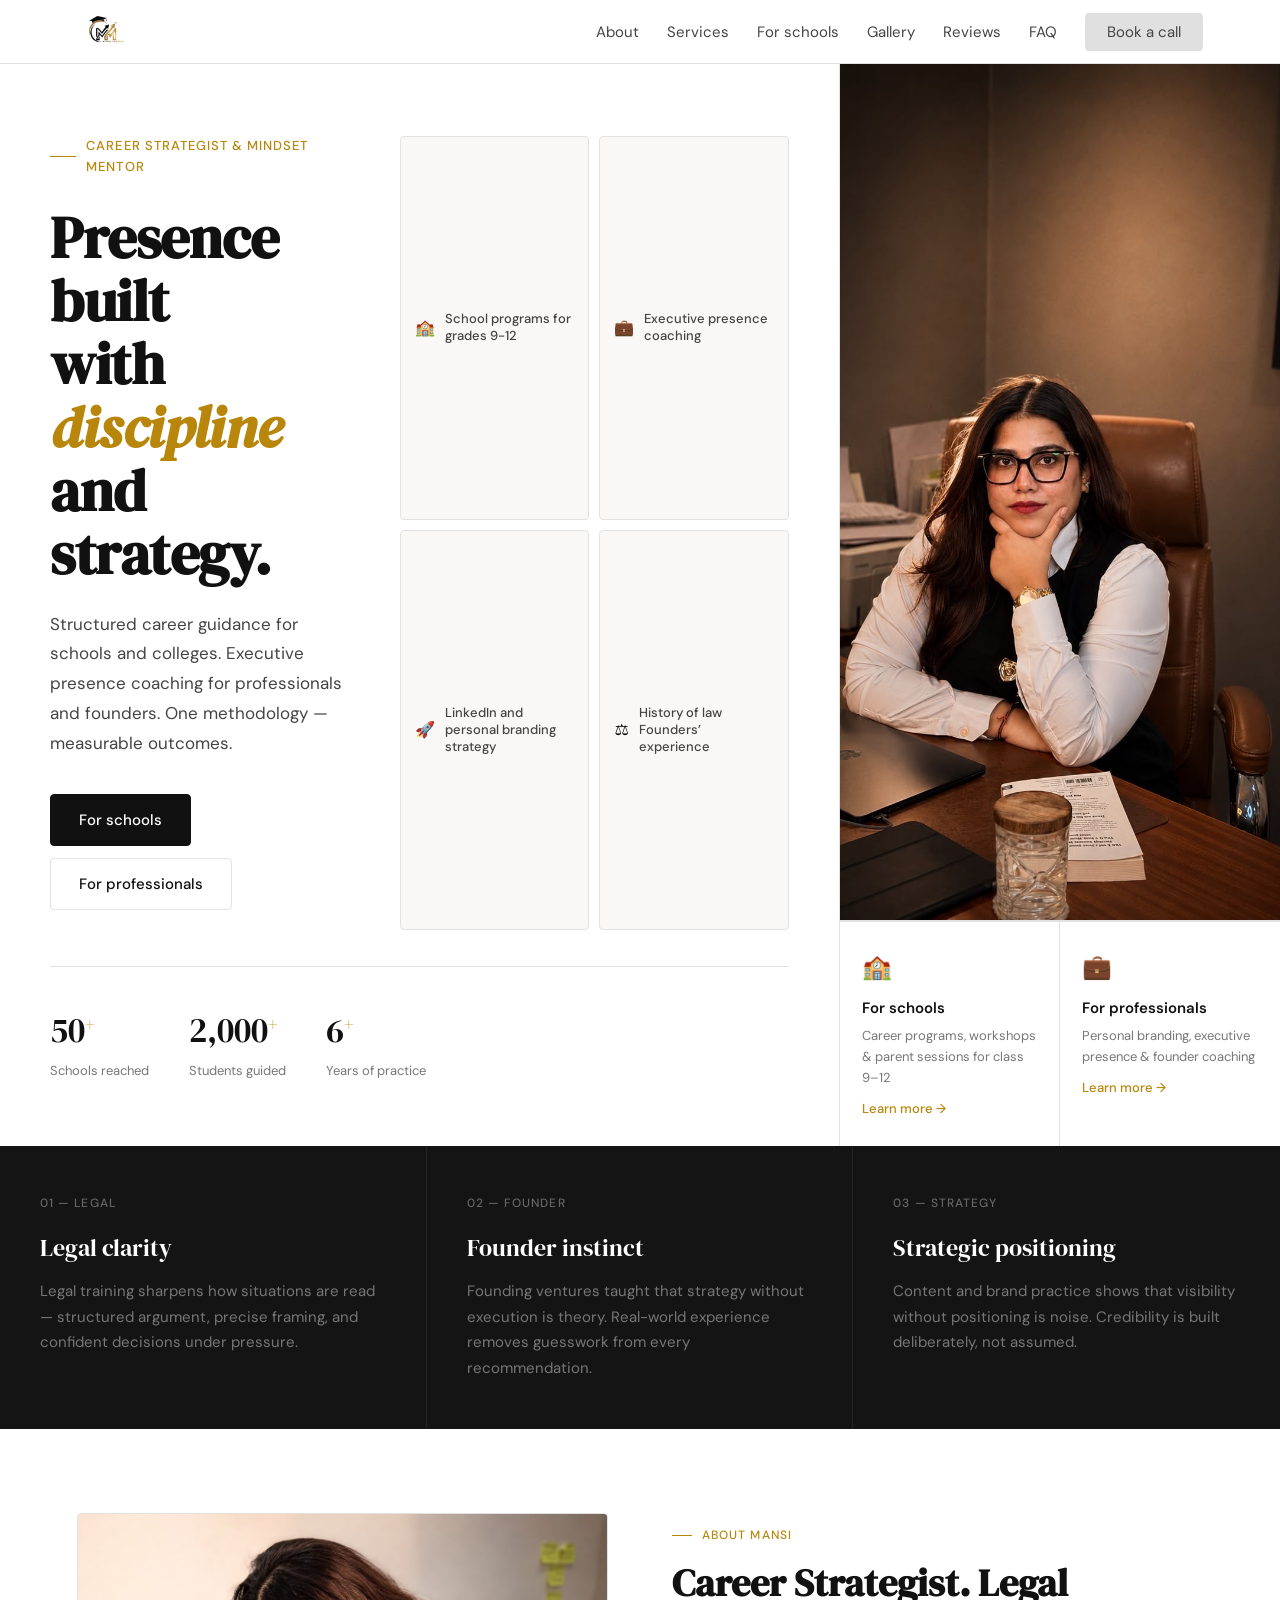
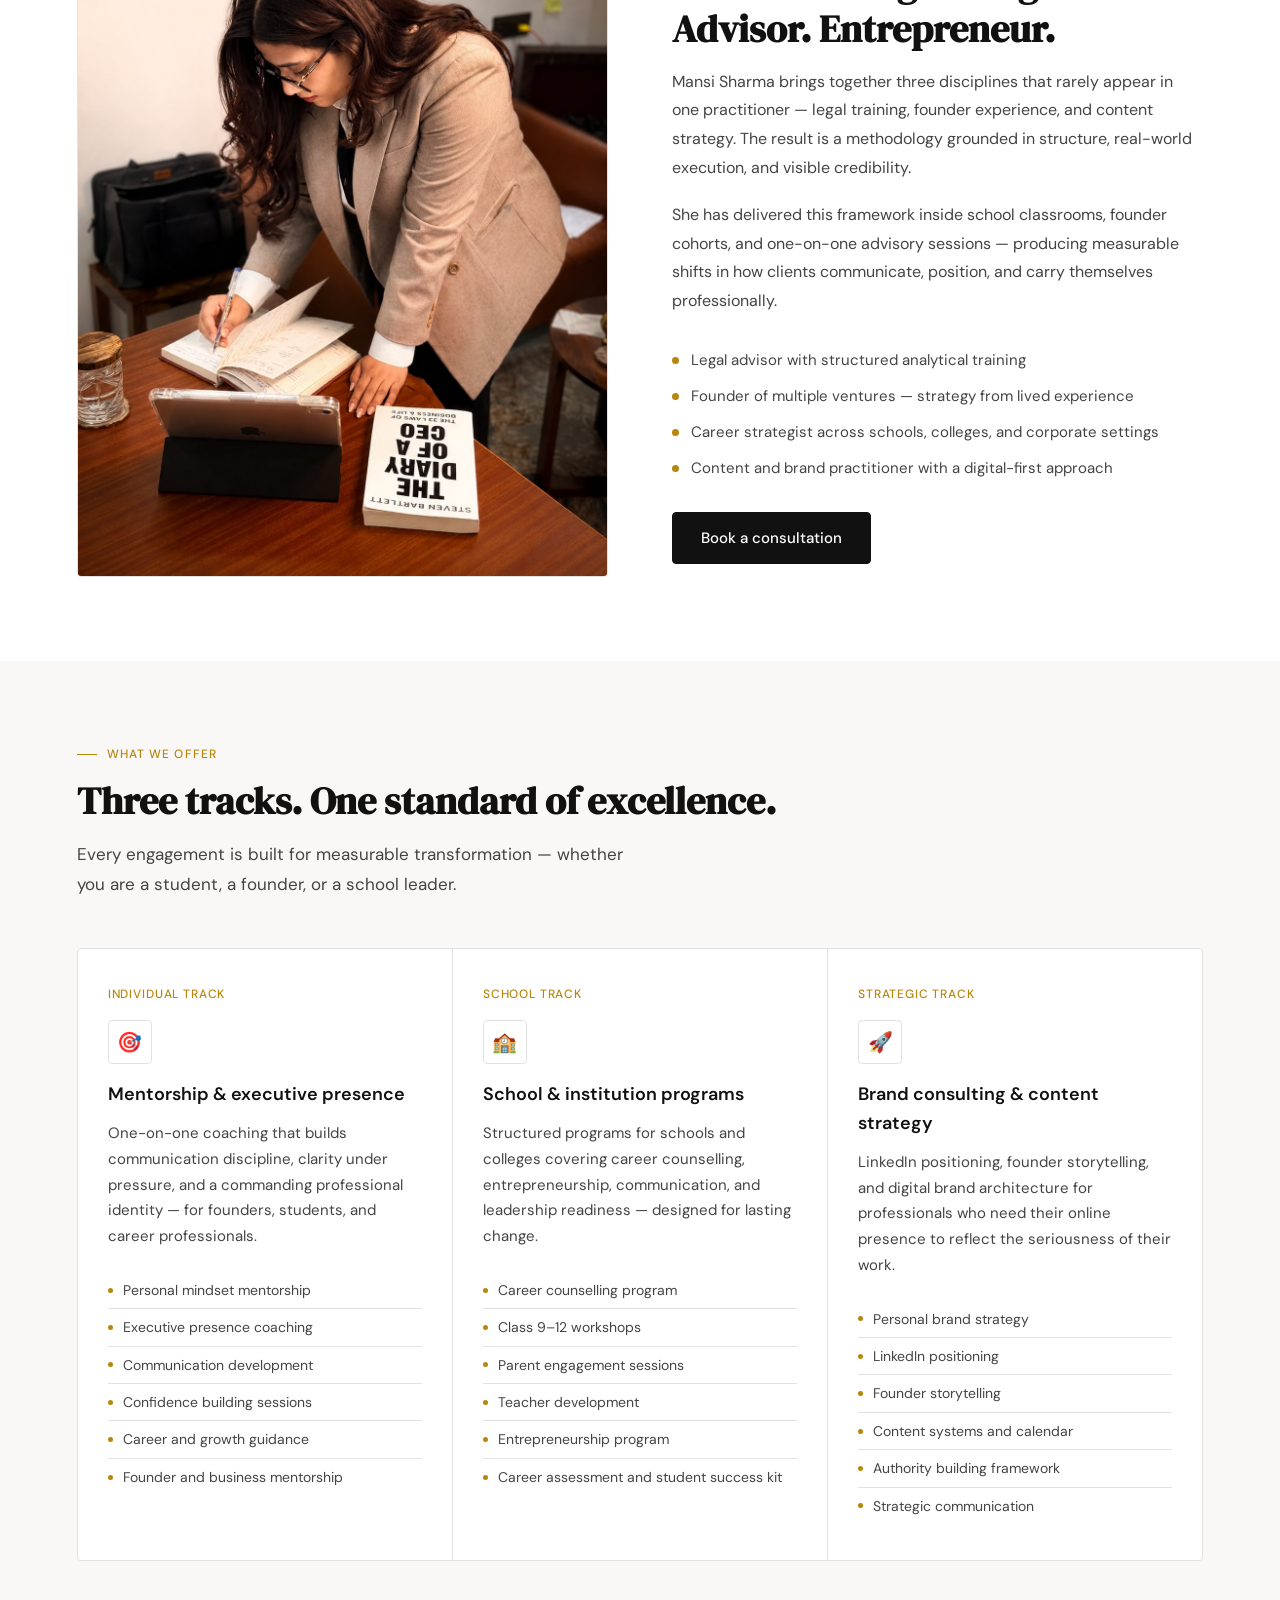
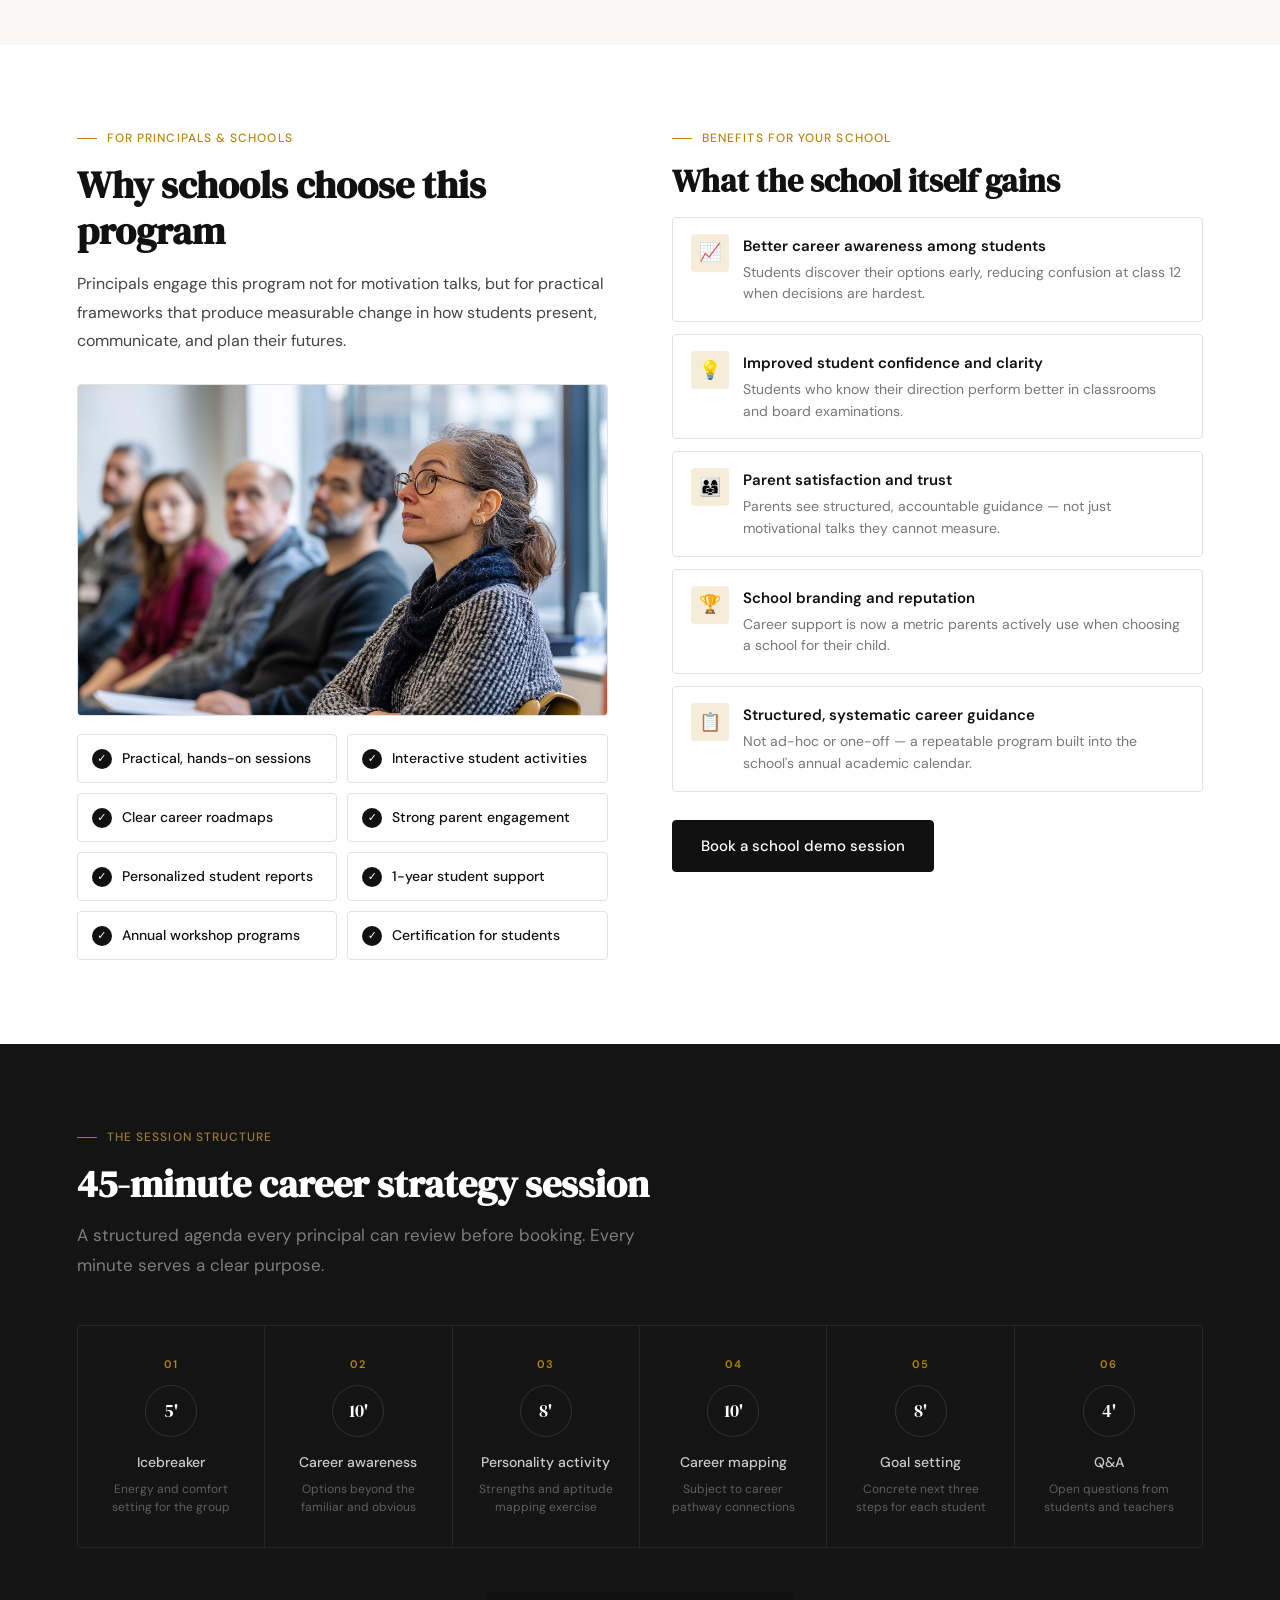
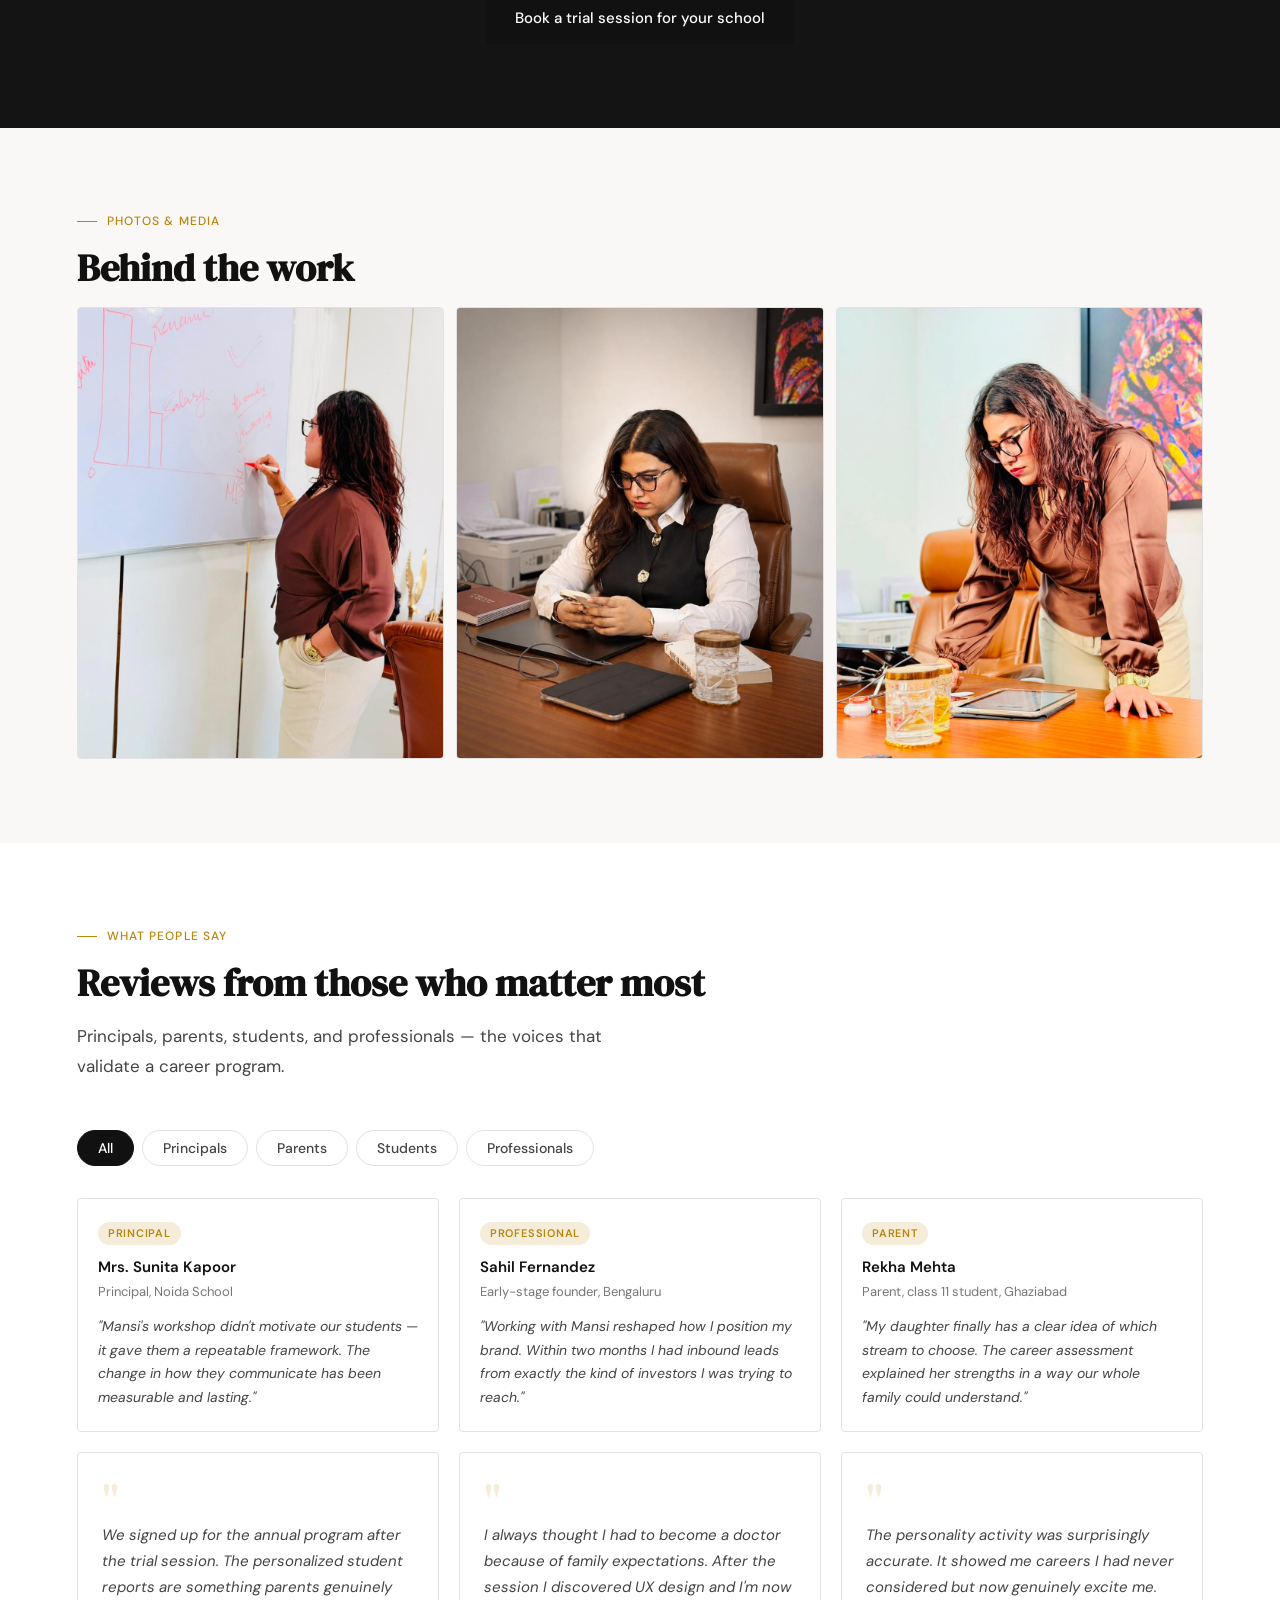
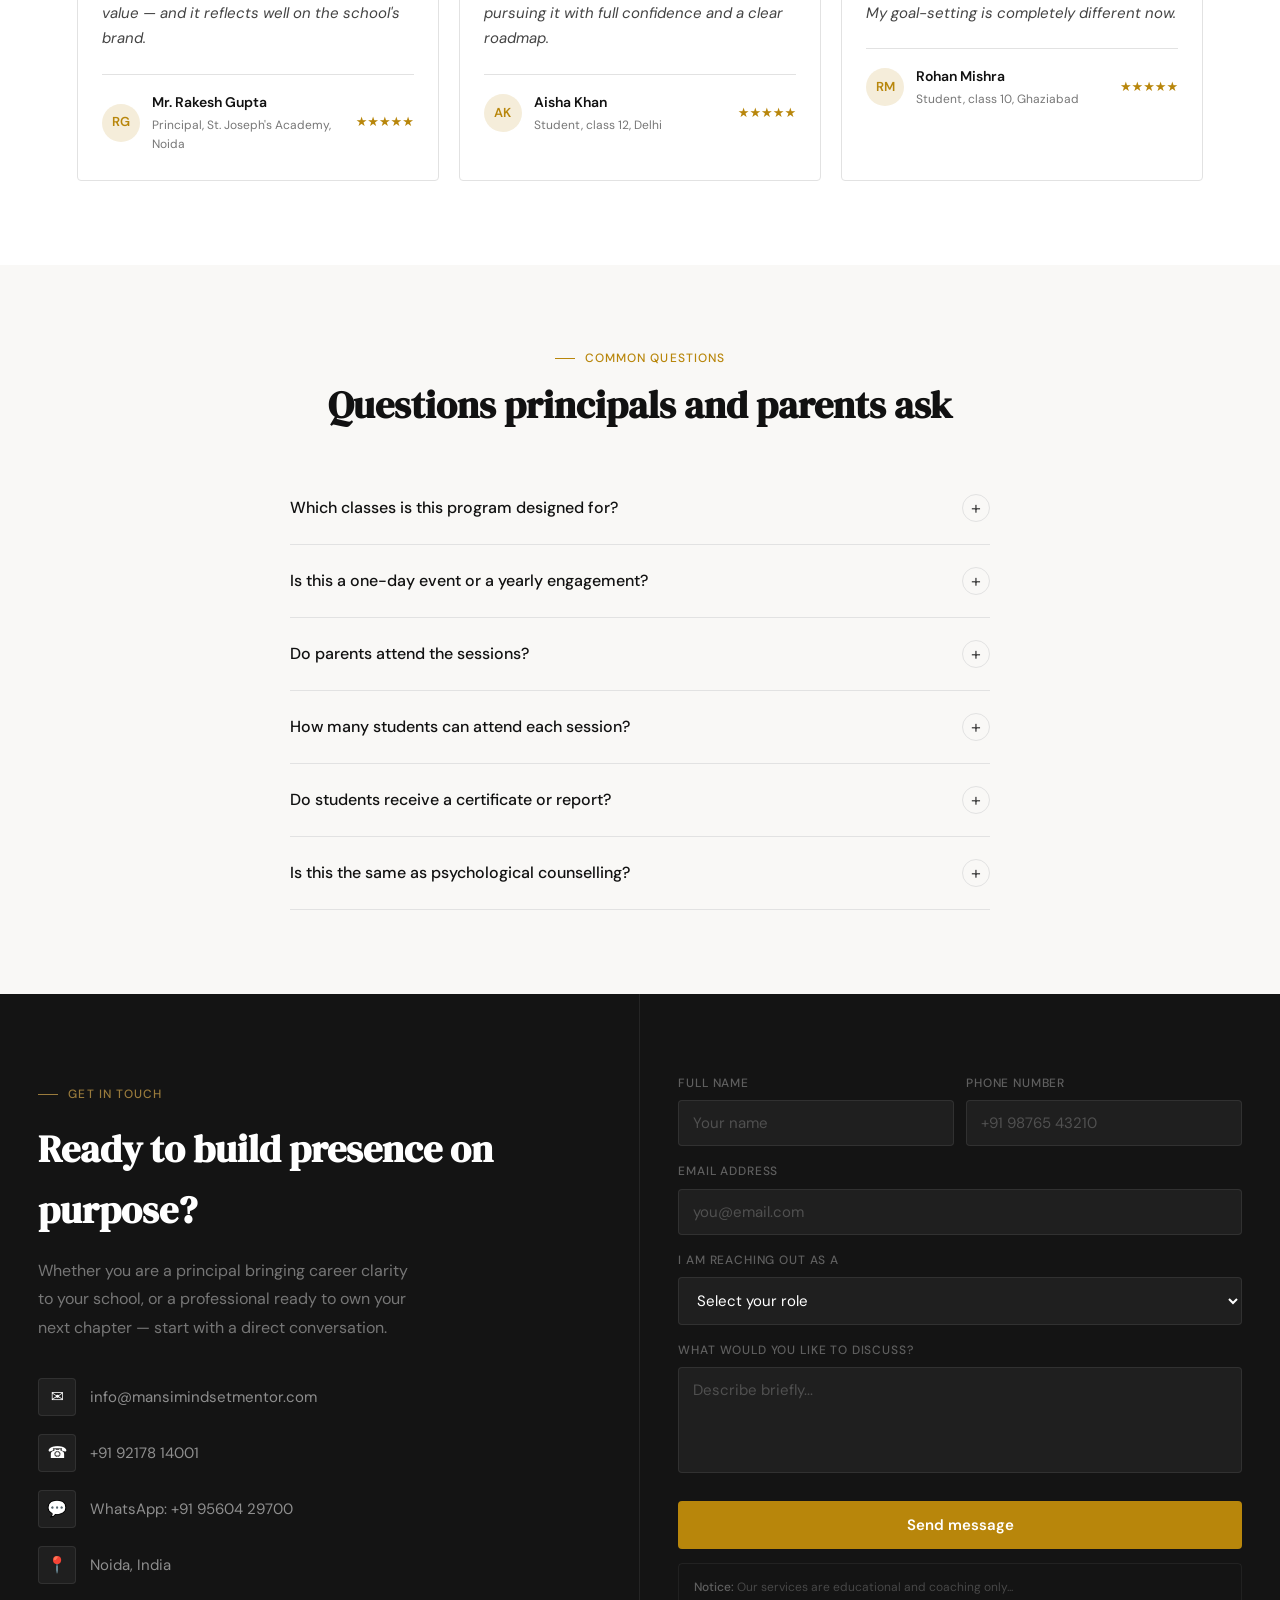
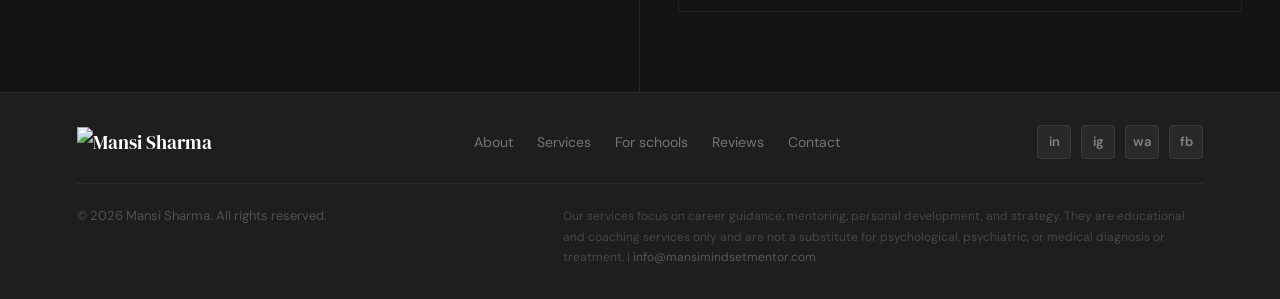
<file: index.html>
<!doctype html>
<html lang="en">
  <head>
    <meta charset="UTF-8" />
    <meta name="viewport" content="width=device-width, initial-scale=1.0" />
    <title>Mansi Sharma — Career Strategist & Mindset Mentor</title>
    <meta
      name="description"
      content="Career guidance for schools and executive presence coaching for professionals. Structured. Outcome-driven."
    />
    <link rel="preconnect" href="https://fonts.googleapis.com" />
    <link rel="preconnect" href="https://fonts.gstatic.com" crossorigin />
    <link
      href="https://fonts.googleapis.com/css2?family=DM+Serif+Display:ital@0;1&family=DM+Sans:ital,opsz,wght@0,9..40,400;0,9..40,500;0,9..40,600;1,9..40,400&display=swap"
      rel="stylesheet"
    />
    <link rel="icon" type="image/png" href="/img/white-logo-removebg-preview (2).png">
    <style>
      :root {
        --ink: #111111;
        --ink-2: #444444;
        --ink-3: #777777;
        --border: #e2e2e2;
        --bg: #ffffff;
        --bg-warm: #f9f8f6;
        --bg-dark: #141414;
        --bg-dark2: #1e1e1e;
        --gold: #b8860b;
        --gold-lt: #f5edda;
        --serif: "DM Serif Display", Georgia, serif;
        --sans: "DM Sans", system-ui, sans-serif;
        --r: 4px;
      }

      *,
      *::before,
      *::after {
        box-sizing: border-box;
        margin: 0;
        padding: 0;
      }

      html {
        scroll-behavior: smooth;
        font-size: 16px;
      }

      body {
        font-family: var(--sans);
        background: var(--bg);
        color: var(--ink);
        line-height: 1.6;
        -webkit-font-smoothing: antialiased;
      }

      img {
        display: block;
        max-width: 100%;
      }

      a {
        text-decoration: none;
        color: inherit;
      }

      /* ─── NAV ─── */
      nav {
        position: sticky;
        top: 0;
        z-index: 200;
        height: 64px;
        background: rgba(255, 255, 255, 0.97);
        border-bottom: 1px solid var(--border);
        display: flex;
        align-items: center;
        padding: 0 6%;
        justify-content: space-between;
        backdrop-filter: blur(8px);
      }

      .nav-logo {
        font-family: var(--serif);
        font-size: 20px;
        color: var(--ink);
      }

      .nav-logo b {
        color: var(--gold);
        font-weight: 400;
      }

      .nav-links {
        list-style: none;
        display: flex;
        gap: 28px;
        align-items: center;
      }

      .nav-links a {
        font-size: 15px;
        color: var(--ink-2);
        font-weight: 400;
        transition: color 0.15s;
      }

      .nav-links a:hover {
        color: var(--ink);
      }

      .nav-book {
        background: rgb(224, 224, 224);
        color: #fff;
        font-size: 14px;
        font-weight: 500;
        padding: 9px 22px;
        border-radius: var(--r);
        font-family: var(--sans);
        transition: background 0.15s;
      }

      .nav-book:hover {
        background: var(--gold);
        color: #fff;
      }

      .hamburger {
        display: none;
        background: none;
        border: none;
        cursor: pointer;
        padding: 4px;
      }

      .hamburger span {
        display: block;
        width: 22px;
        height: 1.5px;
        background: var(--ink);
        margin: 5px 0;
      }

      .m-menu {
        display: none;
        position: fixed;
        inset: 0;
        z-index: 300;
        background: #fff;
        flex-direction: column;
        padding: 20px 6%;
      }

      .m-menu.open {
        display: flex;
      }

      .m-top {
        display: flex;
        justify-content: space-between;
        align-items: center;
        margin-bottom: 32px;
      }

      .m-close {
        background: none;
        border: none;
        font-size: 28px;
        cursor: pointer;
        color: var(--ink);
      }

      .m-links {
        list-style: none;
      }

      .m-links li {
        border-bottom: 1px solid var(--border);
      }

      .m-links li a {
        display: block;
        padding: 18px 0;
        font-size: 22px;
        font-family: var(--serif);
        color: var(--ink);
      }

      .m-cta {
        margin-top: 28px;
      }

      .m-cta a {
        display: block;
        text-align: center;
        background: var(--ink);
        color: #fff;
        padding: 16px;
        border-radius: var(--r);
        font-size: 16px;
        font-weight: 500;
      }

      /* ─── HERO ─── */
      .hero {
        display: grid;
        grid-template-columns: 1fr 440px;
        gap: 0;
        min-height: calc(100vh - 64px);
        align-items: stretch;
      }

      .hero-left {
        padding: 72px 6% 64px;
        display: flex;
        flex-direction: column;
        justify-content: center;
        border-right: 1px solid var(--border);
      }

      .hero-tag {
        font-size: 13px;
        font-weight: 500;
        letter-spacing: 0.08em;
        text-transform: uppercase;
        color: var(--gold);
        display: flex;
        align-items: center;
        gap: 10px;
        margin-bottom: 28px;
      }

      .hero-tag::before {
        content: "";
        display: block;
        width: 28px;
        height: 1px;
        background: var(--gold);
      }

      .hero-h1 {
        font-family: var(--serif);
        font-size: clamp(40px, 4.5vw, 60px);
        line-height: 1.1;
        color: var(--ink);
        margin-bottom: 24px;
        letter-spacing: -0.01em;
      }

      .hero-h1 i {
        font-style: italic;
        color: var(--gold);
      }

      .hero-desc {
        font-size: 17px;
        color: var(--ink-2);
        line-height: 1.75;
        max-width: 480px;
        margin-bottom: 36px;
      }

      .hero-actions {
        display: flex;
        gap: 12px;
        flex-wrap: wrap;
        margin-bottom: 56px;
      }

      .btn-primary {
        background: var(--ink);
        color: #fff;
        padding: 13px 28px;
        border-radius: var(--r);
        font-size: 15px;
        font-weight: 500;
        font-family: var(--sans);
        border: 1.5px solid var(--ink);
        transition: all 0.15s;
        cursor: pointer;
        display: inline-block;
      }

      .btn-primary:hover {
        background: var(--gold);
        border-color: var(--gold);
      }

      .btn-ghost {
        background: transparent;
        color: var(--ink);
        padding: 13px 28px;
        border-radius: var(--r);
        font-size: 15px;
        font-weight: 500;
        font-family: var(--sans);
        border: 1.5px solid var(--border);
        transition: all 0.15s;
        cursor: pointer;
        display: inline-block;
      }

      .btn-ghost:hover {
        border-color: var(--ink);
      }

      .hero-trust {
        display: grid;
        grid-template-columns: 1fr 1fr;
        gap: 10px;
        margin-bottom: 36px;
      }

      .trust-item {
        display: flex;
        align-items: center;
        gap: 10px;
        padding: 11px 14px;
        border: 1px solid var(--border);
        border-radius: var(--r);
        background: var(--bg-warm);
      }

      .trust-icon {
        font-size: 16px;
        flex-shrink: 0;
      }

      .trust-txt {
        font-size: 13px;
        color: var(--ink-2);
        font-weight: 500;
        line-height: 1.3;
      }

      .hero-stats {
        display: flex;
        gap: 40px;
        padding-top: 36px;
        border-top: 1px solid var(--border);
      }

      .h-stat-num {
        font-family: var(--serif);
        font-size: 34px;
        color: var(--ink);
      }

      .h-stat-num sup {
        font-size: 18px;
        color: var(--gold);
      }

      .h-stat-lbl {
        font-size: 13px;
        color: var(--ink-3);
        margin-top: 3px;
      }

      .hero-right {
        display: flex;
        flex-direction: column;
      }

      .hero-photo-slot {
        flex: 1;
        background: var(--bg-warm);
        position: relative;
        min-height: 340px;
        overflow: hidden;
        border-bottom: 1px solid var(--border);
      }

      .img-placeholder {
        position: absolute;
        inset: 0;
        display: flex;
        flex-direction: column;
        align-items: center;
        justify-content: center;
        gap: 10px;
      }

      .img-placeholder-icon {
        width: 56px;
        height: 56px;
        border-radius: 50%;
        border: 1.5px dashed #c8c4bd;
        display: flex;
        align-items: center;
        justify-content: center;
      }

      .img-placeholder-icon svg {
        width: 22px;
        height: 22px;
        stroke: #c8c4bd;
        fill: none;
      }

      .img-placeholder p {
        font-size: 13px;
        color: #c0bab2;
        font-weight: 500;
        letter-spacing: 0.04em;
        text-align: center;
        line-height: 1.5;
      }

      .img-placeholder small {
        font-size: 12px;
        color: #d4cfc7;
      }

      .hero-journey-cards {
        display: grid;
        grid-template-columns: 1fr 1fr;
      }

      .j-card {
        padding: 26px 22px;
        border-right: 1px solid var(--border);
        border-top: 1px solid var(--border);
        transition: background 0.15s;
        cursor: pointer;
      }

      .j-card:last-child {
        border-right: none;
      }

      .j-card:hover {
        background: var(--bg-warm);
      }

      .j-card-icon {
        font-size: 24px;
        margin-bottom: 10px;
      }

      .j-card-title {
        font-size: 15px;
        font-weight: 600;
        color: var(--ink);
        margin-bottom: 6px;
      }

      .j-card-desc {
        font-size: 13px;
        color: var(--ink-3);
        line-height: 1.6;
      }

      .j-card-link {
        font-size: 13px;
        color: var(--gold);
        margin-top: 10px;
        font-weight: 500;
        display: block;
      }

      /* ─── SECTION COMMON ─── */
      .section {
        padding: 84px 6%;
      }

      .section-alt {
        background: var(--bg-warm);
      }

      .section-dark {
        background: var(--bg-dark);
      }

      .eyebrow {
        font-size: 12px;
        font-weight: 500;
        letter-spacing: 0.09em;
        text-transform: uppercase;
        color: var(--gold);
        display: flex;
        align-items: center;
        gap: 10px;
        margin-bottom: 14px;
      }

      .eyebrow::before {
        content: "";
        display: block;
        width: 20px;
        height: 1px;
        background: var(--gold);
      }

      .eyebrow-dark {
        color: #9a7b3c;
      }

      .eyebrow-dark::before {
        background: #9a7b3c;
      }

      h2.sh {
        font-family: var(--serif);
        font-size: clamp(28px, 3vw, 42px);
        color: var(--ink);
        line-height: 1.2;
        margin-bottom: 16px;
      }

      h2.sh-dark {
        color: #fff;
      }

      p.sp {
        font-size: 17px;
        color: var(--ink-2);
        line-height: 1.75;
        max-width: 560px;
        margin-bottom: 48px;
      }

      p.sp-dark {
        color: rgba(255, 255, 255, 0.45);
      }

      /* ─── PILLARS ─── */
      .pillars {
        background: var(--bg-dark);
        display: grid;
        grid-template-columns: repeat(3, 1fr);
      }

      .pillar {
        padding: 48px 40px;
        border-right: 1px solid rgba(255, 255, 255, 0.07);
      }

      .pillar:last-child {
        border-right: none;
      }

      .pillar-num {
        font-size: 12px;
        font-weight: 500;
        letter-spacing: 0.09em;
        color: #666;
        text-transform: uppercase;
        margin-bottom: 16px;
      }

      .pillar-title {
        font-family: var(--serif);
        font-size: 24px;
        color: #fff;
        margin-bottom: 12px;
      }

      .pillar-desc {
        font-size: 15px;
        color: rgba(255, 255, 255, 0.42);
        line-height: 1.7;
      }

      /* ─── ABOUT ─── */
      .about-grid {
        display: grid;
        grid-template-columns: 1fr 1fr;
        gap: 64px;
        align-items: center;
      }

      .about-img-slot {
        aspect-ratio: 4/5;
        background: var(--bg-warm);
        border: 1px solid var(--border);
        border-radius: var(--r);
        position: relative;
        overflow: hidden;
      }

      .about-img-slot img {
        width: 100%;
        height: 100%;
        object-fit: cover;
      }

      .about-text p {
        font-size: 16px;
        color: var(--ink-2);
        line-height: 1.8;
        margin-bottom: 18px;
      }

      .about-text p:last-of-type {
        margin-bottom: 32px;
      }

      .credentials {
        display: flex;
        flex-direction: column;
        gap: 12px;
        margin-bottom: 32px;
      }

      .cred-item {
        display: flex;
        align-items: center;
        gap: 12px;
        font-size: 15px;
        color: var(--ink-2);
      }

      .cred-dot {
        width: 7px;
        height: 7px;
        border-radius: 50%;
        background: var(--gold);
        flex-shrink: 0;
      }

      /* ─── SERVICES ─── */
      .services-grid {
        display: grid;
        grid-template-columns: repeat(3, 1fr);
        gap: 1px;
        background: var(--border);
        border: 1px solid var(--border);
        border-radius: var(--r);
        overflow: hidden;
      }

      .svc {
        background: var(--bg);
        padding: 36px 30px;
        transition: background 0.15s;
      }

      .svc:hover {
        background: var(--bg-warm);
      }

      .svc-track {
        font-size: 12px;
        font-weight: 500;
        letter-spacing: 0.07em;
        text-transform: uppercase;
        color: var(--gold);
        margin-bottom: 16px;
      }

      .svc-icon {
        width: 44px;
        height: 44px;
        border-radius: var(--r);
        border: 1px solid var(--border);
        display: flex;
        align-items: center;
        justify-content: center;
        font-size: 20px;
        margin-bottom: 16px;
        background: var(--bg);
      }

      .svc-title {
        font-size: 18px;
        font-weight: 600;
        color: var(--ink);
        margin-bottom: 12px;
      }

      .svc-desc {
        font-size: 15px;
        color: var(--ink-2);
        line-height: 1.72;
        margin-bottom: 22px;
      }

      .svc-list {
        list-style: none;
      }

      .svc-list li {
        font-size: 14px;
        color: var(--ink-2);
        padding: 7px 0;
        border-bottom: 1px solid var(--border);
        display: flex;
        align-items: center;
        gap: 10px;
      }

      .svc-list li:last-child {
        border-bottom: none;
      }

      .svc-list li::before {
        content: "";
        display: block;
        width: 5px;
        height: 5px;
        border-radius: 50%;
        background: var(--gold);
        flex-shrink: 0;
      }

      /* ─── SCHOOLS ─── */
      .school-grid {
        display: grid;
        grid-template-columns: 1fr 1fr;
        gap: 64px;
        align-items: start;
      }

      .why-list {
        display: grid;
        grid-template-columns: 1fr 1fr;
        gap: 10px;
        margin-top: 8px;
      }

      .why-item {
        display: flex;
        align-items: flex-start;
        gap: 10px;
        padding: 13px 14px;
        background: var(--bg);
        border: 1px solid var(--border);
        border-radius: var(--r);
      }

      .why-tick {
        width: 20px;
        height: 20px;
        border-radius: 50%;
        background: var(--ink);
        color: #fff;
        font-size: 11px;
        display: flex;
        align-items: center;
        justify-content: center;
        flex-shrink: 0;
        margin-top: 1px;
      }

      .why-txt {
        font-size: 14px;
        color: var(--ink);
        font-weight: 500;
        line-height: 1.45;
      }

      .school-img-slot {
        width: 100%;
        aspect-ratio: 16/10;
        background: var(--bg-warm);
        border: 1px solid var(--border);
        border-radius: var(--r);
        overflow: hidden;
        position: relative;
        margin-bottom: 18px;
      }

      .benefit-list {
        display: flex;
        flex-direction: column;
        gap: 12px;
      }

      .benefit-row {
        display: flex;
        align-items: flex-start;
        gap: 14px;
        padding: 16px 18px;
        border: 1px solid var(--border);
        border-radius: var(--r);
        background: var(--bg);
      }

      .benefit-icon-box {
        width: 38px;
        height: 38px;
        flex-shrink: 0;
        border-radius: var(--r);
        background: var(--gold-lt);
        display: flex;
        align-items: center;
        justify-content: center;
        font-size: 18px;
      }

      .benefit-title {
        font-size: 15px;
        font-weight: 600;
        color: var(--ink);
        margin-bottom: 4px;
      }

      .benefit-sub {
        font-size: 14px;
        color: var(--ink-3);
        line-height: 1.55;
      }

      /* ─── SESSION ─── */
      .session-section {
        background: var(--bg-dark);
        padding: 84px 6%;
      }

      .session-grid {
        display: grid;
        grid-template-columns: repeat(6, 1fr);
        gap: 0;
        border: 1px solid rgba(255, 255, 255, 0.08);
        border-radius: var(--r);
        overflow: hidden;
      }

      .session-step {
        padding: 30px 20px;
        border-right: 1px solid rgba(255, 255, 255, 0.08);
        transition: background 0.15s;
        text-align: center;
      }

      .session-step:last-child {
        border-right: none;
      }

      .session-step:hover {
        background: rgba(255, 255, 255, 0.03);
      }

      .ss-num {
        font-size: 11px;
        font-weight: 600;
        letter-spacing: 0.1em;
        color: var(--gold);
        margin-bottom: 12px;
      }

      .ss-time {
        width: 52px;
        height: 52px;
        border-radius: 50%;
        border: 1px solid rgba(255, 255, 255, 0.12);
        display: flex;
        align-items: center;
        justify-content: center;
        font-family: var(--serif);
        font-size: 18px;
        color: #fff;
        margin: 0 auto 14px;
      }

      .ss-label {
        font-size: 14px;
        font-weight: 500;
        color: rgba(255, 255, 255, 0.78);
        margin-bottom: 6px;
      }

      .ss-sub {
        font-size: 12px;
        color: rgba(255, 255, 255, 0.32);
        line-height: 1.55;
      }

      /* ─── GALLERY ─── */
      .gallery-grid {
        display: grid;
        grid-template-columns: repeat(3, 1fr);
        grid-template-rows: 220px 220px;
        gap: 12px;
      }

      .gallery-slot {
        background: var(--bg-warm);
        border: 1px solid var(--border);
        border-radius: var(--r);
        overflow: hidden;
        position: relative;
      }

      .gallery-slot.tall {
        grid-row: span 2;
      }

      .gallery-slot img {
        width: 100%;
        height: 100%;
        object-fit: cover;
      }

      .gallery-slot-inner {
        position: absolute;
        inset: 0;
        display: flex;
        flex-direction: column;
        align-items: center;
        justify-content: center;
        gap: 8px;
      }

      .gallery-slot-inner svg {
        width: 28px;
        height: 28px;
        stroke: #c0bab2;
        fill: none;
      }

      .gallery-slot-inner span {
        font-size: 12px;
        color: #c0bab2;
        font-weight: 500;
        letter-spacing: 0.04em;
        text-align: center;
      }

      /* ─── TESTIMONIALS ─── */
      .t-tabs {
        display: flex;
        gap: 8px;
        margin-bottom: 32px;
        flex-wrap: wrap;
      }

      .t-tab {
        padding: 8px 20px;
        border-radius: 100px;
        font-size: 14px;
        font-weight: 500;
        cursor: pointer;
        border: 1px solid var(--border);
        background: var(--bg);
        color: var(--ink-2);
        transition: all 0.15s;
        font-family: var(--sans);
      }

      .t-tab:hover {
        border-color: var(--ink);
        color: var(--ink);
      }

      .t-tab.on {
        background: var(--ink);
        border-color: var(--ink);
        color: #fff;
      }

      .t-grid {
        display: grid;
        grid-template-columns: repeat(3, 1fr);
        gap: 20px;
      }

      .t-video-card {
        border: 1px solid var(--border);
        border-radius: var(--r);
        overflow: hidden;
        background: var(--bg);
      }

      .t-video-slot {
        aspect-ratio: 16/9;
        background: #f0ede8;
        position: relative;
        display: flex;
        align-items: center;
        justify-content: center;
        cursor: pointer;
      }

      .t-video-slot img {
        position: absolute;
        inset: 0;
        width: 100%;
        height: 100%;
        object-fit: cover;
      }

      .play-btn {
        width: 52px;
        height: 52px;
        border-radius: 50%;
        background: rgba(255, 255, 255, 0.9);
        display: flex;
        align-items: center;
        justify-content: center;
        position: relative;
        z-index: 2;
        box-shadow: 0 2px 12px rgba(0, 0, 0, 0.15);
      }

      .play-btn svg {
        width: 20px;
        height: 20px;
        fill: var(--ink);
        margin-left: 2px;
      }

      .t-video-body {
        padding: 20px 20px 22px;
      }

      .t-video-name {
        font-size: 15px;
        font-weight: 600;
        color: var(--ink);
        margin-bottom: 3px;
      }

      .t-video-role {
        font-size: 13px;
        color: var(--ink-3);
        margin-bottom: 12px;
      }

      .t-video-quote {
        font-size: 14px;
        color: var(--ink-2);
        line-height: 1.68;
        font-style: italic;
      }

      .t-video-tag {
        display: inline-block;
        font-size: 11px;
        font-weight: 600;
        letter-spacing: 0.07em;
        text-transform: uppercase;
        padding: 3px 10px;
        border-radius: 100px;
        background: var(--gold-lt);
        color: var(--gold);
        margin-bottom: 10px;
      }

      .t-text-card {
        border: 1px solid var(--border);
        border-radius: var(--r);
        padding: 26px 24px;
        background: var(--bg);
        transition: border-color 0.15s;
      }

      .t-text-card:hover {
        border-color: #c8c4bd;
      }

      .t-quote {
        font-family: var(--serif);
        font-size: 40px;
        color: var(--gold-lt);
        line-height: 1;
        margin-bottom: 4px;
      }

      .t-body {
        font-size: 15px;
        color: var(--ink-2);
        line-height: 1.72;
        margin-bottom: 22px;
        font-style: italic;
      }

      .t-person {
        display: flex;
        align-items: center;
        gap: 12px;
        border-top: 1px solid var(--border);
        padding-top: 16px;
      }

      .t-avatar {
        width: 38px;
        height: 38px;
        border-radius: 50%;
        background: var(--gold-lt);
        display: flex;
        align-items: center;
        justify-content: center;
        font-size: 13px;
        font-weight: 600;
        color: var(--gold);
        flex-shrink: 0;
        overflow: hidden;
      }

      .t-avatar img {
        width: 100%;
        height: 100%;
        object-fit: cover;
      }

      .t-name {
        font-size: 14px;
        font-weight: 600;
        color: var(--ink);
      }

      .t-role {
        font-size: 12px;
        color: var(--ink-3);
        margin-top: 2px;
      }

      .t-stars {
        margin-left: auto;
        font-size: 13px;
        color: var(--gold);
      }

      /* ─── FAQ ─── */
      .faq-wrap {
        max-width: 700px;
        margin: 0 auto;
      }

      .faq-item {
        border-bottom: 1px solid var(--border);
      }

      .faq-q {
        width: 100%;
        background: none;
        border: none;
        cursor: pointer;
        padding: 22px 0;
        display: flex;
        align-items: center;
        justify-content: space-between;
        gap: 16px;
        font-family: var(--sans);
        text-align: left;
      }

      .faq-q-text {
        font-size: 16px;
        font-weight: 500;
        color: var(--ink);
        line-height: 1.4;
      }

      .faq-ico {
        width: 28px;
        height: 28px;
        border-radius: 50%;
        background: var(--bg-warm);
        border: 1px solid var(--border);
        display: flex;
        align-items: center;
        justify-content: center;
        font-size: 18px;
        color: var(--ink-2);
        flex-shrink: 0;
        transition: all 0.2s;
        line-height: 1;
      }

      .faq-item.open .faq-ico {
        background: var(--ink);
        color: #fff;
        transform: rotate(45deg);
      }

      .faq-ans {
        font-size: 15px;
        color: var(--ink-2);
        line-height: 1.78;
        max-height: 0;
        overflow: hidden;
        transition:
          max-height 0.3s ease,
          padding 0.25s;
      }

      .faq-item.open .faq-ans {
        max-height: 260px;
        padding-bottom: 22px;
      }

      /* ─── CONTACT ─── */
      .contact-wrap {
        display: grid;
        grid-template-columns: 1fr 1fr;
        gap: 0;
        background: var(--bg-dark);
        min-height: 520px;
      }

      .contact-left {
        padding: 80px 6%;
        border-right: 1px solid rgba(255, 255, 255, 0.07);
        display: flex;
        flex-direction: column;
        justify-content: center;
      }

      .contact-left h2 {
        font-family: var(--serif);
        font-size: clamp(28px, 3vw, 40px);
        color: #fff;
        margin-bottom: 16px;
      }

      .contact-left p {
        font-size: 16px;
        color: rgba(255, 255, 255, 0.42);
        line-height: 1.78;
        margin-bottom: 36px;
        max-width: 380px;
      }

      .c-detail {
        display: flex;
        align-items: center;
        gap: 14px;
        margin-bottom: 18px;
      }

      .c-icon {
        width: 38px;
        height: 38px;
        border-radius: var(--r);
        background: rgba(255, 255, 255, 0.05);
        border: 1px solid rgba(255, 255, 255, 0.08);
        display: flex;
        align-items: center;
        justify-content: center;
        font-size: 16px;
        flex-shrink: 0;
      }

      .c-text {
        font-size: 15px;
        color: rgba(255, 255, 255, 0.52);
      }

      .contact-right {
        padding: 80px 6%;
        display: flex;
        flex-direction: column;
        justify-content: center;
      }

      .form-group {
        margin-bottom: 16px;
      }

      .form-group label {
        display: block;
        font-size: 12px;
        font-weight: 500;
        letter-spacing: 0.07em;
        text-transform: uppercase;
        color: rgba(255, 255, 255, 0.32);
        margin-bottom: 7px;
      }

      .form-group input,
      .form-group select,
      .form-group textarea {
        width: 100%;
        background: rgba(255, 255, 255, 0.05);
        border: 1px solid rgba(255, 255, 255, 0.08);
        border-radius: var(--r);
        padding: 12px 14px;
        font-size: 15px;
        color: #fff;
        font-family: var(--sans);
        outline: none;
        transition: border-color 0.15s;
        resize: none;
      }

      .form-group input::placeholder,
      .form-group textarea::placeholder {
        color: rgba(255, 255, 255, 0.22);
      }

      .form-group input:focus,
      .form-group select:focus,
      .form-group textarea:focus {
        border-color: rgba(255, 255, 255, 0.28);
      }

      .form-group select option {
        background: #1a1a1a;
      }

      .form-row {
        display: grid;
        grid-template-columns: 1fr 1fr;
        gap: 12px;
      }

      .form-submit {
        width: 100%;
        background: var(--gold);
        color: #fff;
        border: none;
        padding: 14px;
        border-radius: var(--r);
        font-size: 15px;
        font-weight: 600;
        font-family: var(--sans);
        cursor: pointer;
        transition: background 0.15s;
        margin-top: 4px;
      }

      .form-submit:hover {
        background: #9a6e09;
      }

      .disc-note {
        font-size: 12px;
        color: rgba(255, 255, 255, 0.22);
        line-height: 1.65;
        margin-top: 14px;
        padding: 14px 15px;
        border: 1px solid rgba(255, 255, 255, 0.06);
        border-radius: var(--r);
      }

      .disc-note strong {
        color: rgba(255, 255, 255, 0.32);
        font-weight: 500;
      }

      /* ─── FOOTER ─── */
      footer {
        background: var(--bg-dark2);
        border-top: 1px solid rgba(255, 255, 255, 0.06);
        padding: 32px 6%;
      }

      .footer-top {
        display: flex;
        align-items: center;
        justify-content: space-between;
        margin-bottom: 24px;
        flex-wrap: wrap;
        gap: 16px;
      }

      .footer-logo {
        font-family: var(--serif);
        font-size: 19px;
        color: #fff;
      }

      .footer-logo b {
        color: var(--gold);
        font-weight: 400;
      }

      .footer-links {
        display: flex;
        gap: 24px;
      }

      .footer-links a {
        font-size: 14px;
        color: rgba(255, 255, 255, 0.38);
        transition: color 0.15s;
      }

      .footer-links a:hover {
        color: rgba(255, 255, 255, 0.72);
      }

      .footer-socials {
        display: flex;
        gap: 10px;
      }

      .f-social {
        width: 34px;
        height: 34px;
        border-radius: var(--r);
        background: rgba(255, 255, 255, 0.05);
        border: 1px solid rgba(255, 255, 255, 0.08);
        display: flex;
        align-items: center;
        justify-content: center;
        font-size: 13px;
        font-weight: 600;
        color: rgba(255, 255, 255, 0.42);
        transition: all 0.15s;
      }

      .f-social:hover {
        background: var(--gold);
        border-color: var(--gold);
        color: #fff;
      }

      .footer-bottom {
        border-top: 1px solid rgba(255, 255, 255, 0.06);
        padding-top: 22px;
        display: flex;
        justify-content: space-between;
        align-items: flex-start;
        gap: 24px;
        flex-wrap: wrap;
      }

      .footer-copy {
        font-size: 13px;
        color: rgba(255, 255, 255, 0.22);
      }

      .footer-disc {
        font-size: 12px;
        color: rgba(255, 255, 255, 0.18);
        line-height: 1.68;
        max-width: 640px;
      }

      /* ─── REVEAL ─── */
      .rev {
        opacity: 0;
        transform: translateY(20px);
        transition:
          opacity 0.5s ease,
          transform 0.5s ease;
      }

      .rev.in {
        opacity: 1;
        transform: translateY(0);
      }

      /* ─── RESPONSIVE ─── */
      @media (max-width: 1024px) {
        .hero {
          grid-template-columns: 1fr;
          min-height: auto;
        }

        .hero-right {
          border-top: 1px solid var(--border);
        }

        .hero-photo-slot {
          min-height: 300px;
        }

        .about-grid {
          grid-template-columns: 1fr;
        }

        .about-img-slot {
          aspect-ratio: 16/7;
        }

        .school-grid {
          grid-template-columns: 1fr;
          gap: 48px;
        }

        .session-grid {
          grid-template-columns: repeat(3, 1fr);
        }

        .session-step {
          border-bottom: 1px solid rgba(255, 255, 255, 0.08);
        }

        .t-grid {
          grid-template-columns: repeat(2, 1fr);
        }

        .services-grid {
          grid-template-columns: 1fr;
        }

        .pillars {
          grid-template-columns: 1fr;
        }

        .pillar {
          border-right: none;
          border-bottom: 1px solid rgba(255, 255, 255, 0.07);
        }

        .pillar:last-child {
          border-bottom: none;
        }

        .contact-wrap {
          grid-template-columns: 1fr;
        }

        .contact-left {
          border-right: none;
          border-bottom: 1px solid rgba(255, 255, 255, 0.07);
          padding-bottom: 48px;
        }

        .gallery-grid {
          grid-template-rows: 180px 180px;
        }
      }

      @media (max-width: 640px) {
        .nav-links {
          display: none;
        }

        .hamburger {
          display: block;
        }

        .hero-left {
          padding: 48px 6% 40px;
        }

        .hero-stats {
          gap: 20px;
        }

        .hero-journey-cards {
          grid-template-columns: 1fr;
        }

        .j-card:first-child {
          border-bottom: 1px solid var(--border);
        }

        .j-card:last-child {
          border-top: none;
        }

        .why-list {
          grid-template-columns: 1fr;
        }

        .form-row {
          grid-template-columns: 1fr;
        }

        .session-grid {
          grid-template-columns: repeat(2, 1fr);
        }

        .t-grid {
          grid-template-columns: 1fr;
        }

        .gallery-grid {
          grid-template-columns: 1fr 1fr;
          grid-template-rows: 160px 160px 160px;
        }

        .gallery-slot.tall {
          grid-row: span 1;
        }

        .footer-top {
          flex-direction: column;
          align-items: flex-start;
        }

        .footer-bottom {
          flex-direction: column;
        }
      }

      @media (prefers-reduced-motion: reduce) {
        *,
        *::before,
        *::after {
          transition: none !important;
          animation: none !important;
        }
      }
      .hero-left-inner {
        display: flex;
        gap: 50px;
      }

      @media (max-width: 640px) {
        .hero-left-inner {
          display: flex;
          flex-direction: column;
          gap: 50px;
        }
      }
    </style>
  </head>

  <body>
    <!-- NAV -->
    <nav>
      <div class="nav-logo">
        <img
          src="/image/logo.jpeg"
          alt="Mansi Sharma"
          style="width: 60px; height: auto"
        />
      </div>
      <ul class="nav-links">
        <li><a href="#about">About</a></li>
        <li><a href="#services">Services</a></li>
        <li><a href="#schools">For schools</a></li>
        <li><a href="#media">Gallery</a></li>
        <li><a href="#testimonials">Reviews</a></li>
        <li><a href="#faq">FAQ</a></li>
        <li><a href="#contact" class="nav-book">Book a call</a></li>
      </ul>
      <button
        class="hamburger"
        aria-label="Open menu"
        onclick="document.getElementById('mmenu').classList.add('open')"
      >
        <span></span><span></span><span></span>
      </button>
    </nav>

    <div class="m-menu" id="mmenu">
      <div class="m-top">
        <div class="nav-logo">Mansi <b>Sharma</b></div>
        <button
          class="m-close"
          onclick="document.getElementById('mmenu').classList.remove('open')"
        >
          &times;
        </button>
      </div>
      <ul class="m-links">
        <li>
          <a
            href="#about"
            onclick="document.getElementById('mmenu').classList.remove('open')"
            >About</a
          >
        </li>
        <li>
          <a
            href="#services"
            onclick="document.getElementById('mmenu').classList.remove('open')"
            >Services</a
          >
        </li>
        <li>
          <a
            href="#schools"
            onclick="document.getElementById('mmenu').classList.remove('open')"
            >For schools</a
          >
        </li>
        <li>
          <a
            href="#media"
            onclick="document.getElementById('mmenu').classList.remove('open')"
            >Gallery</a
          >
        </li>
        <li>
          <a
            href="#testimonials"
            onclick="document.getElementById('mmenu').classList.remove('open')"
            >Reviews</a
          >
        </li>
        <li>
          <a
            href="#faq"
            onclick="document.getElementById('mmenu').classList.remove('open')"
            >FAQ</a
          >
        </li>
      </ul>
      <div class="m-cta">
        <a
          href="#contact"
          onclick="document.getElementById('mmenu').classList.remove('open')"
          >Book a consultation</a
        >
      </div>
    </div>

    <!-- HERO -->
    <section class="hero">
      <div class="hero-left">
        <div class="hero-left-inner">
          <div>
            <div class="hero-tag rev">
              Career Strategist &amp; Mindset Mentor
            </div>
            <h1 class="hero-h1 rev">
              Presence built<br />with <i>discipline</i><br />and strategy.
            </h1>
            <p class="hero-desc rev">
              Structured career guidance for schools and colleges. Executive
              presence coaching for professionals and founders. One methodology
              — measurable outcomes.
            </p>
            <div class="hero-actions rev">
              <a href="#schools" class="btn-primary">For schools</a>
              <a href="#services" class="btn-ghost">For professionals</a>
            </div>
          </div>

          <!-- Trust badges -->
          <div class="hero-trust rev">
            <div class="trust-item">
              <span class="trust-icon">🏫</span>
              <span class="trust-txt">School programs for grades 9-12 </span>
            </div>
            <div class="trust-item">
              <span class="trust-icon">💼</span>
              <span class="trust-txt"> Executive presence coaching</span>
            </div>
            <div class="trust-item">
              <span class="trust-icon">🚀</span>
              <span class="trust-txt"
                >LinkedIn and personal branding strategy</span
              >
            </div>
            <div class="trust-item">
              <span class="trust-icon">⚖️</span>
              <span class="trust-txt">History of law Founders’ experience</span>
            </div>
          </div>
        </div>

        <div class="hero-stats rev">
          <div>
            <div class="h-stat-num">50<sup>+</sup></div>
            <div class="h-stat-lbl">Schools reached</div>
          </div>
          <div>
            <div class="h-stat-num">2,000<sup>+</sup></div>
            <div class="h-stat-lbl">Students guided</div>
          </div>
          <div>
            <div class="h-stat-num">6<sup>+</sup></div>
            <div class="h-stat-lbl">Years of practice</div>
          </div>
        </div>
      </div>

      <div class="hero-right">
        <div class="hero-photo-slot">
          <img
            src="/image/mansi-01.jpeg"
            alt="Mansi Sharma"
            style="width: 100%; height: 100%; object-fit: cover; display: none"
            id="heroImg"
          />
          <div class="img-placeholder" id="heroImgph">
            <div class="img-placeholder-icon">
              <svg viewBox="0 0 24 24" stroke-width="1.5">
                <rect x="3" y="3" width="18" height="18" rx="2" />
                <circle cx="8.5" cy="8.5" r="1.5" />
                <path d="m21 15-5-5L5 21" />
              </svg>
            </div>
            <p>Add Mansi's professional portrait photo here</p>
            <small>880 × 1100 px recommended</small>
          </div>
        </div>
        <div class="hero-journey-cards">
          <a href="#schools" class="j-card">
            <div class="j-card-icon">🏫</div>
            <div class="j-card-title">For schools</div>
            <div class="j-card-desc">
              Career programs, workshops &amp; parent sessions for class 9–12
            </div>
            <span class="j-card-link">Learn more →</span>
          </a>
          <a href="#services" class="j-card">
            <div class="j-card-icon">💼</div>
            <div class="j-card-title">For professionals</div>
            <div class="j-card-desc">
              Personal branding, executive presence &amp; founder coaching
            </div>
            <span class="j-card-link">Learn more →</span>
          </a>
        </div>
      </div>
    </section>

    <!-- PILLARS -->
    <div class="pillars">
      <div class="pillar rev">
        <div class="pillar-num">01 — Legal</div>
        <div class="pillar-title">Legal clarity</div>
        <div class="pillar-desc">
          Legal training sharpens how situations are read — structured argument,
          precise framing, and confident decisions under pressure.
        </div>
      </div>
      <div class="pillar rev">
        <div class="pillar-num">02 — Founder</div>
        <div class="pillar-title">Founder instinct</div>
        <div class="pillar-desc">
          Founding ventures taught that strategy without execution is theory.
          Real-world experience removes guesswork from every recommendation.
        </div>
      </div>
      <div class="pillar rev">
        <div class="pillar-num">03 — Strategy</div>
        <div class="pillar-title">Strategic positioning</div>
        <div class="pillar-desc">
          Content and brand practice shows that visibility without positioning
          is noise. Credibility is built deliberately, not assumed.
        </div>
      </div>
    </div>

    <!-- ABOUT -->
    <section class="section" id="about">
      <div class="about-grid">
        <div class="about-img-slot">
          <img
            src="/img/mansi-4.jpeg"
            alt="Mansi Sharma"
            style="display: none"
            id="aboutImg"
          />
          <div class="img-placeholder" id="aboutImgph">
            <div class="img-placeholder-icon">
              <svg viewBox="0 0 24 24" stroke-width="1.5">
                <rect x="3" y="3" width="18" height="18" rx="2" />
                <circle cx="8.5" cy="8.5" r="1.5" />
                <path d="m21 15-5-5L5 21" />
              </svg>
            </div>
            <p>Add Mansi's about / speaking photo here</p>
            <small>800 × 1000 px, portrait</small>
          </div>
        </div>
        <div class="about-text rev">
          <div class="eyebrow">About Mansi</div>
          <h2 class="sh">Career Strategist. Legal Advisor. Entrepreneur.</h2>
          <p>
            Mansi Sharma brings together three disciplines that rarely appear in
            one practitioner — legal training, founder experience, and content
            strategy. The result is a methodology grounded in structure,
            real-world execution, and visible credibility.
          </p>
          <p>
            She has delivered this framework inside school classrooms, founder
            cohorts, and one-on-one advisory sessions — producing measurable
            shifts in how clients communicate, position, and carry themselves
            professionally.
          </p>
          <div class="credentials">
            <div class="cred-item">
              <span class="cred-dot"></span>Legal advisor with structured
              analytical training
            </div>
            <div class="cred-item">
              <span class="cred-dot"></span>Founder of multiple ventures —
              strategy from lived experience
            </div>
            <div class="cred-item">
              <span class="cred-dot"></span>Career strategist across schools,
              colleges, and corporate settings
            </div>
            <div class="cred-item">
              <span class="cred-dot"></span>Content and brand practitioner with
              a digital-first approach
            </div>
          </div>
          <a href="#contact" class="btn-primary">Book a consultation</a>
        </div>
      </div>
    </section>

    <!-- SERVICES -->
    <section class="section section-alt" id="services">
      <div class="eyebrow rev">What we offer</div>
      <h2 class="sh rev">Three tracks. One standard of excellence.</h2>
      <p class="sp rev">
        Every engagement is built for measurable transformation — whether you
        are a student, a founder, or a school leader.
      </p>
      <div class="services-grid rev">
        <div class="svc">
          <div class="svc-track">Individual track</div>
          <div class="svc-icon">🎯</div>
          <div class="svc-title">Mentorship &amp; executive presence</div>
          <div class="svc-desc">
            One-on-one coaching that builds communication discipline, clarity
            under pressure, and a commanding professional identity — for
            founders, students, and career professionals.
          </div>
          <ul class="svc-list">
            <li>Personal mindset mentorship</li>
            <li>Executive presence coaching</li>
            <li>Communication development</li>
            <li>Confidence building sessions</li>
            <li>Career and growth guidance</li>
            <li>Founder and business mentorship</li>
          </ul>
        </div>
        <div class="svc">
          <div class="svc-track">School track</div>
          <div class="svc-icon">🏫</div>
          <div class="svc-title">School &amp; institution programs</div>
          <div class="svc-desc">
            Structured programs for schools and colleges covering career
            counselling, entrepreneurship, communication, and leadership
            readiness — designed for lasting change.
          </div>
          <ul class="svc-list">
            <li>Career counselling program</li>
            <li>Class 9–12 workshops</li>
            <li>Parent engagement sessions</li>
            <li>Teacher development</li>
            <li>Entrepreneurship program</li>
            <li>Career assessment and student success kit</li>
          </ul>
        </div>
        <div class="svc">
          <div class="svc-track">Strategic track</div>
          <div class="svc-icon">🚀</div>
          <div class="svc-title">Brand consulting &amp; content strategy</div>
          <div class="svc-desc">
            LinkedIn positioning, founder storytelling, and digital brand
            architecture for professionals who need their online presence to
            reflect the seriousness of their work.
          </div>
          <ul class="svc-list">
            <li>Personal brand strategy</li>
            <li>LinkedIn positioning</li>
            <li>Founder storytelling</li>
            <li>Content systems and calendar</li>
            <li>Authority building framework</li>
            <li>Strategic communication</li>
          </ul>
        </div>
      </div>
    </section>

    <!-- SCHOOLS -->
    <section class="section" id="schools">
      <div class="school-grid">
        <div>
          <div class="eyebrow rev">For principals &amp; schools</div>
          <h2 class="sh rev">Why schools choose this program</h2>
          <p
            style="
              font-size: 16px;
              color: var(--ink-2);
              line-height: 1.78;
              margin-bottom: 28px;
            "
            class="rev"
          >
            Principals engage this program not for motivation talks, but for
            practical frameworks that produce measurable change in how students
            present, communicate, and plan their futures.
          </p>
          <div class="school-img-slot rev">
            <img
              src="image/workshop.jpg"
              alt="School workshop session"
              style="display: none"
              id="workshopImg"
            />
            <div class="img-placeholder" id="workshopImgph">
              <div class="img-placeholder-icon">
                <svg viewBox="0 0 24 24" stroke-width="1.5">
                  <rect x="3" y="3" width="18" height="18" rx="2" />
                  <circle cx="8.5" cy="8.5" r="1.5" />
                  <path d="m21 15-5-5L5 21" />
                </svg>
              </div>
              <p>Add a school workshop / session photo</p>
              <small>900 × 560 px, landscape</small>
            </div>
          </div>
          <div class="why-list rev">
            <div class="why-item">
              <div class="why-tick">✓</div>
              <div class="why-txt">Practical, hands-on sessions</div>
            </div>
            <div class="why-item">
              <div class="why-tick">✓</div>
              <div class="why-txt">Interactive student activities</div>
            </div>
            <div class="why-item">
              <div class="why-tick">✓</div>
              <div class="why-txt">Clear career roadmaps</div>
            </div>
            <div class="why-item">
              <div class="why-tick">✓</div>
              <div class="why-txt">Strong parent engagement</div>
            </div>
            <div class="why-item">
              <div class="why-tick">✓</div>
              <div class="why-txt">Personalized student reports</div>
            </div>
            <div class="why-item">
              <div class="why-tick">✓</div>
              <div class="why-txt">1-year student support</div>
            </div>
            <div class="why-item">
              <div class="why-tick">✓</div>
              <div class="why-txt">Annual workshop programs</div>
            </div>
            <div class="why-item">
              <div class="why-tick">✓</div>
              <div class="why-txt">Certification for students</div>
            </div>
          </div>
        </div>

        <div>
          <div class="eyebrow rev">Benefits for your school</div>
          <h2 class="sh rev" style="font-size: clamp(24px, 2.5vw, 34px)">
            What the school itself gains
          </h2>
          <div class="benefit-list rev">
            <div class="benefit-row">
              <div class="benefit-icon-box">📈</div>
              <div>
                <div class="benefit-title">
                  Better career awareness among students
                </div>
                <div class="benefit-sub">
                  Students discover their options early, reducing confusion at
                  class 12 when decisions are hardest.
                </div>
              </div>
            </div>
            <div class="benefit-row">
              <div class="benefit-icon-box">💡</div>
              <div>
                <div class="benefit-title">
                  Improved student confidence and clarity
                </div>
                <div class="benefit-sub">
                  Students who know their direction perform better in classrooms
                  and board examinations.
                </div>
              </div>
            </div>
            <div class="benefit-row">
              <div class="benefit-icon-box">👨‍👩‍👧</div>
              <div>
                <div class="benefit-title">Parent satisfaction and trust</div>
                <div class="benefit-sub">
                  Parents see structured, accountable guidance — not just
                  motivational talks they cannot measure.
                </div>
              </div>
            </div>
            <div class="benefit-row">
              <div class="benefit-icon-box">🏆</div>
              <div>
                <div class="benefit-title">School branding and reputation</div>
                <div class="benefit-sub">
                  Career support is now a metric parents actively use when
                  choosing a school for their child.
                </div>
              </div>
            </div>
            <div class="benefit-row">
              <div class="benefit-icon-box">📋</div>
              <div>
                <div class="benefit-title">
                  Structured, systematic career guidance
                </div>
                <div class="benefit-sub">
                  Not ad-hoc or one-off — a repeatable program built into the
                  school's annual academic calendar.
                </div>
              </div>
            </div>
          </div>
          <div style="margin-top: 28px" class="rev">
            <a href="#contact" class="btn-primary"
              >Book a school demo session</a
            >
          </div>
        </div>
      </div>
    </section>

    <!-- 45-MIN SESSION -->
    <section class="session-section" id="session">
      <div class="eyebrow eyebrow-dark rev">The session structure</div>
      <h2 class="sh sh-dark rev" style="margin-bottom: 14px">
        45-minute career strategy session
      </h2>
      <p class="sp sp-dark rev" style="margin-bottom: 44px">
        A structured agenda every principal can review before booking. Every
        minute serves a clear purpose.
      </p>
      <div class="session-grid rev">
        <div class="session-step">
          <div class="ss-num">01</div>
          <div class="ss-time">5'</div>
          <div class="ss-label">Icebreaker</div>
          <div class="ss-sub">Energy and comfort setting for the group</div>
        </div>
        <div class="session-step">
          <div class="ss-num">02</div>
          <div class="ss-time">10'</div>
          <div class="ss-label">Career awareness</div>
          <div class="ss-sub">Options beyond the familiar and obvious</div>
        </div>
        <div class="session-step">
          <div class="ss-num">03</div>
          <div class="ss-time">8'</div>
          <div class="ss-label">Personality activity</div>
          <div class="ss-sub">Strengths and aptitude mapping exercise</div>
        </div>
        <div class="session-step">
          <div class="ss-num">04</div>
          <div class="ss-time">10'</div>
          <div class="ss-label">Career mapping</div>
          <div class="ss-sub">Subject to career pathway connections</div>
        </div>
        <div class="session-step">
          <div class="ss-num">05</div>
          <div class="ss-time">8'</div>
          <div class="ss-label">Goal setting</div>
          <div class="ss-sub">Concrete next three steps for each student</div>
        </div>
        <div class="session-step">
          <div class="ss-num">06</div>
          <div class="ss-time">4'</div>
          <div class="ss-label">Q&amp;A</div>
          <div class="ss-sub">Open questions from students and teachers</div>
        </div>
      </div>
      <div style="text-align: center; margin-top: 44px" class="rev">
        <a href="#contact" class="btn-primary"
          >Book a trial session for your school</a
        >
      </div>
    </section>

    <!-- GALLERY -->
    <section class="section section-alt" id="media">
      <div class="eyebrow rev">Photos &amp; media</div>
      <h2 class="sh rev">Behind the work</h2>
      <!-- <p class="sp rev">
        Replace these placeholders with real photos from school workshops,
        speaking engagements, media appearances, and events.
      </p> -->
      <div class="gallery-grid rev">
        <div class="gallery-slot tall">
          <img src="/image/mansi/mansi-workshop.jpeg" alt="Workshop session" />
        </div>
        <div class="gallery-slot tall">
          <img src="/image/mansi/mansi-01 (13).jpeg" alt="Workshop session" />
        </div>
        <div class="gallery-slot tall">
          <img src="/image/mansi/mansi-01 (5).jpeg" alt="Workshop session" />
        </div>
        <!-- <div class="gallery-slot">
          <img src="/image/mansi/mansi-01 (13).jpeg" alt="School session" />
        </div>
        <div class="gallery-slot">
          <img src="/image/mansi/mansi-01 (5).jpeg" alt="Media appearance" />
        </div>
        <div class="gallery-slot">
          <img src="/image/mansi/mansi-01 (6).jpeg" alt="Parent session" />
        </div>
        <div class="gallery-slot">
          <img src="/image/mansi/mansi-01 (7).jpeg" alt="Awards" />
        </div> -->
      </div>
    </section>

    <!-- TESTIMONIALS -->
    <section class="section" id="testimonials">
      <div class="eyebrow rev">What people say</div>
      <h2 class="sh rev">Reviews from those who matter most</h2>
      <p class="sp rev">
        Principals, parents, students, and professionals — the voices that
        validate a career program.
      </p>
      <div class="t-tabs rev">
        <button class="t-tab on" onclick="filterT('all', this)">All</button>
        <button class="t-tab" onclick="filterT('principal', this)">
          Principals
        </button>
        <button class="t-tab" onclick="filterT('parent', this)">Parents</button>
        <button class="t-tab" onclick="filterT('student', this)">
          Students
        </button>
        <button class="t-tab" onclick="filterT('pro', this)">
          Professionals
        </button>
      </div>
      <div class="t-grid" id="tGrid">
        <div class="t-video-card" data-type="principal">
          <!-- <div class="t-video-slot">
            <div
              style="
                position: absolute;
                inset: 0;
                background: #edeae5;
                display: flex;
                flex-direction: column;
                align-items: center;
                justify-content: center;
                gap: 8px;
              "
            >
              <svg
                width="32"
                height="32"
                viewBox="0 0 24 24"
                fill="none"
                stroke="#C0BAB2"
                stroke-width="1.5"
              >
                <polygon points="5 3 19 12 5 21 5 3" />
              </svg>
              <span style="font-size: 12px; color: #c0bab2; font-weight: 500"
                >Add principal video testimonial</span
              >
              <span style="font-size: 11px; color: #d4cfc7"
                >YouTube embed or mp4 file</span
              >
            </div>
          </div> -->
          <div class="t-video-body">
            <div class="t-video-tag">Principal</div>
            <div class="t-video-name">Mrs. Sunita Kapoor</div>
            <div class="t-video-role">Principal, Noida School</div>
            <div class="t-video-quote">
              "Mansi's workshop didn't motivate our students — it gave them a
              repeatable framework. The change in how they communicate has been
              measurable and lasting."
            </div>
          </div>
        </div>
        <div class="t-video-card" data-type="pro">
          <!-- <div class="t-video-slot">
            <div
              style="
                position: absolute;
                inset: 0;
                background: #edeae5;
                display: flex;
                flex-direction: column;
                align-items: center;
                justify-content: center;
                gap: 8px;
              "
            >
              <svg
                width="32"
                height="32"
                viewBox="0 0 24 24"
                fill="none"
                stroke="#C0BAB2"
                stroke-width="1.5"
              >
                <polygon points="5 3 19 12 5 21 5 3" />
              </svg>
              <span style="font-size: 12px; color: #c0bab2; font-weight: 500"
                >Add professional video testimonial</span
              >
              <span style="font-size: 11px; color: #d4cfc7"
                >YouTube embed or mp4 file</span
              >
            </div>
          </div> -->
          <div class="t-video-body">
            <div class="t-video-tag">Professional</div>
            <div class="t-video-name">Sahil Fernandez</div>
            <div class="t-video-role">Early-stage founder, Bengaluru</div>
            <div class="t-video-quote">
              "Working with Mansi reshaped how I position my brand. Within two
              months I had inbound leads from exactly the kind of investors I
              was trying to reach."
            </div>
          </div>
        </div>
        <div class="t-video-card" data-type="parent">
          <!-- <div class="t-video-slot">
            <div
              style="
                position: absolute;
                inset: 0;
                background: #edeae5;
                display: flex;
                flex-direction: column;
                align-items: center;
                justify-content: center;
                gap: 8px;
              "
            >
              <svg
                width="32"
                height="32"
                viewBox="0 0 24 24"
                fill="none"
                stroke="#C0BAB2"
                stroke-width="1.5"
              >
                <polygon points="5 3 19 12 5 21 5 3" />
              </svg>
              <span style="font-size: 12px; color: #c0bab2; font-weight: 500"
                >Add parent video testimonial</span
              >
              <span style="font-size: 11px; color: #d4cfc7"
                >YouTube embed or mp4 file</span
              >
            </div>
          </div> -->
          <div class="t-video-body">
            <div class="t-video-tag">Parent</div>
            <div class="t-video-name">Rekha Mehta</div>
            <div class="t-video-role">Parent, class 11 student, Ghaziabad</div>
            <div class="t-video-quote">
              "My daughter finally has a clear idea of which stream to choose.
              The career assessment explained her strengths in a way our whole
              family could understand."
            </div>
          </div>
        </div>
        <div class="t-text-card" data-type="principal">
          <div class="t-quote">"</div>
          <div class="t-body">
            We signed up for the annual program after the trial session. The
            personalized student reports are something parents genuinely value —
            and it reflects well on the school's brand.
          </div>
          <div class="t-person">
            <div class="t-avatar">RG</div>
            <div>
              <div class="t-name">Mr. Rakesh Gupta</div>
              <div class="t-role">Principal, St. Joseph's Academy, Noida</div>
            </div>
            <div class="t-stars">★★★★★</div>
          </div>
        </div>
        <div class="t-text-card" data-type="student">
          <div class="t-quote">"</div>
          <div class="t-body">
            I always thought I had to become a doctor because of family
            expectations. After the session I discovered UX design and I'm now
            pursuing it with full confidence and a clear roadmap.
          </div>
          <div class="t-person">
            <div class="t-avatar">AK</div>
            <div>
              <div class="t-name">Aisha Khan</div>
              <div class="t-role">Student, class 12, Delhi</div>
            </div>
            <div class="t-stars">★★★★★</div>
          </div>
        </div>
        <div class="t-text-card" data-type="student">
          <div class="t-quote">"</div>
          <div class="t-body">
            The personality activity was surprisingly accurate. It showed me
            careers I had never considered but now genuinely excite me. My
            goal-setting is completely different now.
          </div>
          <div class="t-person">
            <div class="t-avatar">RM</div>
            <div>
              <div class="t-name">Rohan Mishra</div>
              <div class="t-role">Student, class 10, Ghaziabad</div>
            </div>
            <div class="t-stars">★★★★★</div>
          </div>
        </div>
      </div>
    </section>

    <!-- FAQ -->
    <section class="section section-alt" id="faq">
      <div class="eyebrow rev" style="justify-content: center">
        Common questions
      </div>
      <h2 class="sh rev" style="text-align: center; margin-bottom: 44px">
        Questions principals and parents ask
      </h2>
      <div class="faq-wrap">
        <div class="faq-item rev">
          <button class="faq-q" onclick="toggleFaq(this)">
            <span class="faq-q-text"
              >Which classes is this program designed for?</span
            >
            <span class="faq-ico">+</span>
          </button>
          <div class="faq-ans">
            Our programs are designed for students in classes 9 to 12. Content
            is tailored to be age-appropriate and directly relevant to upcoming
            board exams, stream selection, and entrance decisions.
          </div>
        </div>
        <div class="faq-item rev">
          <button class="faq-q" onclick="toggleFaq(this)">
            <span class="faq-q-text"
              >Is this a one-day event or a yearly engagement?</span
            >
            <span class="faq-ico">+</span>
          </button>
          <div class="faq-ans">
            Both. Schools begin with a single 45-minute trial session at no
            commitment. From there, they can move to the annual program —
            monthly touchpoints, career assessments, parent sessions, and 1-year
            student support throughout the academic year.
          </div>
        </div>
        <div class="faq-item rev">
          <button class="faq-q" onclick="toggleFaq(this)">
            <span class="faq-q-text">Do parents attend the sessions?</span>
            <span class="faq-ico">+</span>
          </button>
          <div class="faq-ans">
            Yes. Dedicated parent sessions are conducted separately so parents
            understand the guidance their child receives and can actively
            support them at home. Parent engagement is built into every school
            program — it is not optional.
          </div>
        </div>
        <div class="faq-item rev">
          <button class="faq-q" onclick="toggleFaq(this)">
            <span class="faq-q-text"
              >How many students can attend each session?</span
            >
            <span class="faq-ico">+</span>
          </button>
          <div class="faq-ans">
            Group workshops work best with 30 to 50 students per batch.
            Personalized career assessment sessions are conducted in groups of
            up to 10 students to ensure every student receives a customized
            report and individual attention.
          </div>
        </div>
        <div class="faq-item rev">
          <button class="faq-q" onclick="toggleFaq(this)">
            <span class="faq-q-text"
              >Do students receive a certificate or report?</span
            >
            <span class="faq-ico">+</span>
          </button>
          <div class="faq-ans">
            Yes. Students completing the career assessment and workshop series
            receive a personalized career roadmap report based on their
            personality and aptitude, along with a participation certificate
            they can add to their academic portfolio.
          </div>
        </div>
        <div class="faq-item rev">
          <button class="faq-q" onclick="toggleFaq(this)">
            <span class="faq-q-text"
              >Is this the same as psychological counselling?</span
            >
            <span class="faq-ico">+</span>
          </button>
          <div class="faq-ans">
            No. These are educational and coaching services focused on career
            guidance, mentoring, personal development, and strategy. They are
            not a substitute for psychological, psychiatric, or medical
            diagnosis or treatment. Students requiring mental health support
            should consult a qualified mental health professional.
          </div>
        </div>
      </div>
    </section>

    <!-- CONTACT -->
    <div class="contact-wrap" id="contact">
      <div class="contact-left">
        <div class="eyebrow eyebrow-dark rev">Get in touch</div>
        <h2 class="rev">Ready to build presence on purpose?</h2>
        <p class="rev">
          Whether you are a principal bringing career clarity to your school, or
          a professional ready to own your next chapter — start with a direct
          conversation.
        </p>
        <div class="rev">
          <div class="c-detail">
            <div class="c-icon" style="color: white">✉</div>
            <div class="c-text">info@mansimindsetmentor.com</div>
          </div>
          <div class="c-detail">
            <div class="c-icon" style="color: white">☎</div>
            <div class="c-text">+91 92178 14001</div>
          </div>
          <div class="c-detail">
            <div class="c-icon" style="color: white">💬</div>
            <div class="c-text">WhatsApp: +91 95604 29700</div>
          </div>
          <div class="c-detail">
            <div class="c-icon" style="color: white">📍</div>
            <div class="c-text">Noida, India</div>
          </div>
        </div>
      </div>
      <div class="contact-right rev">
        <form id="contactForm">
          <div class="form-row">
            <div class="form-group">
              <label>Full name</label>
              <input type="text" name="name" placeholder="Your name" required />
            </div>

            <div class="form-group">
              <label>Phone number</label>
              <input
                type="tel"
                name="phone"
                placeholder="+91 98765 43210"
                required
              />
            </div>
          </div>

          <div class="form-group">
            <label>Email address</label>
            <input
              type="email"
              name="email"
              placeholder="you@email.com"
              required
            />
          </div>

          <div class="form-group">
            <label>I am reaching out as a</label>
            <select name="role" required>
              <option value="">Select your role</option>
              <option>School principal / admin</option>
              <option>Parent of a student</option>
              <option>Student (class 9–12)</option>
              <option>Founder / entrepreneur</option>
              <option>Working professional</option>
              <option>Other</option>
            </select>
          </div>

          <div class="form-group">
            <label>What would you like to discuss?</label>
            <textarea
              name="message"
              rows="4"
              placeholder="Describe briefly..."
              required
            ></textarea>
          </div>

          <button type="submit" id="submitBtn" class="form-submit">
            Send message
          </button>

          <div class="disc-note">
            <strong>Notice:</strong> Our services are educational and coaching
            only...
          </div>
        </form>
      </div>
    </div>

    <!-- FOOTER -->
    <footer>
      <div class="footer-top">
        <div class="footer-logo">
          <img
            href="/img/white-logo-removebg-preview (2).png"
            alt="Mansi Sharma"
            style="width: 200px; height: auto"
          />
        </div>
        <div class="footer-links">
          <a href="#about">About</a>
          <a href="#services">Services</a>
          <a href="#schools">For schools</a>
          <a href="#testimonials">Reviews</a>
          <a href="#contact">Contact</a>
        </div>
        <div class="footer-socials">
          <a
            href="https://www.linkedin.com/in/mansi-sharma-msdevelopers?utm_source=share_via&utm_content=profile&utm_medium=member_ios"
            class="f-social"
            target="_blank"
            rel="noopener"
            title="LinkedIn"
            >in</a
          >
          <a
            href="https://www.instagram.com/mansisharma.official?igsh=ZHVxNnZzc2EwOHpp&utm_source=qr"
            class="f-social"
            target="_blank"
            rel="noopener"
            title="Instagram"
            >ig</a
          >
          <a
            href="https://api.whatsapp.com/send/?phone=%2B919560429700&text&type=phone_number&app_absent=0"
            class="f-social"
            target="_blank"
            rel="noopener"
            title="WhatsApp"
            >wa</a
          >
          <a
            href="https://www.facebook.com/photo/?fbid=122112456368842835&set=a.122094204950842835"
            class="f-social"
            target="_blank"
            rel="noopener"
            title="Facebook"
            >fb</a
          >
        </div>
      </div>
      <div class="footer-bottom">
        <div class="footer-copy">© 2026 Mansi Sharma. All rights reserved.</div>
        <div class="footer-disc">
          Our services focus on career guidance, mentoring, personal
          development, and strategy. They are educational and coaching services
          only and are not a substitute for psychological, psychiatric, or
          medical diagnosis or treatment. |
          <a
            href="mailto:info@mansimindsetmentor.com"
            style="color: rgba(255, 255, 255, 0.25)"
            >info@mansimindsetmentor.com</a
          >
        </div>
      </div>
    </footer>

    <script>
      const io = new IntersectionObserver(
        (entries) => {
          entries.forEach((e) => {
            if (e.isIntersecting) {
              e.target.classList.add("in");
              io.unobserve(e.target);
            }
          });
        },
        { threshold: 0.1 },
      );
      document.querySelectorAll(".rev").forEach((el) => io.observe(el));

      function toggleFaq(btn) {
        const item = btn.closest(".faq-item");
        const isOpen = item.classList.contains("open");
        document
          .querySelectorAll(".faq-item.open")
          .forEach((i) => i.classList.remove("open"));
        if (!isOpen) item.classList.add("open");
      }

      function filterT(type, btn) {
        document
          .querySelectorAll(".t-tab")
          .forEach((b) => b.classList.remove("on"));
        btn.classList.add("on");
        document.querySelectorAll("#tGrid > [data-type]").forEach((card) => {
          card.style.display =
            type === "all" || card.dataset.type === type ? "" : "none";
        });
      }

      function handleSubmit(btn) {
        const orig = btn.textContent;
        btn.textContent = "Message sent ✓";
        btn.style.background = "#2d6a4f";
        btn.disabled = true;
        setTimeout(() => {
          btn.textContent = orig;
          btn.style.background = "";
          btn.disabled = false;
        }, 3000);
      }

      ["heroImg", "aboutImg", "workshopImg"].forEach((id) => {
        const img = document.getElementById(id);
        if (!img) return;
        img.onload = function () {
          this.style.display = "block";
          const ph = document.getElementById(id + "ph");
          if (ph) ph.style.display = "none";
        };
        if (img.complete && img.naturalWidth) img.onload();
      });
    </script>
    <script>
      const form = document.getElementById("contactForm");
      const btn = document.getElementById("submitBtn");

      // Replace with your Google Apps Script Web App URL
      const SCRIPT_URL =
        "https://script.google.com/macros/s/AKfycbwqsERFlR3dxRyanO11cuOXngYYDl0hfoDQtAhrpRQ5aOTTNno-FY7DYY9yqsbMicWl/exec";

      form.addEventListener("submit", async function (e) {
        e.preventDefault();

        // Show loading state
        const originalText = btn.innerText;
        btn.innerText = "Please wait...";
        btn.disabled = true;

        const formData = {
          name: form.name.value,
          phone: form.phone.value,
          email: form.email.value,
          role: form.role.value,
          message: form.message.value,
          date: new Date().toISOString(),
        };

        try {
          const response = await fetch(SCRIPT_URL, {
            method: "POST",
            mode: "no-cors", // required for Apps Script simple endpoint
            headers: {
              "Content-Type": "application/json",
            },
            body: JSON.stringify(formData),
          });

          // success UI
          alert("Message sent successfully!");
          form.reset();
        } catch (error) {
          console.error(error);
          alert("Something went wrong. Please try again.");
        }

        // Restore button
        btn.innerText = originalText;
        btn.disabled = false;
      });
    </script>
  </body>
</html>
</file>
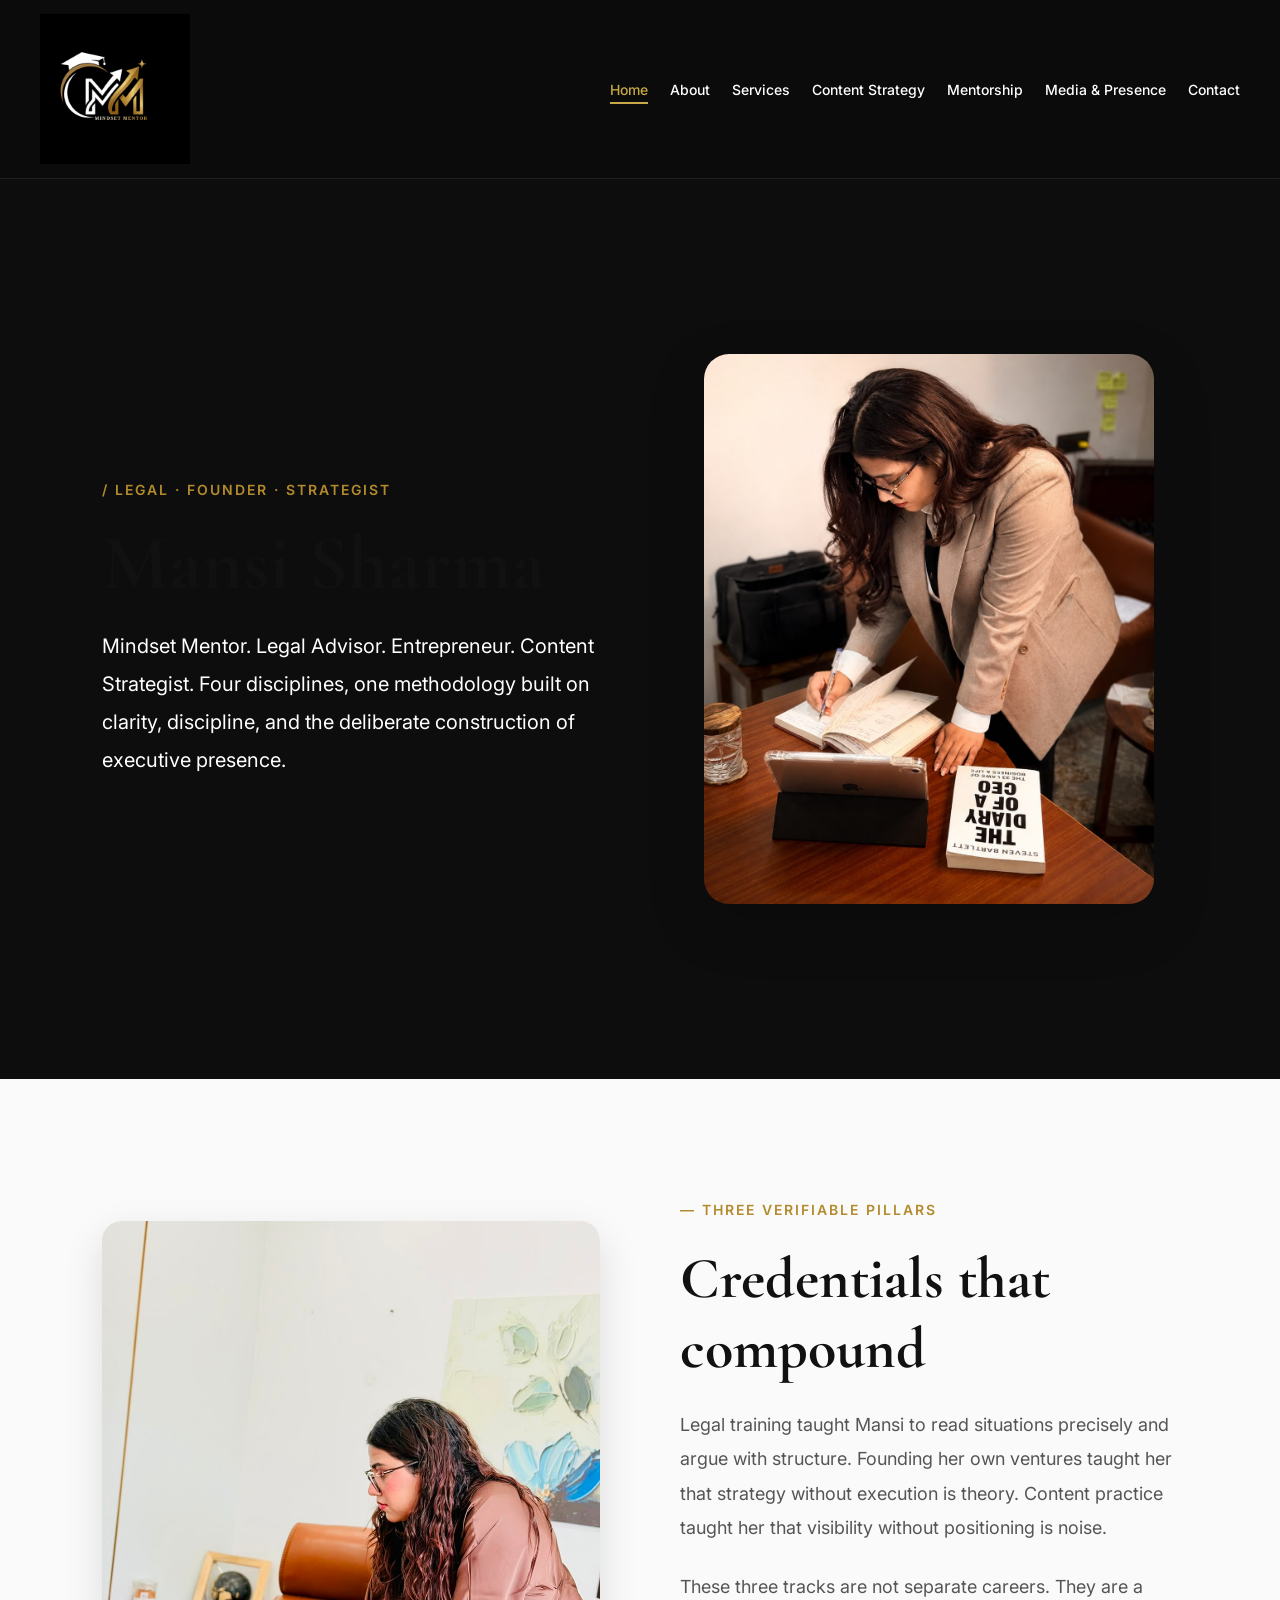
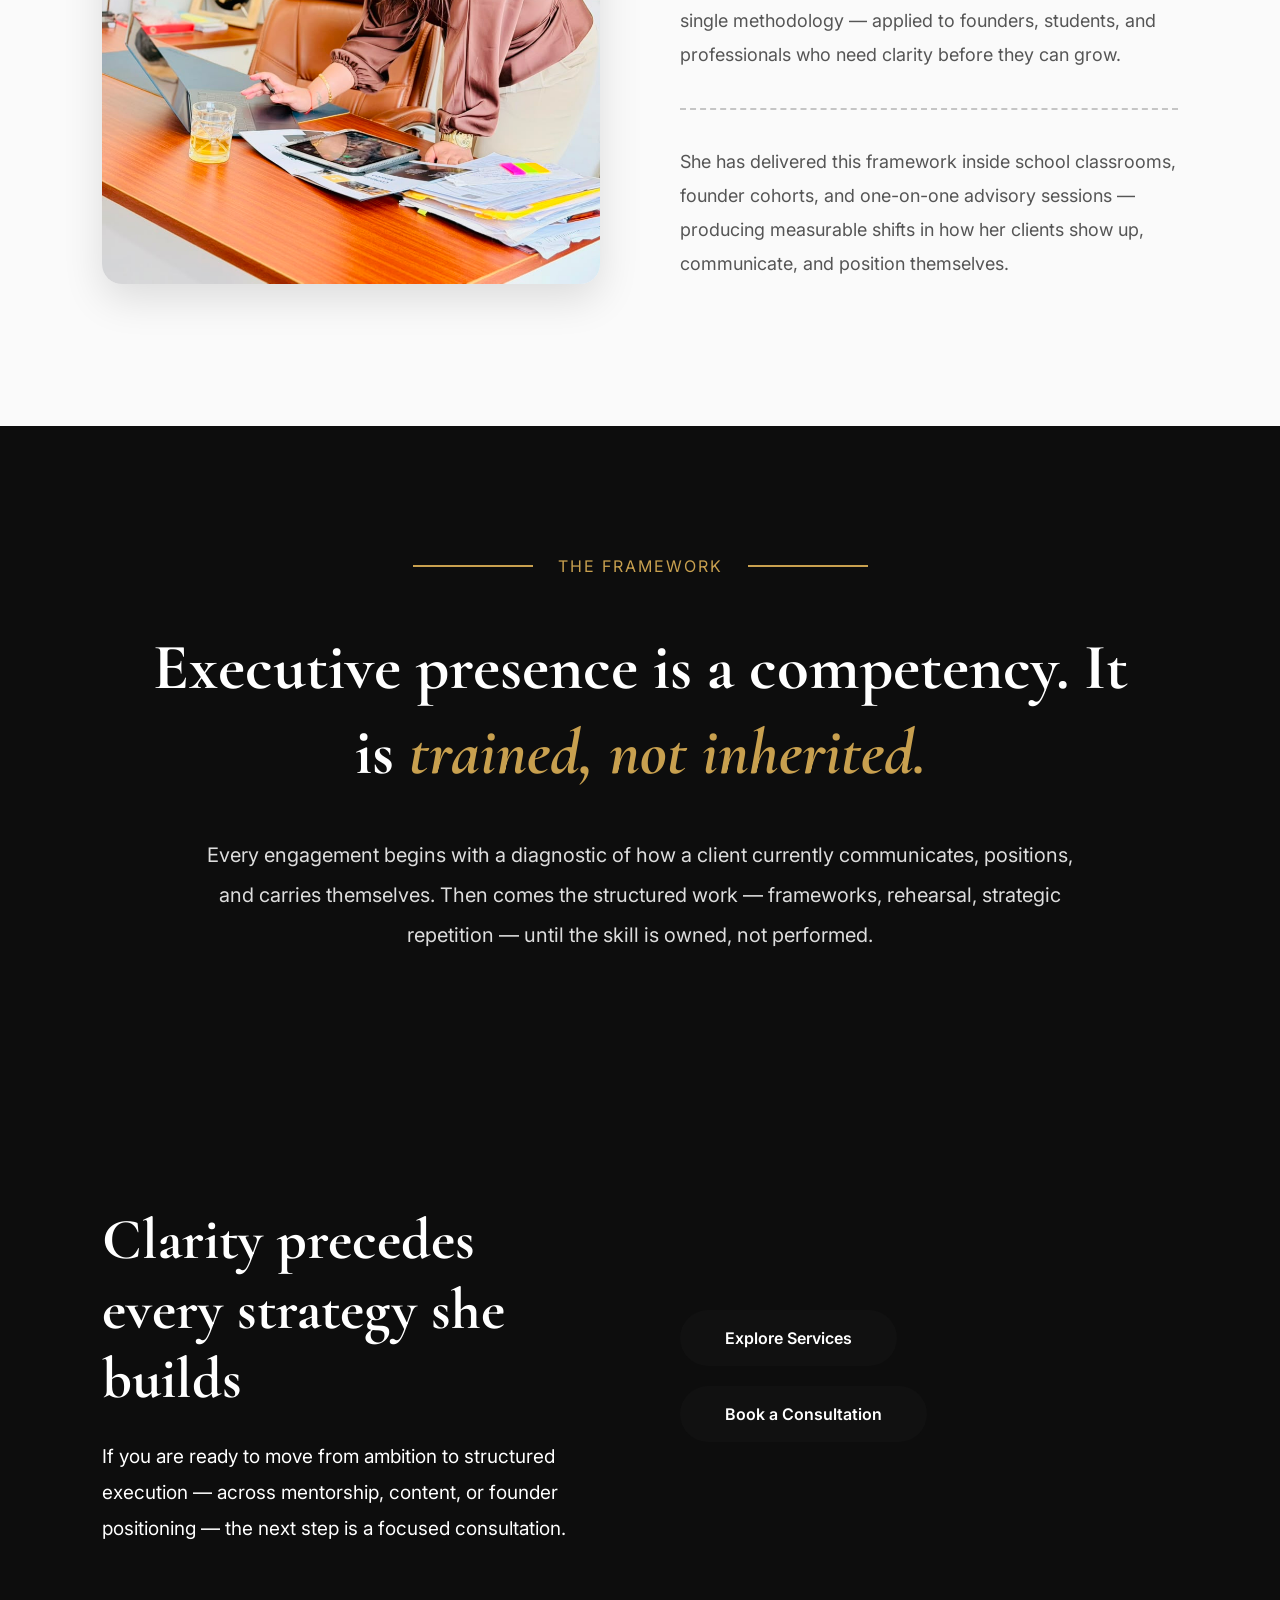
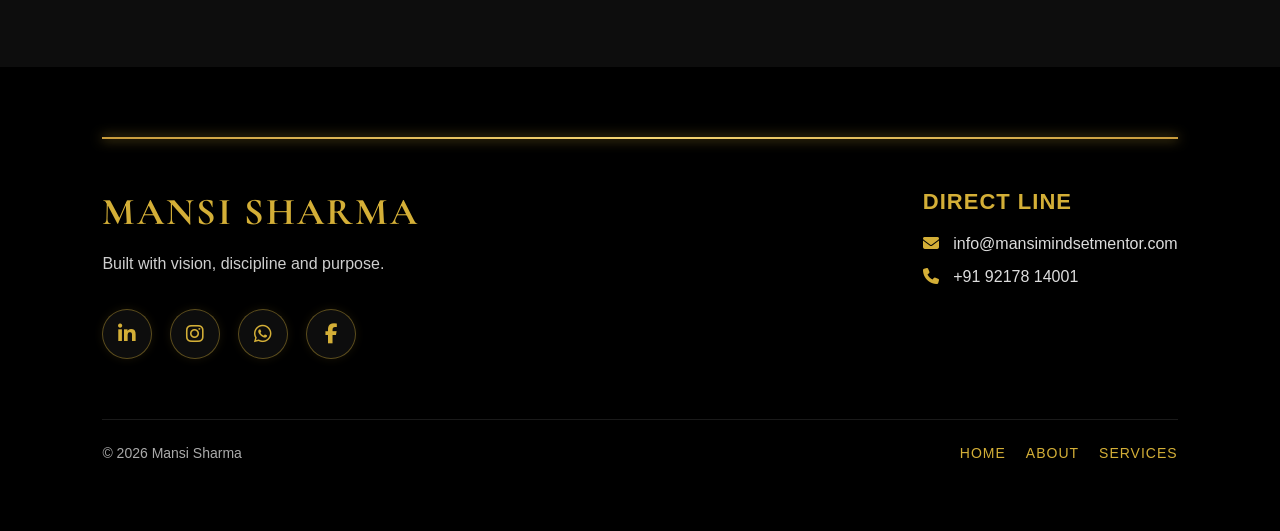
<file: about.html>
<!DOCTYPE html>
<html lang="en">
<head>
<meta charset="UTF-8" />
<meta name="viewport" content="width=device-width, initial-scale=1.0" />
<title>Mansi Sharma About Page</title>
<link href="https://fonts.googleapis.com/css2?family=Cormorant+Garamond:wght@400;500;600;700&family=Inter:wght@300;400;500;600;700&display=swap" rel="stylesheet">
<!-- Font Awesome Icons -->
<link rel="stylesheet" href="https://cdnjs.cloudflare.com/ajax/libs/font-awesome/6.5.1/css/all.min.css"/>
<link rel="stylesheet" href="css/about.css">
<link rel="stylesheet" href="css/style.css">

<link rel="icon" type="image/png" href="img/favicon.jpeg">
 


</head>

<body>

   <div id="header">
  <header>
    <div class="header-container">

        <a href="index.html" class="logo">
            <img src="img/white-logo.jpeg" alt="Mansi Sharma Logo" class="logo-img">
        </a>

        <div class="menu" onclick="toggleMenu()">
            ☰
        </div>

        <nav id="nav">
            <a href="index.html" class="active">Home</a>
            <a href="about.html">About</a>
            <a href="services.html">Services</a>
            <a href="content.html">Content Strategy</a>
            <a href="mentorship.html">Mentorship</a>
            <a href="media.html">Media & Presence</a>
            <a href="contact.html">Contact</a>
        </nav>

    </div>
</header>

   </div>

<section class="about-section">

  <div class="about-top">
    <div class="about-left">
      <span class="mini-text">/ Legal · Founder · Strategist</span>
      <h1>Mansi Sharma</h1>
      <p>
        Mindset Mentor. Legal Advisor. Entrepreneur. Content Strategist.
        Four disciplines, one methodology built on clarity, discipline,
        and the deliberate construction of executive presence.
      </p>
    </div>

    <div class="about-right">
      <div class="shape-box">
        <img src="img\mansi-4.jpeg" alt="Professional Image" class="shape-image">
      </div>
    </div>
  </div>

  <div class="credentials-section">
    <div class="credentials-image">
      <img src="img\mam-4.jfif" alt="Mansi Sharma">
    </div>

    <div class="credentials-content">
      <span class="mini-text">— Three Verifiable Pillars</span>
      <h2>Credentials that compound</h2>

      <p>
        Legal training taught Mansi to read situations precisely and argue with structure.
        Founding her own ventures taught her that strategy without execution is theory.
        Content practice taught her that visibility without positioning is noise.
      </p>

      <p>
        These three tracks are not separate careers. They are a single methodology —
        applied to founders, students, and professionals who need clarity before they can grow.
      </p>

      <div class="divider"></div>

      <p>
        She has delivered this framework inside school classrooms, founder cohorts,
        and one-on-one advisory sessions — producing measurable shifts in how her
        clients show up, communicate, and position themselves.
      </p>
    </div>
  </div>

  <section class="framework-section">
    <div class="framework-top">
      <div class="gold-line"></div>
      <span>The Framework</span>
      <div class="gold-line"></div>
    </div>

    <h2>
      Executive presence is a competency.
      It is <span>trained, not inherited.</span>
    </h2>

    <p>
      Every engagement begins with a diagnostic of how a client currently communicates,
      positions, and carries themselves. Then comes the structured work — frameworks,
      rehearsal, strategic repetition — until the skill is owned, not performed.
    </p>
  </section>

  <section class="cta-section">
    <div class="cta-left">
      <h2>Clarity precedes every strategy she builds</h2>
      <p>
        If you are ready to move from ambition to structured execution —
        across mentorship, content, or founder positioning —
        the next step is a focused consultation.
      </p>
    </div>

    <div class="cta-right">
      <a href="https://wa.me/919560429700" class="cta-btn">Explore Services</a>
      <a href="https://wa.me/919560429700" class="cta-btn">Book a Consultation</a>
    </div>
  </section>

</section>
  
<div id="footer">
  <footer id="contact">
  <div class="footer-container">

    <div class="footer-line"></div>

    <div class="footer-grid">

      <div class="footer-brand">
        <h2>MANSI SHARMA</h2>

        <p>
          Built with vision, discipline and purpose.
        </p>

        <div class="social-icons">

          <a href="https://www.linkedin.com/" target="_blank">
            <i class="fab fa-linkedin-in"></i>
          </a>

          <a href="https://www.instagram.com/" target="_blank">
            <i class="fab fa-instagram"></i>
          </a>

          <a href="http://wa.me/+919560429700" target="_blank">
            <i class="fab fa-whatsapp"></i>
          </a>
          
               <!-- Facebook -->
    <a href="https://www.facebook.com/photo/?fbid=122112456368842835&set=a.122094204950842835&__tn__=%3C" target="_blank">
        <i class="fab fa-facebook-f"></i>
    </a>

        </div>
      </div>

      <div class="contact-info">

        <h4>DIRECT LINE</h4>

        <p>
          <i class="fa-solid fa-envelope"></i>
         info@mansimindsetmentor.com
        </p>

        <p>
          <i class="fa-solid fa-phone"></i>
        +91 9217814001
        </p>

      </div>
    </div>

    <div class="bottom-footer">

      <span>
        © 2026 Mansi Sharma
      </span>

      <div class="footer-links">
        <a href="index.html">HOME</a>
        <a href="about.html">ABOUT</a>
        <a href="services.html">SERVICES</a>
      </div>

    </div>

  </div>
</footer>
</div>

<script src="js/include.js"></script>
<script src="js/index.js"></script>

</body>
</html>
</file>
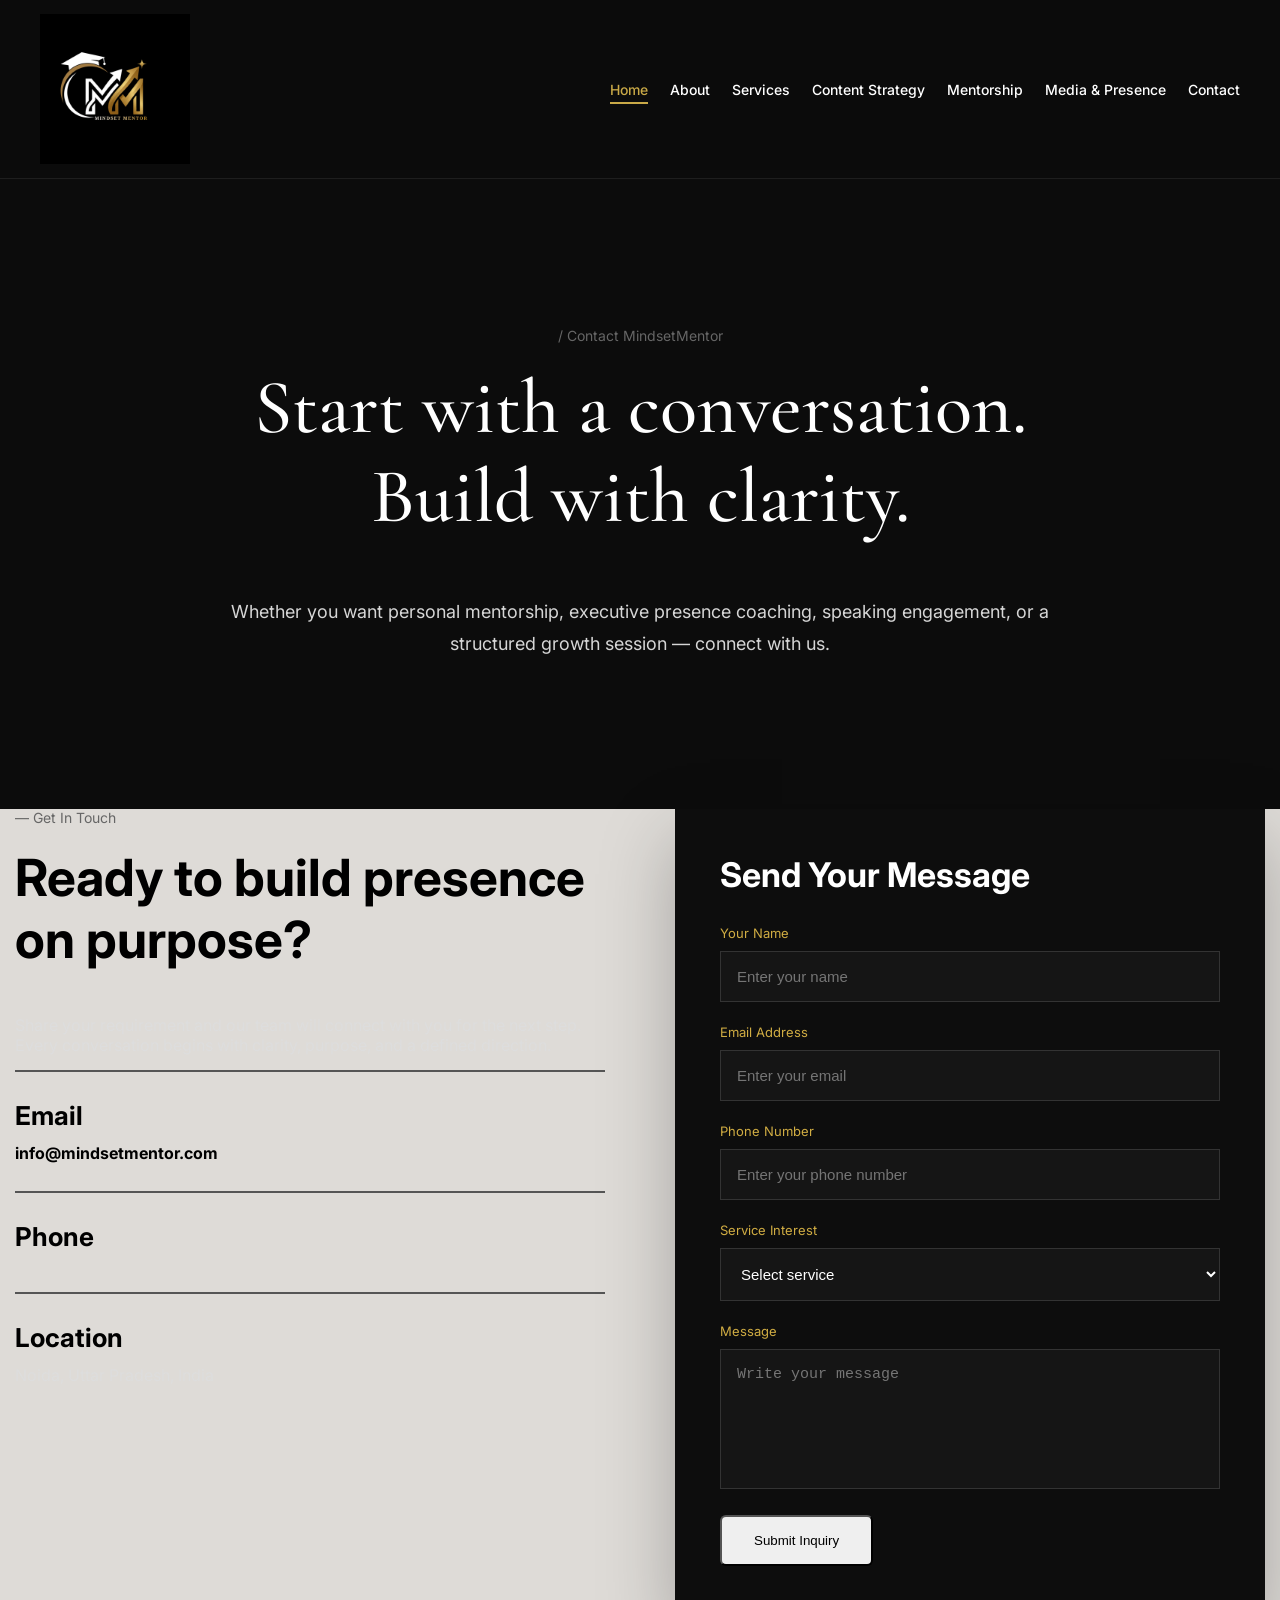
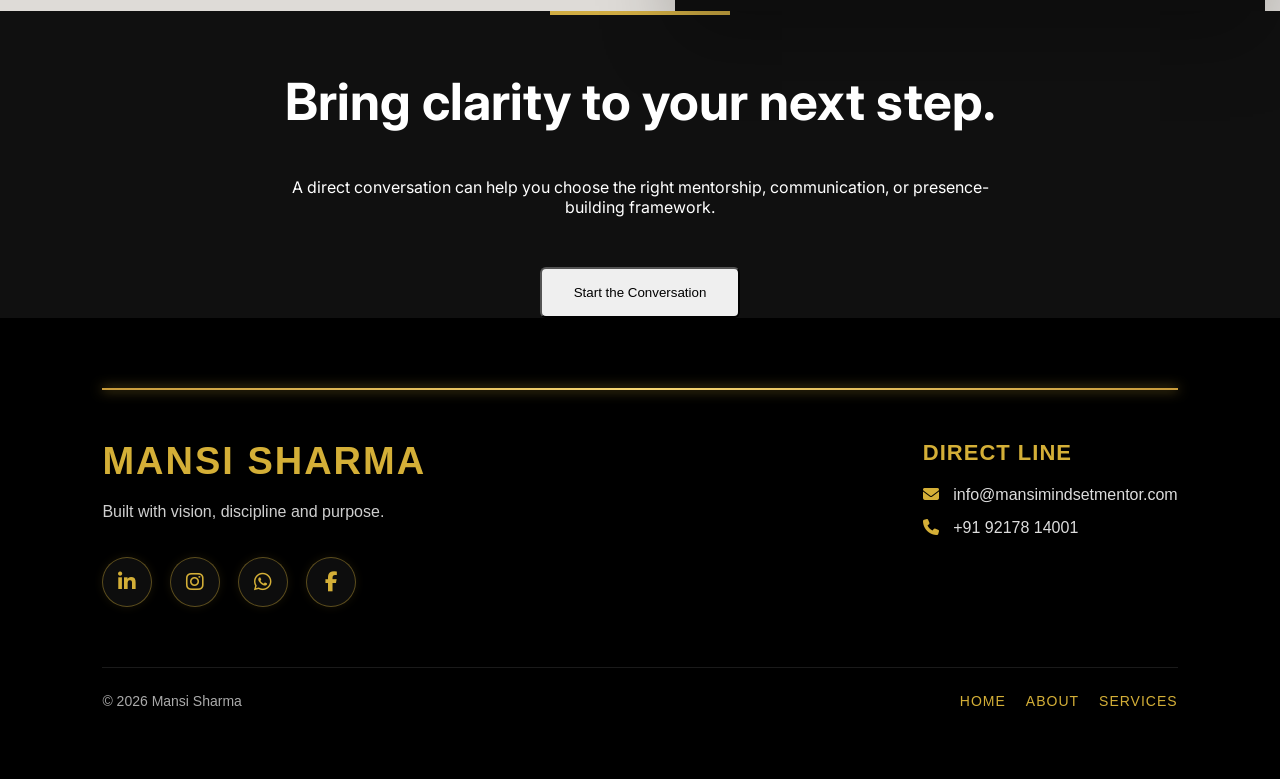
<file: contact.html>
<!DOCTYPE html>
<html lang="en">
<head>
<meta charset="UTF-8">
<meta name="viewport" content="width=device-width, initial-scale=1.0">
<title>Contact | MindsetMentor</title>


<link href="https://fonts.googleapis.com/css2?family=Cormorant+Garamond:wght@400;500;600&family=Inter:wght@400;500;600;700&display=swap" rel="stylesheet">
<link rel="stylesheet" href="css/style.css">
<link rel="stylesheet" href="css/contact.css">

<link rel="icon" type="image/png" href="img/favicon.jpeg">




</head>

<body>
   
 <div id="header">
  <header>
    <div class="header-container">

        <a href="index.html" class="logo">
            <img src="img/white-logo.jpeg" alt="Mansi Sharma Logo" class="logo-img">
        </a>

        <div class="menu" onclick="toggleMenu()">
            ☰
        </div>

        <nav id="nav">
            <a href="index.html" class="active">Home</a>
            <a href="about.html">About</a>
            <a href="services.html">Services</a>
            <a href="content.html">Content Strategy</a>
            <a href="mentorship.html">Mentorship</a>
            <a href="media.html">Media & Presence</a>
            <a href="contact.html">Contact</a>
        </nav>

    </div>
</header>

   </div>

<!-- HERO -->
<section class="hero">
  <div>
    <div class="label">/ Contact MindsetMentor</div>
    <h1>Start with a conversation.<br>Build with clarity.</h1>
    <p>
      Whether you want personal mentorship, executive presence coaching,
      speaking engagement, or a structured growth session — connect with us.
    </p>
  </div>
</section>

<!-- CONTACT SECTION -->
<section class="contact">
  <div class="contact-wrap">

    <div class="contact-info">
      <div class="label">— Get In Touch</div>

      <h2>Ready to build presence on purpose?</h2>

      <p>
        Share your requirement and our team will connect with you for the next step.
        Every conversation begins with clarity, purpose, and a defined direction.
      </p>

      <div class="info-box">
        <h3>Email</h3>
        <a href="mailto:info@mindsetmentor.com">info@mindsetmentor.com</a>
      </div>

      <div class="info-box">
        <h3>Phone</h3>
        <a href="tel:+91 9560429700"></a>
      </div>

      <div class="info-box">
        <h3>Location</h3>
        <p>Noida, Uttar Pradesh, India</p>
      </div>
    </div>

    <div class="form-box">
      <h3>Send Your Message</h3>

      <form>
        <div class="input-group">
          <label>Your Name</label>
          <input type="text" placeholder="Enter your name" required>
        </div>

        <div class="input-group">
          <label>Email Address</label>
          <input type="email" placeholder="Enter your email" required>
        </div>

        <div class="input-group">
          <label>Phone Number</label>
          <input type="tel" placeholder="Enter your phone number" required>
        </div>

        <div class="input-group">
          <label>Service Interest</label>
          <select required>
            <option value="">Select service</option>
            <option>Personal Mindset Mentorship</option>
            <option>Executive Presence Coaching</option>
            <option>Communication Development</option>
            <option>Media & Presence</option>
            <option>Speaking Engagement</option>
          </select>
        </div>

        <div class="input-group">
          <label>Message</label>
          <textarea placeholder="Write your message"></textarea>
        </div>

        <button type="submit" class="btn">Submit Inquiry</button>
      </form>
    </div>

  </div>
</section>

<!-- CTA -->
<section class="cta">
  <div class="cta-line"></div>

  <h2>Bring clarity to your next step.</h2>

  <p>
    A direct conversation can help you choose the right mentorship,
    communication, or presence-building framework.
  </p>

  <a href="mailto:info@mindsetmentor.com">
    <button class="btn">Start the Conversation</button>
  </a>
</section>


 <!-- Font Awesome Icons -->
<link rel="stylesheet" href="https://cdnjs.cloudflare.com/ajax/libs/font-awesome/6.5.1/css/all.min.css"/>

<div id="footer">
  <footer id="contact">
  <div class="footer-container">

    <div class="footer-line"></div>

    <div class="footer-grid">

      <div class="footer-brand">
        <h2>MANSI SHARMA</h2>

        <p>
          Built with vision, discipline and purpose.
        </p>

        <div class="social-icons">

          <a href="https://www.linkedin.com/" target="_blank">
            <i class="fab fa-linkedin-in"></i>
          </a>

          <a href="https://www.instagram.com/" target="_blank">
            <i class="fab fa-instagram"></i>
          </a>

          <a href="http://wa.me/+919560429700" target="_blank">
            <i class="fab fa-whatsapp"></i>
          </a>
          
                 <!-- Facebook -->
    <a href="https://www.facebook.com/photo/?fbid=122112456368842835&set=a.122094204950842835&__tn__=%3C" target="_blank">
        <i class="fab fa-facebook-f"></i>
    </a>

        </div>
      </div>

      <div class="contact-info">

        <h4>DIRECT LINE</h4>

        <p>
          <i class="fa-solid fa-envelope"></i>
  info@mansimindsetmentor.com
        </p>

        <p>
          <i class="fa-solid fa-phone"></i>
        +91 9217814001
        </p>

      </div>
    </div>

    <div class="bottom-footer">

      <span>
        © 2026 Mansi Sharma
      </span>

      <div class="footer-links">
        <a href="index.html">HOME</a>
        <a href="about.html">ABOUT</a>
        <a href="services.html">SERVICES</a>
      </div>

    </div>

  </div>
</footer>
</div>

<script src="js/include.js"></script>
<script src="js/index.js"></script>



<script>
function toggleMenu(){
  document.getElementById("nav").classList.toggle("show");
}
</script>

<script>
fetch("header.html")
.then(res => res.text())
.then(data => {
  document.getElementById("header").innerHTML = data;
});

fetch("footer.html")
.then(res => res.text())
.then(data => {
  document.getElementById("footer").innerHTML = data;
});
</script>

</body>
</html>
</file>
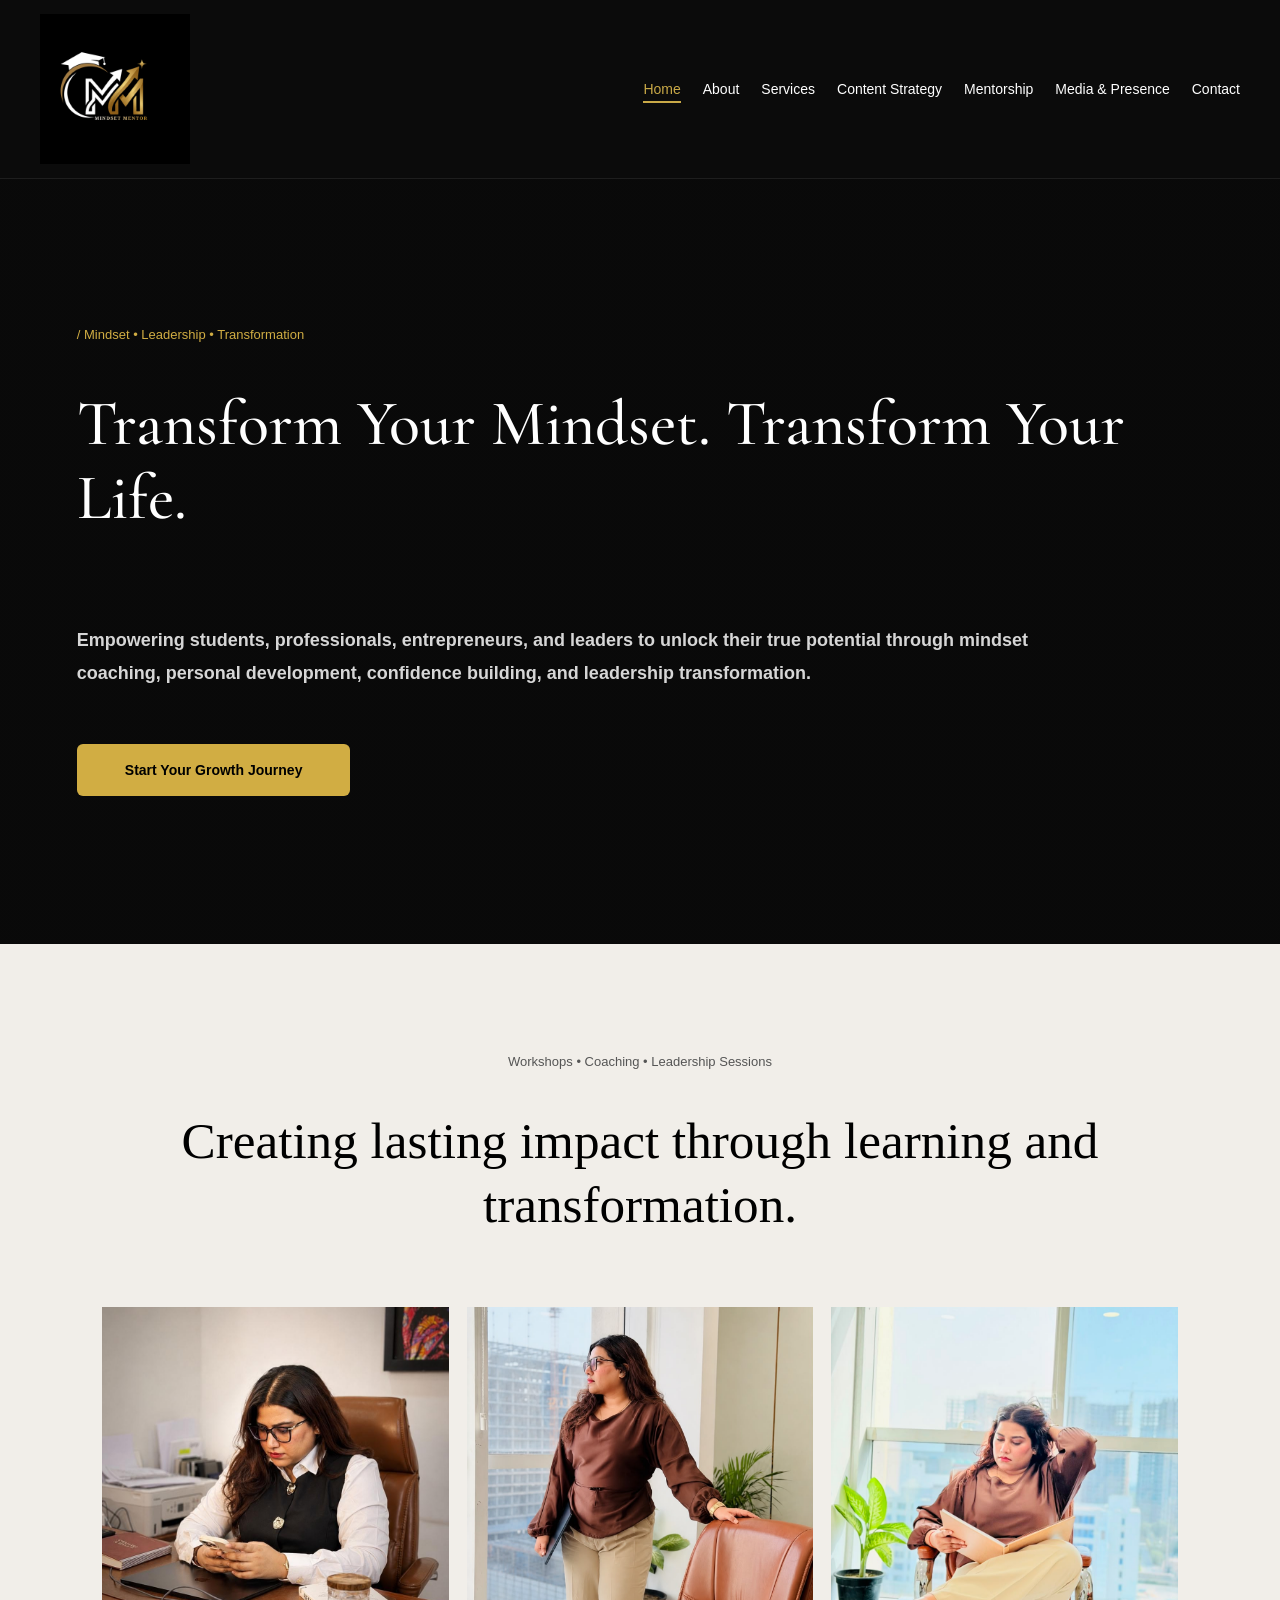
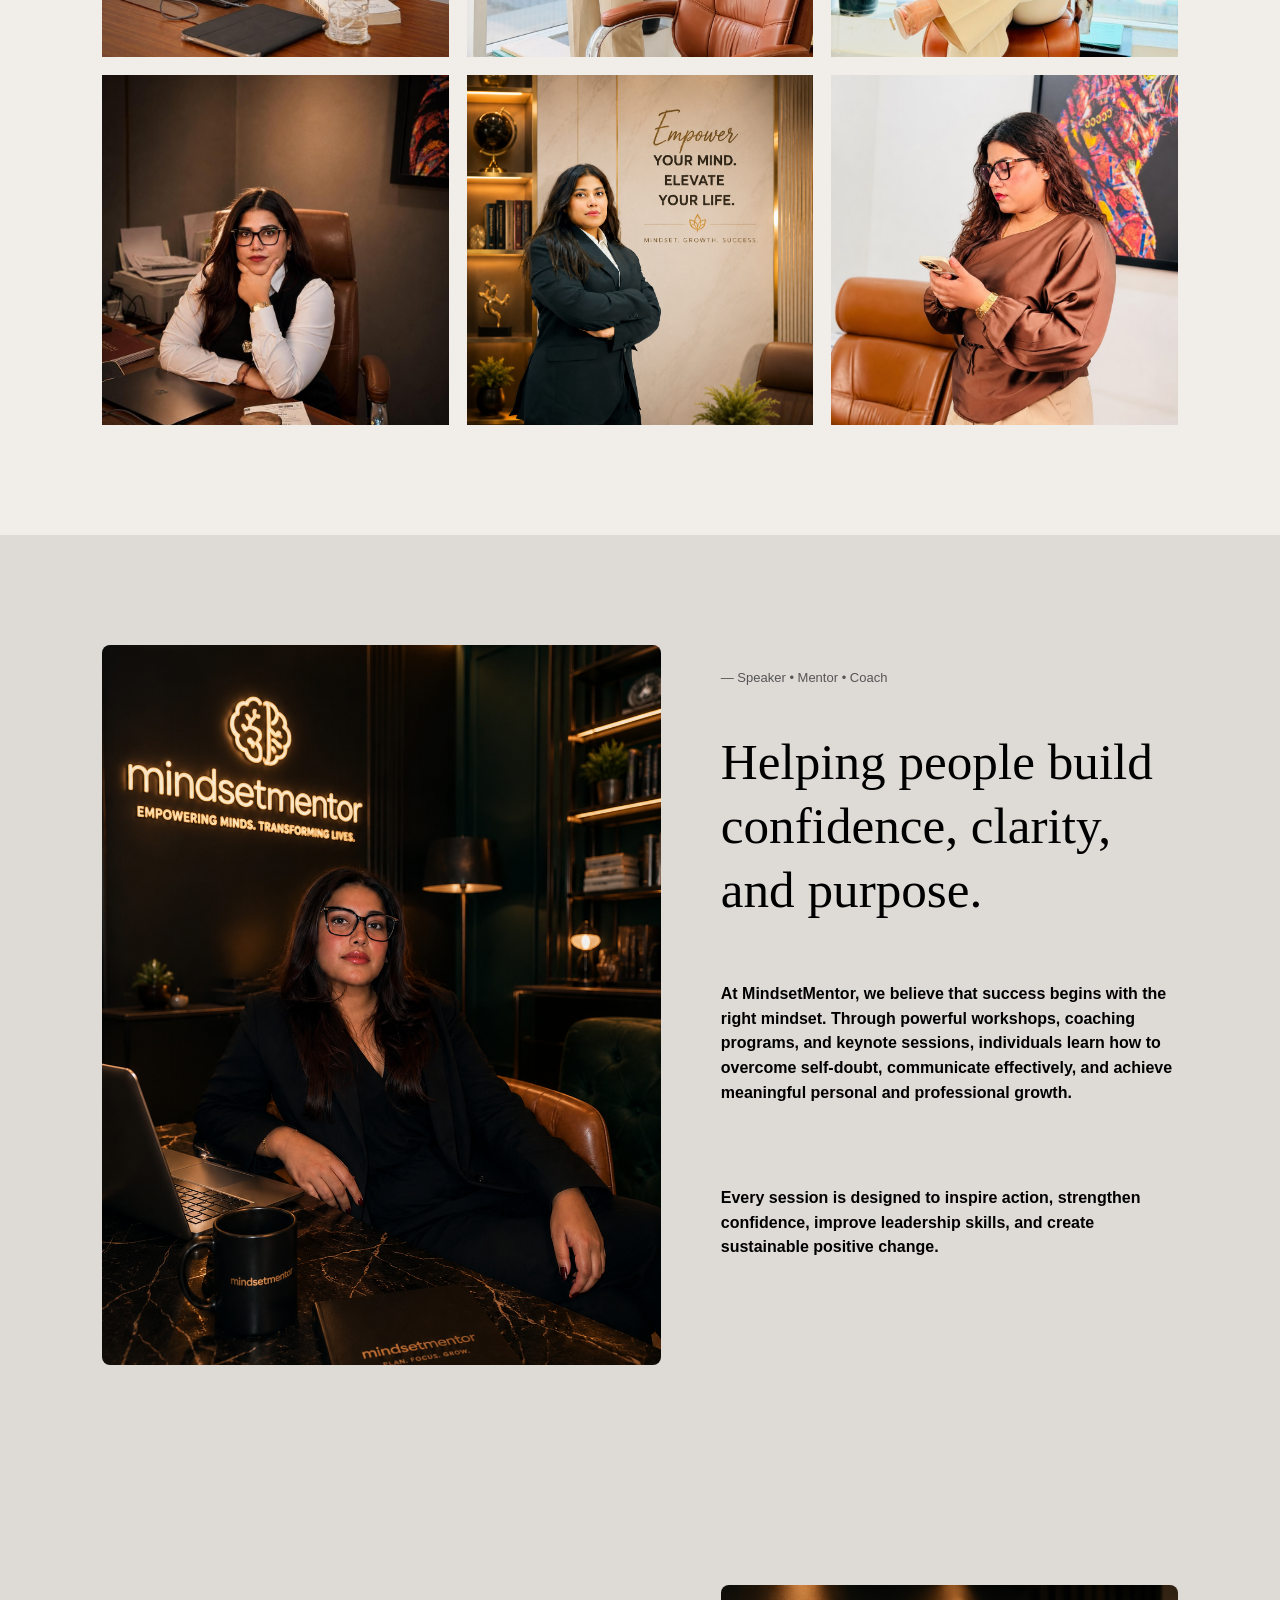
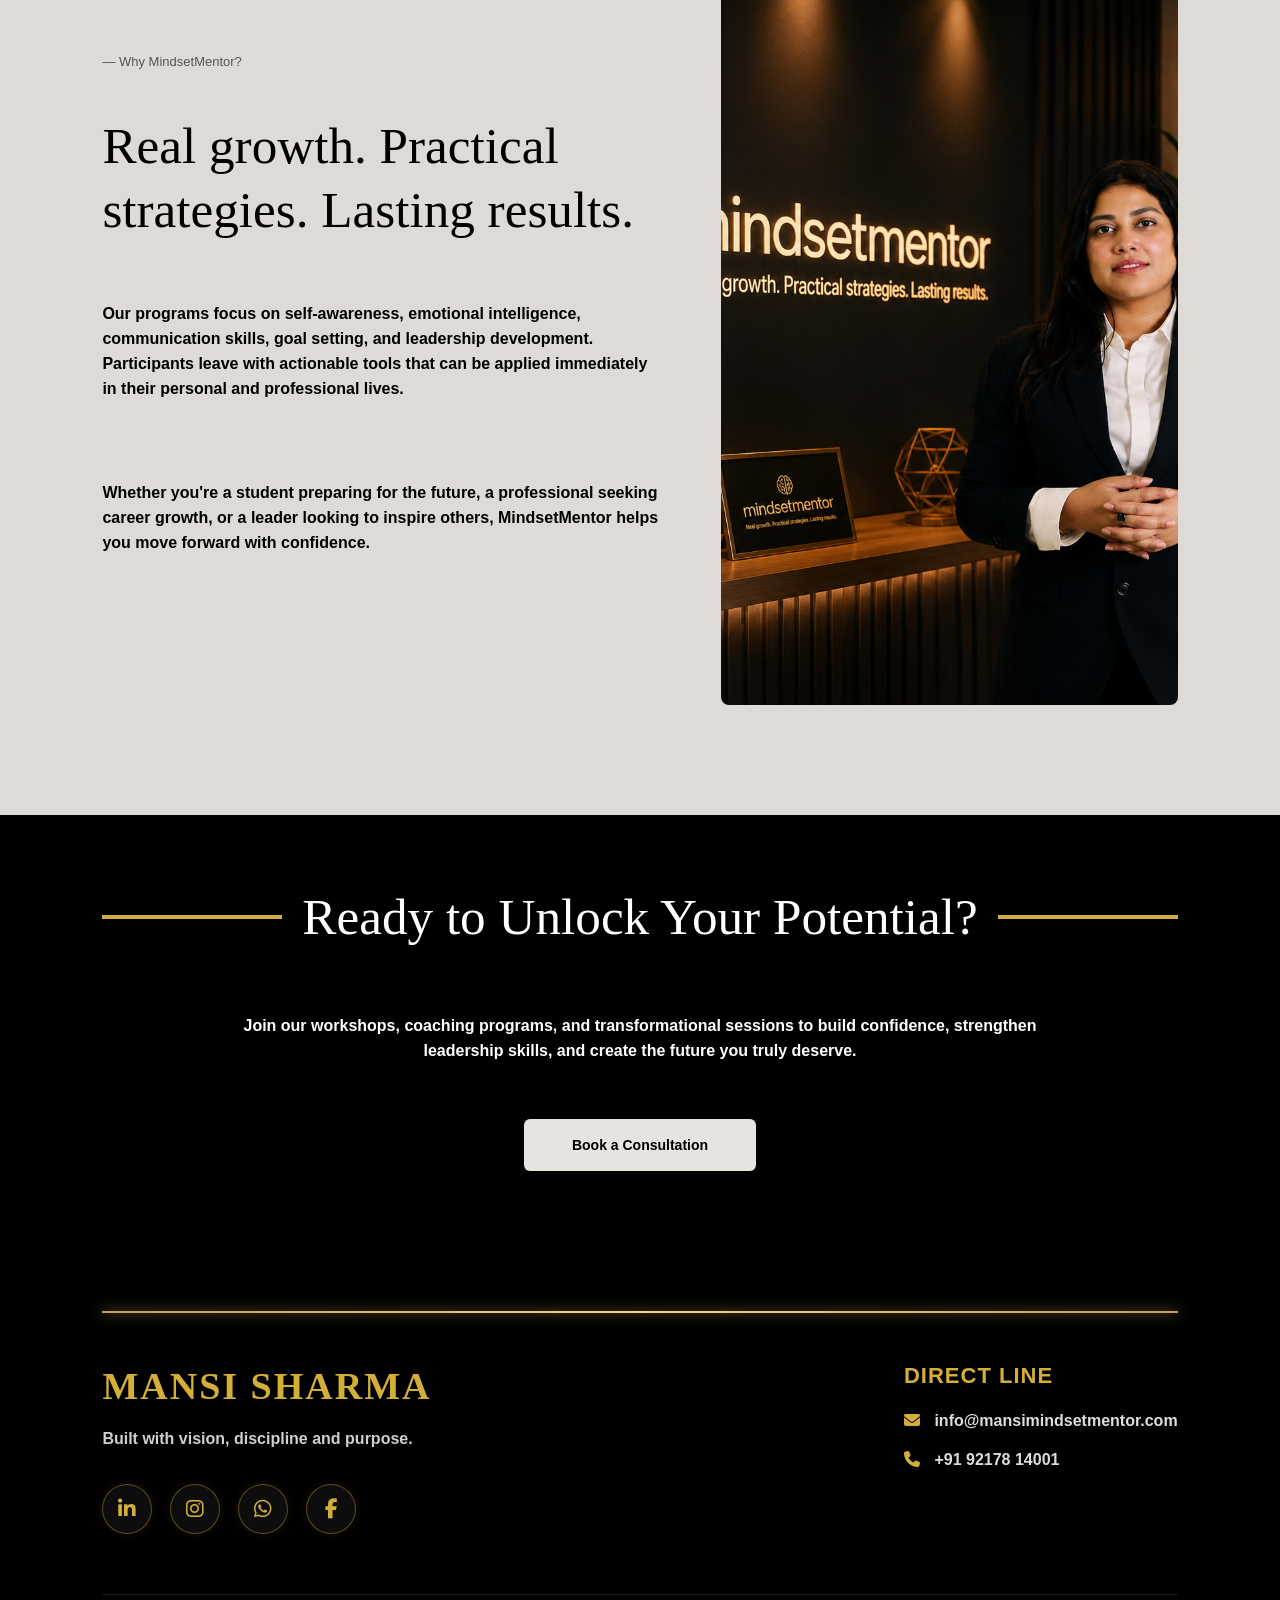
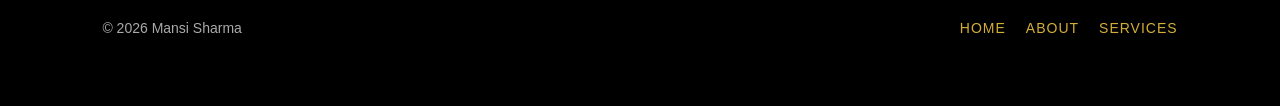
<file: media.html>
<!DOCTYPE html>
<html lang="en">
<head>
<meta charset="UTF-8">
<meta name="viewport" content="width=device-width, initial-scale=1.0">
<title>Media & Presence | MindsetMentor</title>
<link href="https://fonts.googleapis.com/css2?family=Cormorant+Garamond:wght@400;500;600&family=Inter:wght@400;500;600;700&display=swap" rel="stylesheet">
<link rel="stylesheet" href="css/style.css">

<link rel="icon" type="image/png" href="img/favicon.jpeg">


<style>
*{margin:0;padding:0;box-sizing:border-box}
body{
  font-family:Arial, sans-serif;
  background:#0d0d0d;
  color:#fff;
}
h1,h2,h3{
  font-family:Georgia,"Times New Roman",serif;
  font-weight:400;
  line-height:1.25;
}
p{font-size:16px;line-height:1.55;font-weight:600}
section{padding:110px 8%}
.gold{color:#d1ad43}
.label{
  color:#d1ad43;
  font-size:13px;
  margin-bottom:45px;
}
.btn{
  display:inline-block;
  padding:18px 48px;
  background:#d1ad43;
  color:#000;
  text-decoration:none;
  font-size:14px;
  font-weight:600;
  transition:.4s;
}
.btn:hover{transform:translateY(-4px);box-shadow:0 15px 35px rgba(209,173,67,.25)}

/* HERO */
.hero{
  min-height:85vh;
  background:
    linear-gradient(rgba(8,8,8,.72),rgba(8,8,8,.72)),
    url("https://images.unsplash.com/photo-1516280440614-37939bbacd81?auto=format&fit=crop&w=1800&q=80");
  background-size:cover;
  background-position:center;
  display:flex;
  align-items:center;
}
.hero-content{
  max-width:1200px;
  margin:auto;
  width:100%;
}
.hero h1{
  font-size:clamp(42px,5vw,76px);
  margin-bottom:90px;
}
.hero p{
  max-width:1000px;
  margin-bottom:55px;
}

/* GALLERY */
.gallery-section{
  background:#f1eee9;
  color:#000;
  text-align:center;
}
.gallery-section .small-title{
  color:#555;
  font-size:13px;
  margin-bottom:40px;
}
.gallery-section h2{
  font-size:clamp(34px,4vw,58px);
  margin-bottom:70px;
}
.gallery{
  max-width:1150px;
  margin:auto;
  display:grid;
  grid-template-columns:repeat(3,1fr);
  gap:18px;
}
.gallery img{
  width:100%;
  height:350px;
  object-fit:cover;
  display:block;
}

/* FEATURE */
.feature{
  background:#dedbd7;
  color:#000;
}
.feature-wrap{
  max-width:1300px;
  margin:auto;
  display:grid;
  grid-template-columns:1.1fr .9fr;
  gap:60px;
  align-items:center;
}
.feature img{
  width:100%;
  height:720px;
  object-fit:cover;
  border-radius:8px;
}
.feature-text .label{
  color:#555;
}
.feature h2{
  font-size:clamp(36px,4vw,62px);
  margin-bottom:60px;
}
.feature p{
  max-width:650px;
  margin-bottom:80px;
}

/* CTA */
.cta{
  background:#101010;
  text-align:center;
  padding:120px 8%;
}
.cta-lines{
  max-width:1150px;
  margin:auto;
  display:flex;
  justify-content:space-between;
  align-items:center;
  margin-bottom:65px;
}
.cta-line{
  width:180px;
  height:4px;
  background:#d1ad43;
}
.cta h2{
  font-size:clamp(36px,4vw,60px);
}
.cta p{
  max-width:800px;
  margin:0 auto 55px;
}
.cta .btn{
  background:#e7e3df;
}

/* MOBILE */
@media(max-width:992px){
  section{padding:90px 6%}
  .gallery{grid-template-columns:1fr 1fr}
  .feature-wrap{grid-template-columns:1fr}
  .feature img{height:520px}
}
@media(max-width:600px){
  section{padding:75px 5%}
  .hero{min-height:80vh}
  .hero h1{font-size:38px;margin-bottom:55px}
  .hero p{font-size:14px}
  .btn{width:100%;text-align:center}
  .gallery{grid-template-columns:1fr}
  .gallery img{height:300px}
  .feature img{height:420px}
  .feature p{margin-bottom:45px}
  .cta-lines{gap:20px}
  .cta-line{width:90px}
}
</style>
</head>

<body>
     <div id="header">
  <header>
    <div class="header-container">

        <a href="index.html" class="logo">
            <img src="img/white-logo.jpeg" alt="Mansi Sharma Logo" class="logo-img">
        </a>

        <div class="menu" onclick="toggleMenu()">
            ☰
        </div>

        <nav id="nav">
            <a href="index.html" class="active">Home</a>
            <a href="about.html">About</a>
            <a href="services.html">Services</a>
            <a href="content.html">Content Strategy</a>
            <a href="mentorship.html">Mentorship</a>
            <a href="media.html">Media & Presence</a>
            <a href="contact.html">Contact</a>
        </nav>

    </div>
</header>

   </div> 


<!-- HERO -->
<section class="hero">
  <div class="hero-content">
    <div class="label">/ Mindset • Leadership • Transformation</div>

    <h1>Transform Your Mindset. Transform Your Life.</h1>

    <p>
      Empowering students, professionals, entrepreneurs, and leaders to unlock
      their true potential through mindset coaching, personal development,
      confidence building, and leadership transformation.
    </p>

    <a href="contact.html" class="btn">Start Your Growth Journey</a>
  </div>
</section>

<!-- GALLERY -->
<section class="gallery-section">
  <div class="small-title">
    Workshops • Coaching • Leadership Sessions
  </div>

  <h2>Creating lasting impact through learning and transformation.</h2>

  <div class="gallery">
    <img src="img\mansi-1.jpeg" alt="Leadership Workshop">
    <img src="img\mam-6.jfif" alt="Motivational Session">
    <img src="img\mam,baithe.jfif" alt="Corporate Training">
    <img src="img\legal-,mam.jfif" alt="Mindset Coaching">
    <img src="img/personal-development.png" alt="Personal Development">
    <img src="img\mam-2.jfif" alt="Youth Empowerment Program">
  </div>
</section>

<!-- FEATURE -->
<section class="feature">
  <div class="feature-wrap">
    <img src="img/ChatGPT Image Jun 8, 2026, 12_28_16 PM.png" alt="Mansi Sharma Speaking">

    <div class="feature-text">
      <div class="label">— Speaker • Mentor • Coach</div>

      <h2>Helping people build confidence, clarity, and purpose.</h2>

      <p>
        At MindsetMentor, we believe that success begins with the right mindset.
        Through powerful workshops, coaching programs, and keynote sessions,
        individuals learn how to overcome self-doubt, communicate effectively,
        and achieve meaningful personal and professional growth.
      </p>

      <p>
        Every session is designed to inspire action, strengthen confidence,
        improve leadership skills, and create sustainable positive change.
      </p>
    </div>
  </div>
</section>

<!-- FEATURE 2 -->
<section class="feature reverse">
  <div class="feature-wrap">

    <div class="feature-text">
      <div class="label">— Why MindsetMentor?</div>

      <h2>Real growth. Practical strategies. Lasting results.</h2>

      <p>
        Our programs focus on self-awareness, emotional intelligence,
        communication skills, goal setting, and leadership development.
        Participants leave with actionable tools that can be applied
        immediately in their personal and professional lives.
      </p>

      <p>
        Whether you're a student preparing for the future, a professional
        seeking career growth, or a leader looking to inspire others,
        MindsetMentor helps you move forward with confidence.
      </p>
    </div>

    <img src="img/mindset-2.png" alt="Coaching Session">
  </div>
</section>

<!-- CTA -->
<section class="cta" id="contact">
  <div class="cta-lines">
    <div class="cta-line"></div>
    <h2>Ready to Unlock Your Potential?</h2>
    <div class="cta-line"></div>
  </div>

  <p>
    Join our workshops, coaching programs, and transformational sessions to
    build confidence, strengthen leadership skills, and create the future
    you truly deserve.
  </p>

  <a href="contact.html" class="btn">Book a Consultation</a>
</section>

<!-- Font Awesome Icons -->
<link rel="stylesheet" href="https://cdnjs.cloudflare.com/ajax/libs/font-awesome/6.5.1/css/all.min.css"/>


  
<div id="footer">
  <footer id="contact">
  <div class="footer-container">

    <div class="footer-line"></div>

    <div class="footer-grid">

      <div class="footer-brand">
        <h2>MANSI SHARMA</h2>

        <p>
          Built with vision, discipline and purpose.
        </p>

        <div class="social-icons">

          <a href="https://www.linkedin.com/" target="_blank">
            <i class="fab fa-linkedin-in"></i>
          </a>

          <a href="https://www.instagram.com/" target="_blank">
            <i class="fab fa-instagram"></i>
          </a>

          <a href="http://wa.me/+919560429700" target="_blank">
            <i class="fab fa-whatsapp"></i>
          </a>
          
             <!-- Facebook -->
    <a href="https://www.facebook.com/photo/?fbid=122112456368842835&set=a.122094204950842835&__tn__=%3C" target="_blank">
        <i class="fab fa-facebook-f"></i>
    </a>

        </div>
      </div>

      <div class="contact-info">

        <h4>DIRECT LINE</h4>

        <p>
          <i class="fa-solid fa-envelope"></i>
        mansisharma197@gmail.com
        </p>

        <p>
          <i class="fa-solid fa-phone"></i>
          +91 9560429700
        </p>

      </div>
    </div>

    <div class="bottom-footer">

      <span>
        © 2026 Mansi Sharma
      </span>

      <div class="footer-links">
        <a href="index.html">HOME</a>
        <a href="about.html">ABOUT</a>
        <a href="services.html">SERVICES</a>
      </div>

    </div>

  </div>
</footer>
</div>

<script src="js/include.js"></script>
<script src="js/index.js"></script>


<!-- Font Awesome Icons -->
<link rel="stylesheet" href="https://cdnjs.cloudflare.com/ajax/libs/font-awesome/6.5.1/css/all.min.css"/>
<div id="footer"></div>
<script>
fetch("header.html")
.then(res => res.text())
.then(data => {
  document.getElementById("header").innerHTML = data;
});

fetch("footer.html")
.then(res => res.text())
.then(data => {
  document.getElementById("footer").innerHTML = data;
});
</script>


</body>
</html>
</file>
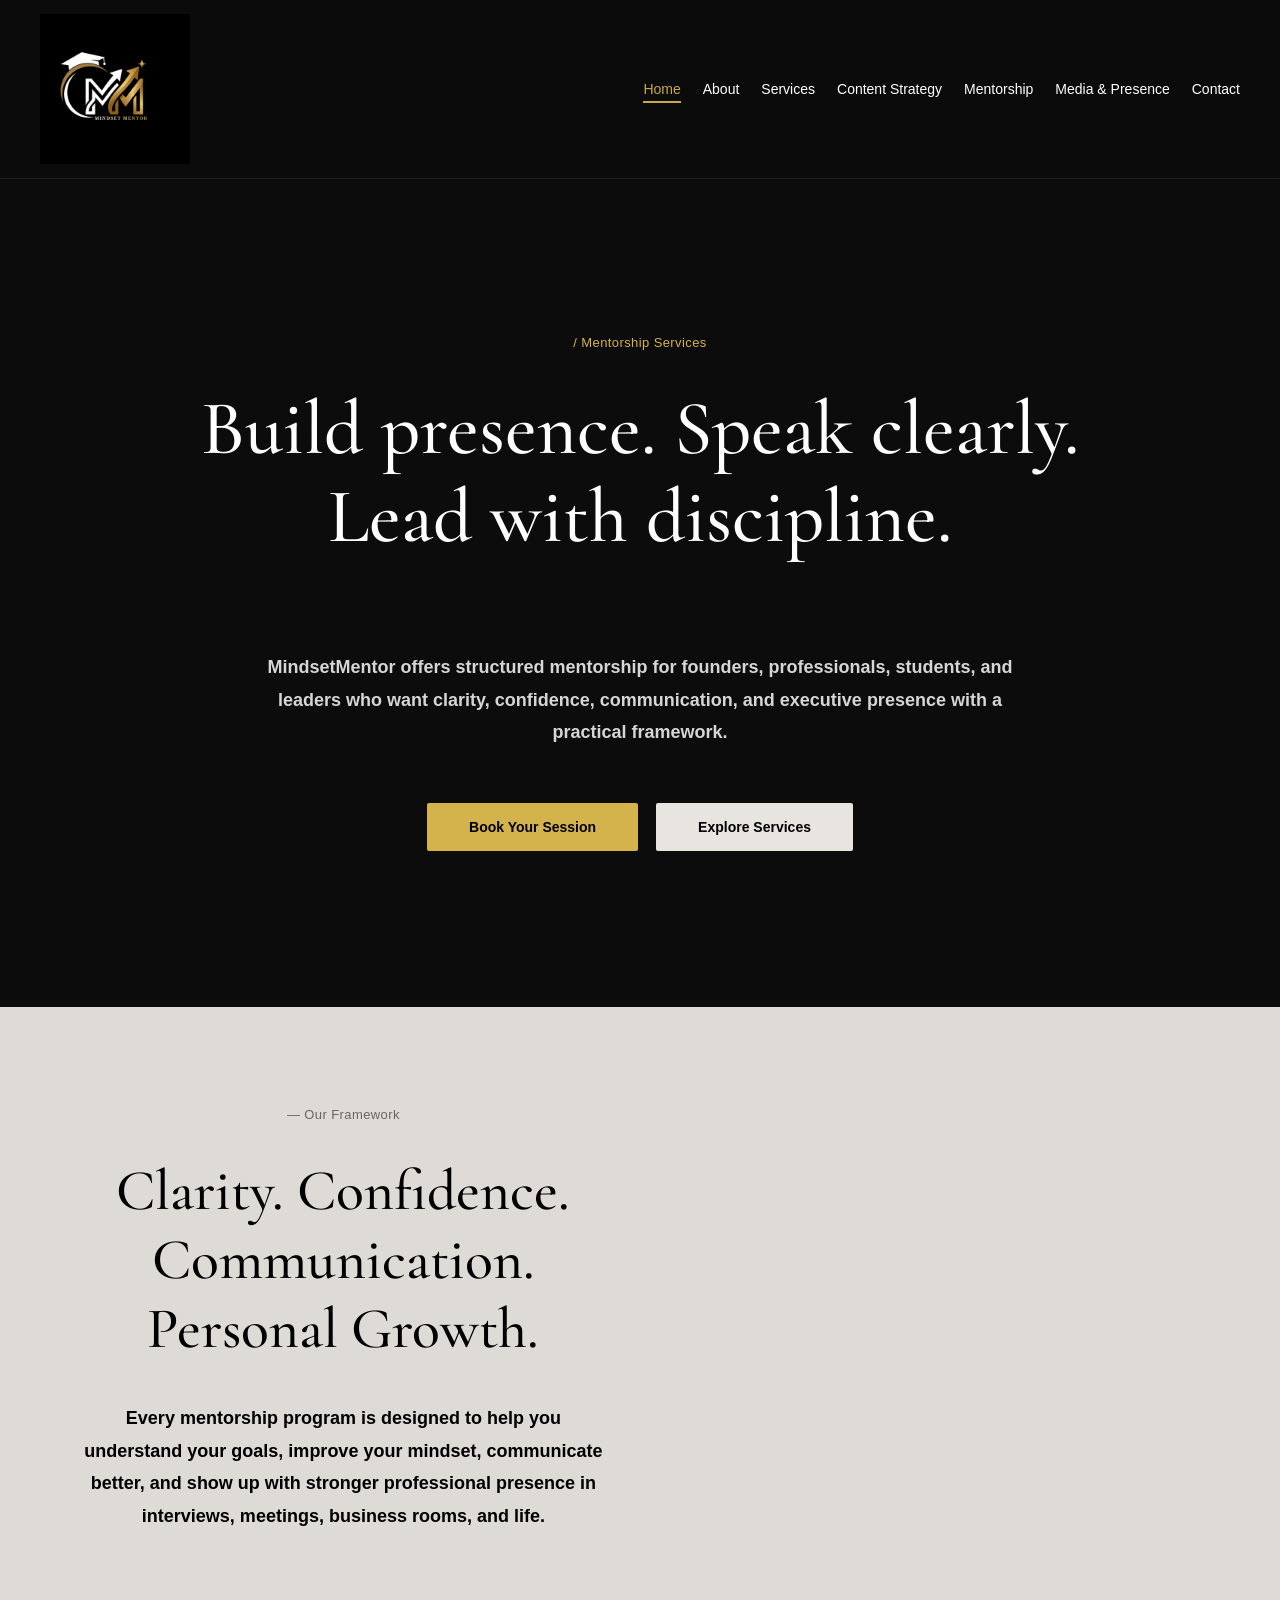
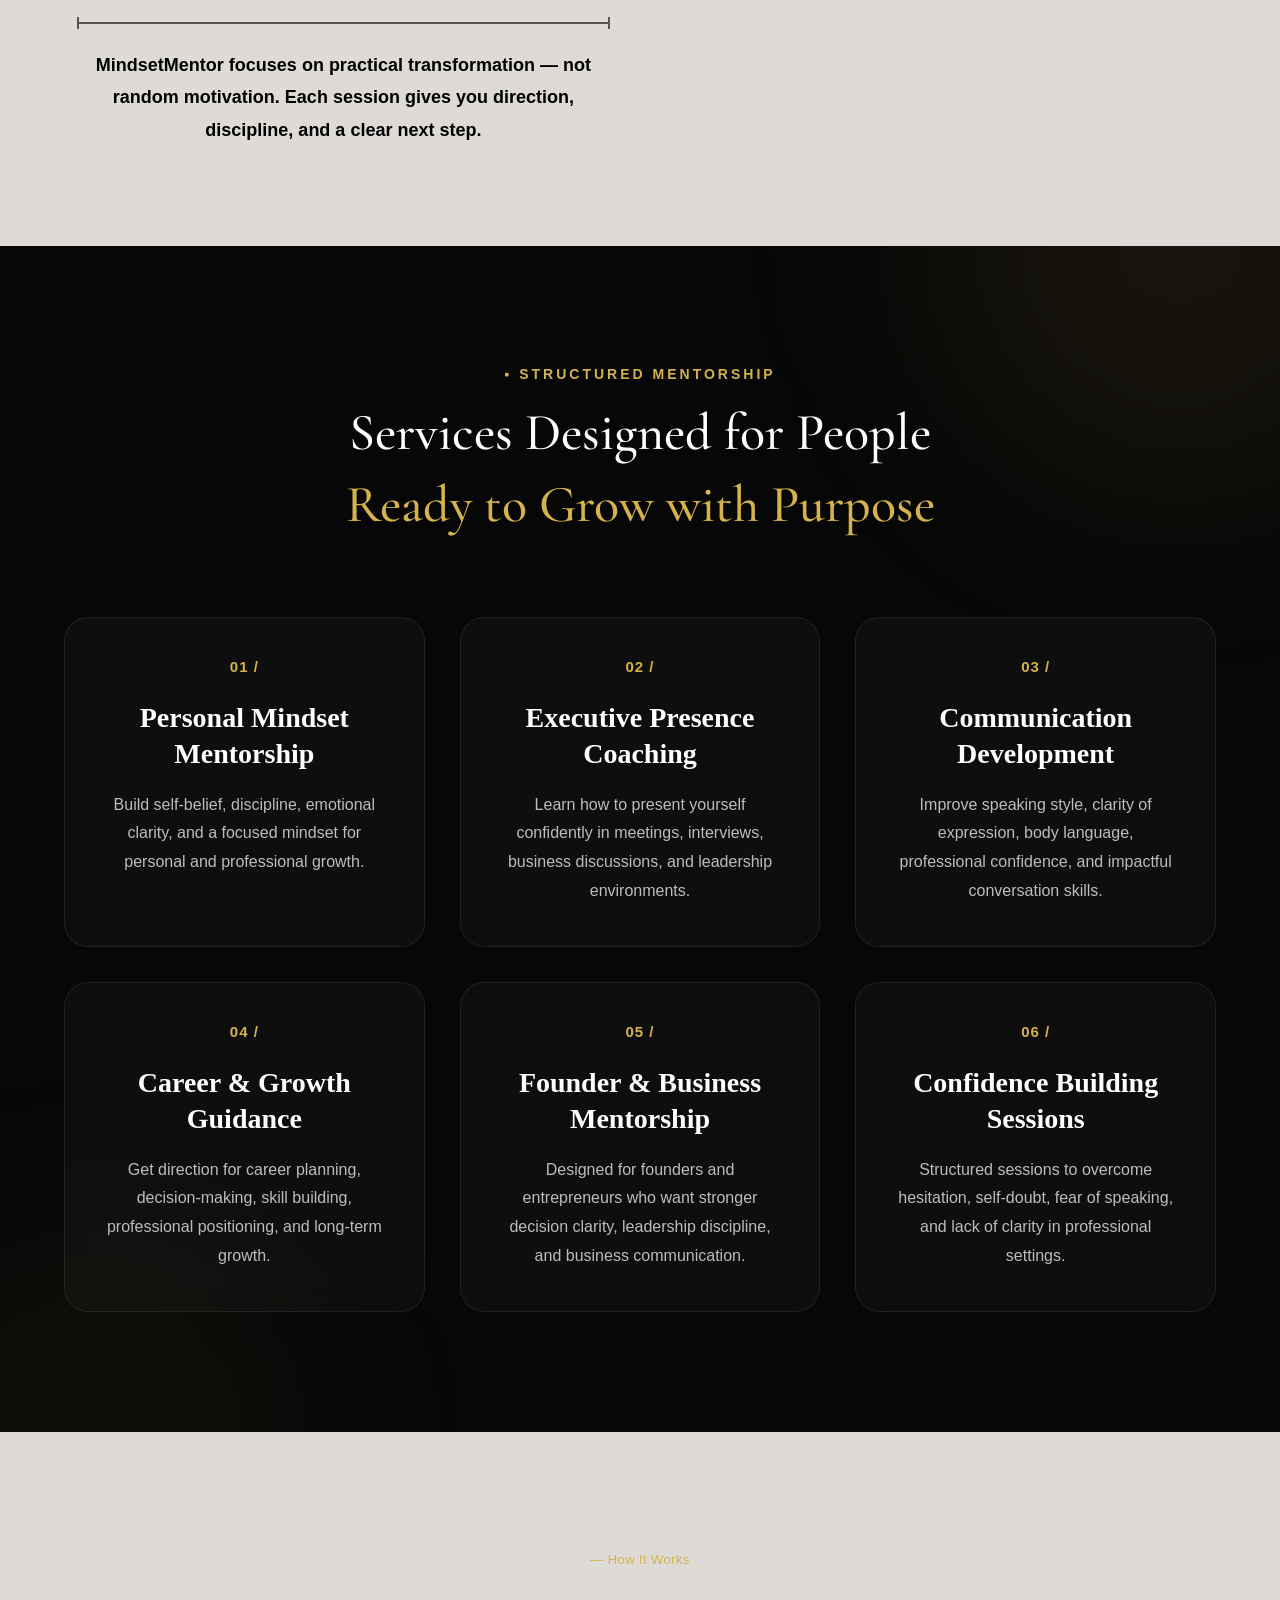
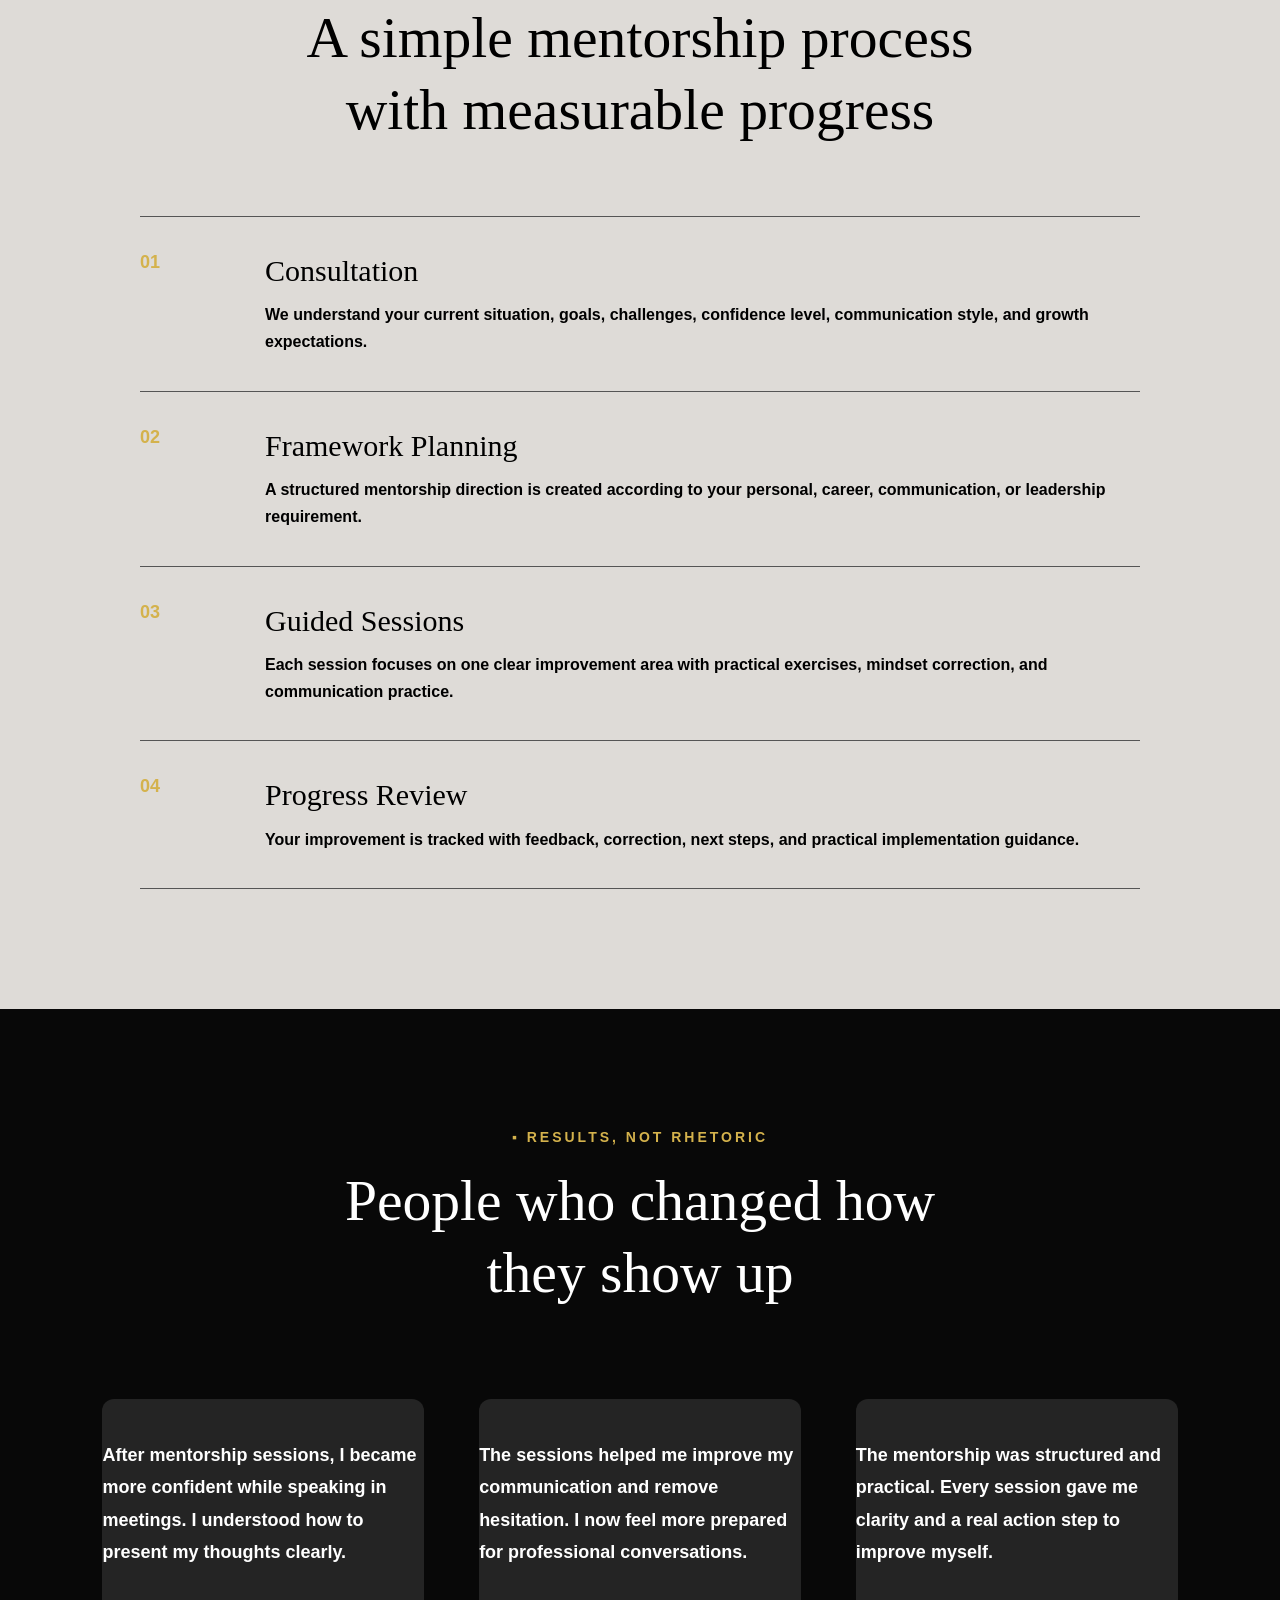
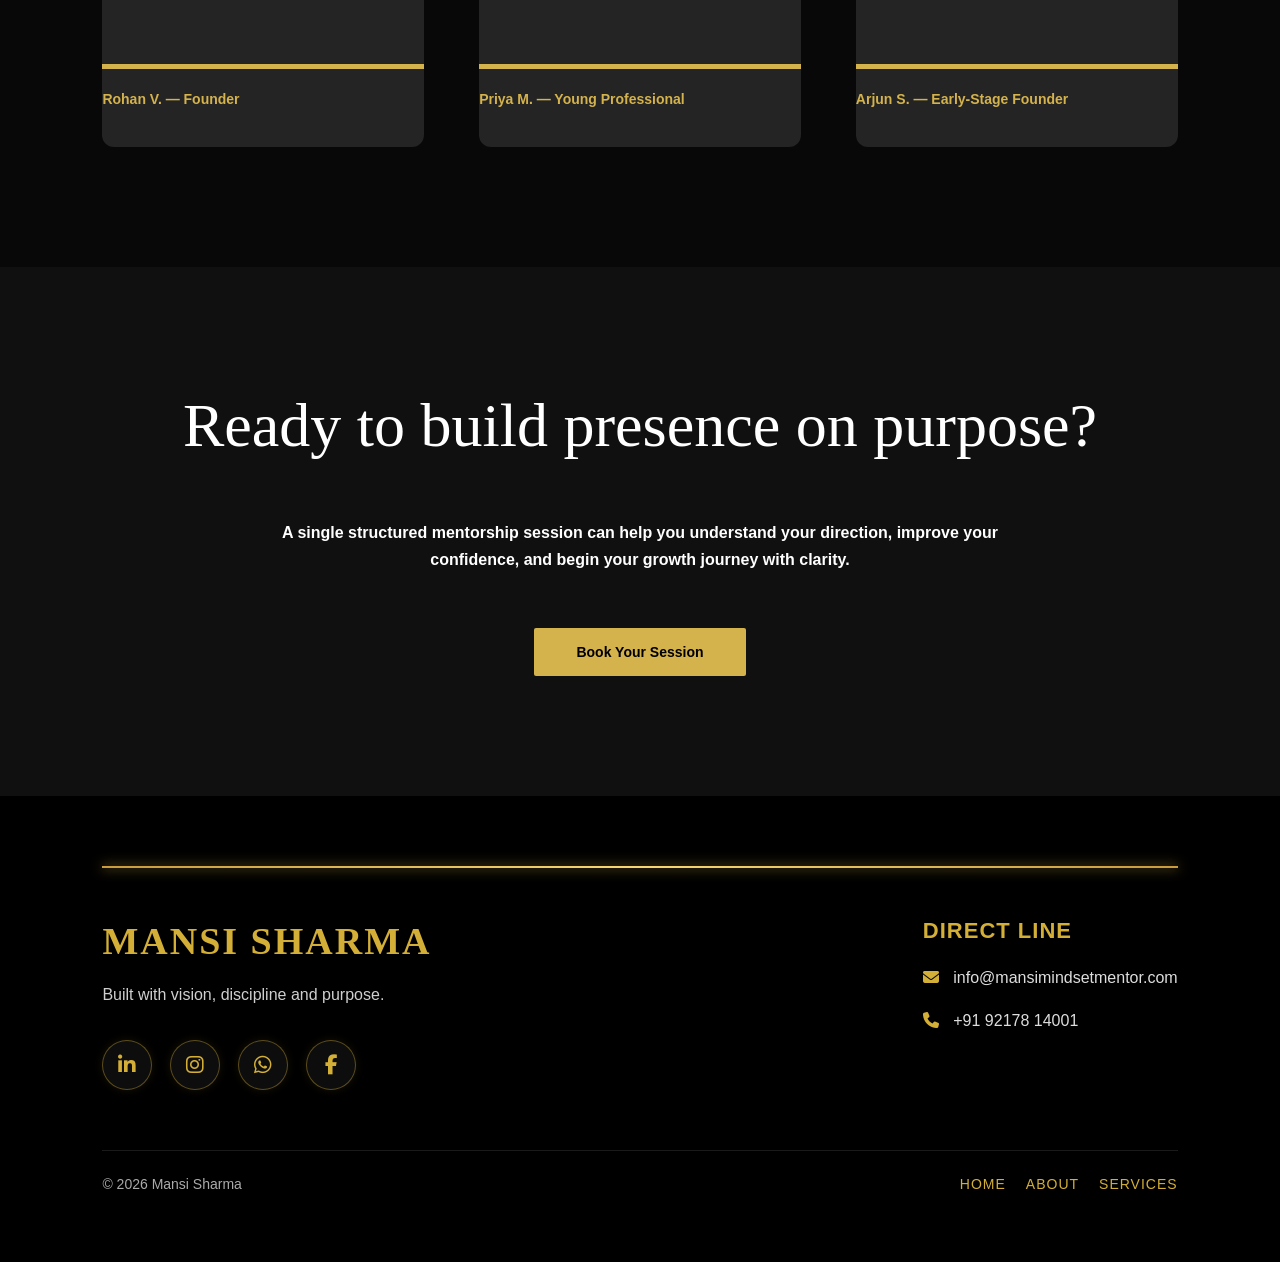
<file: mentorship.html>
<!DOCTYPE html>
<html lang="en">
<head>
  <meta charset="UTF-8" />
  <meta name="viewport" content="width=device-width, initial-scale=1.0" />
  <title>Services | MindsetMentor</title>
  <link href="https://fonts.googleapis.com/css2?family=Cormorant+Garamond:wght@400;500;600&family=Inter:wght@400;500;600;700&display=swap" rel="stylesheet">


<link href="https://fonts.googleapis.com/css2?family=Cormorant+Garamond:wght@400;500;600&family=Inter:wght@300;400;500;600&display=swap" rel="stylesheet">
<link rel="stylesheet" href="css/style.css">
<link rel="stylesheet" href="css/mentorship.css">

<link rel="icon" type="image/png" href="img/favicon.jpeg">

  
</head>

<body>
     <div id="header">
  <header>
    <div class="header-container">

        <a href="index.html" class="logo">
            <img src="img/white-logo.jpeg" alt="Mansi Sharma Logo" class="logo-img">
        </a>

        <div class="menu" onclick="toggleMenu()">
            ☰
        </div>

        <nav id="nav">
            <a href="index.html" class="active">Home</a>
            <a href="about.html">About</a>
            <a href="services.html">Services</a>
            <a href="content.html">Content Strategy</a>
            <a href="mentorship.html">Mentorship</a>
            <a href="media.html">Media & Presence</a>
            <a href="contact.html">Contact</a>
        </nav>

    </div>
</header>

   </div>

  <!-- HERO -->
  <section class="hero">
    <div class="center">
      <div class="label">/ Mentorship Services</div>

      <h1>
        Build presence. Speak clearly.<br>
        Lead with discipline.
      </h1>

      <p>
        MindsetMentor offers structured mentorship for founders, professionals,
        students, and leaders who want clarity, confidence, communication,
        and executive presence with a practical framework.
      </p>

      <div class="hero-buttons">
        <a href="https://wa.me/919560429700" class="btn btn-gold">Book Your Session</a>
        <a href="https://wa.me/919560429700" class="btn btn-light">Explore Services</a>
      </div>
    </div>
  </section>

  <!-- INTRO -->
  <section class="intro">
    <div class="center">
      <div class="label">— Our Framework</div>

      <h2>
        Clarity. Confidence. Communication.<br>
        Personal Growth.
      </h2>

      <p>
        Every mentorship program is designed to help you understand your goals,
        improve your mindset, communicate better, and show up with stronger
        professional presence in interviews, meetings, business rooms, and life.
      </p>

      <div class="line-box">
        <p>
          MindsetMentor focuses on practical transformation — not random motivation.
          Each session gives you direction, discipline, and a clear next step.
        </p>
      </div>
    </div>
  </section>

  <!-- SERVICES -->
<section class="services" id="services">
    <div class="container">

        <div class="label center">▪ Structured Mentorship</div>

        <h2 class="section-title">
            Services Designed for People
            <span>Ready to Grow with Purpose</span>
        </h2>

        <div class="service-grid">

            <div class="service-card">
                <span>01 /</span>
                <h3>Personal Mindset Mentorship</h3>
                <p>
                    Build self-belief, discipline, emotional clarity, and a focused
                    mindset for personal and professional growth.
                </p>
            </div>

            <div class="service-card">
                <span>02 /</span>
                <h3>Executive Presence Coaching</h3>
                <p>
                    Learn how to present yourself confidently in meetings,
                    interviews, business discussions, and leadership environments.
                </p>
            </div>

            <div class="service-card">
                <span>03 /</span>
                <h3>Communication Development</h3>
                <p>
                    Improve speaking style, clarity of expression, body language,
                    professional confidence, and impactful conversation skills.
                </p>
            </div>

            <div class="service-card">
                <span>04 /</span>
                <h3>Career & Growth Guidance</h3>
                <p>
                    Get direction for career planning, decision-making, skill
                    building, professional positioning, and long-term growth.
                </p>
            </div>

            <div class="service-card">
                <span>05 /</span>
                <h3>Founder & Business Mentorship</h3>
                <p>
                    Designed for founders and entrepreneurs who want stronger
                    decision clarity, leadership discipline, and business
                    communication.
                </p>
            </div>

            <div class="service-card">
                <span>06 /</span>
                <h3>Confidence Building Sessions</h3>
                <p>
                    Structured sessions to overcome hesitation, self-doubt,
                    fear of speaking, and lack of clarity in professional settings.
                </p>
            </div>

        </div>

    </div>
</section>

  <!-- PROCESS -->
  <section class="process">
    <div class="center">
      <div class="label">— How It Works</div>
      <h2>A simple mentorship process<br>with measurable progress</h2>
    </div>

    <div class="process-wrap">

      <div class="process-item">
        <div class="process-num">01</div>
        <div>
          <h3>Consultation</h3>
          <p>
            We understand your current situation, goals, challenges, confidence level,
            communication style, and growth expectations.
          </p>
        </div>
      </div>

      <div class="process-item">
        <div class="process-num">02</div>
        <div>
          <h3>Framework Planning</h3>
          <p>
            A structured mentorship direction is created according to your personal,
            career, communication, or leadership requirement.
          </p>
        </div>
      </div>

      <div class="process-item">
        <div class="process-num">03</div>
        <div>
          <h3>Guided Sessions</h3>
          <p>
            Each session focuses on one clear improvement area with practical exercises,
            mindset correction, and communication practice.
          </p>
        </div>
      </div>

      <div class="process-item">
        <div class="process-num">04</div>
        <div>
          <h3>Progress Review</h3>
          <p>
            Your improvement is tracked with feedback, correction, next steps,
            and practical implementation guidance.
          </p>
        </div>
      </div>

    </div>
  </section>

  <!-- RESULTS -->
  <section class="results">
    <div class="label center">▪ Results, Not Rhetoric</div>

    <h2>
      People who changed how<br>
      they show up
    </h2>

    <div class="testimonial-grid">

      <div class="testimonial">
        <p>
          After mentorship sessions, I became more confident while speaking in
          meetings. I understood how to present my thoughts clearly.
        </p>
        <div class="name">Rohan V. — Founder</div>
      </div>

      <div class="testimonial">
        <p>
          The sessions helped me improve my communication and remove hesitation.
          I now feel more prepared for professional conversations.
        </p>
        <div class="name">Priya M. — Young Professional</div>
      </div>

      <div class="testimonial">
        <p>
          The mentorship was structured and practical. Every session gave me
          clarity and a real action step to improve myself.
        </p>
        <div class="name">Arjun S. — Early-Stage Founder</div>
      </div>

    </div>
  </section>

  <!-- CTA -->
  <section class="cta" id="book">
    <h2>Ready to build presence on purpose?</h2>

    <p>
      A single structured mentorship session can help you understand your direction,
      improve your confidence, and begin your growth journey with clarity.
    </p>

    <a href="contact.html" class="btn btn-gold">Book Your Session</a>
  </section>

 <!-- Font Awesome Icons -->
<link rel="stylesheet" href="https://cdnjs.cloudflare.com/ajax/libs/font-awesome/6.5.1/css/all.min.css"/>


  
<div id="footer">
  <footer id="contact">
  <div class="footer-container">

    <div class="footer-line"></div>

    <div class="footer-grid">

      <div class="footer-brand">
        <h2>MANSI SHARMA</h2>

        <p>
          Built with vision, discipline and purpose.
        </p>

        <div class="social-icons">

          <a href="https://www.linkedin.com/" target="_blank">
            <i class="fab fa-linkedin-in"></i>
          </a>

          <a href="https://www.instagram.com/" target="_blank">
            <i class="fab fa-instagram"></i>
          </a>

          <a href="http://wa.me/+919560429700" target="_blank">
            <i class="fab fa-whatsapp"></i>
          </a>
                      <!-- Facebook -->
    <a href="https://www.facebook.com/photo/?fbid=122112456368842835&set=a.122094204950842835&__tn__=%3C" target="_blank">
        <i class="fab fa-facebook-f"></i>
    </a>

        </div>
      </div>

      <div class="contact-info">

        <h4>DIRECT LINE</h4>

        <p>
          <i class="fa-solid fa-envelope"></i>
          mansisharma197@gmail.com
        </p>

        <p>
          <i class="fa-solid fa-phone"></i>
          +91 9560429700
        </p>

      </div>
    </div>

    <div class="bottom-footer">

      <span>
        © 2026 Mansi Sharma
      </span>

      <div class="footer-links">
        <a href="index.html">HOME</a>
        <a href="about.html">ABOUT</a>
        <a href="services.html">SERVICES</a>
      </div>

    </div>

  </div>
</footer>
</div>

<script src="js/include.js"></script>
<script src="js/index.js"></script>


  <script>
fetch("header.html")
.then(res => res.text())
.then(data => {
  document.getElementById("header").innerHTML = data;
});

fetch("footer.html")
.then(res => res.text())
.then(data => {
  document.getElementById("footer").innerHTML = data;
});
</script>


</body>
</html>
</file>
<file: css/about.css>
/* =========================
GLOBAL
========================= */

*{
    margin:0;
    padding:0;
    box-sizing:border-box;
}

body{
    font-family:'Inter',sans-serif;
    color:#222;
    background:#fff;
    overflow-x:hidden;
}

img{
    max-width:100%;
    display:block;
}

h1,h2,h3{
    font-family:'Cormorant Garamond',serif;
}

.about-section{
    width:100%;
}

/* =========================
HERO SECTION
========================= */

.about-top{
    min-height:100vh;
    display:flex;
    align-items:center;
    justify-content:space-between;
    gap:80px;
    padding:120px 8%;
}

.about-left{
    flex:1;
}

.mini-text{
    color:#b38b2d;
    font-size:14px;
    font-weight:600;
    letter-spacing:2px;
    text-transform:uppercase;
}

.about-left h1{
    font-size:78px;
    line-height:1;
    margin:25px 0;
    color:#111;
}

.about-left p {
    font-size: 20px;
    line-height: 1.9;
    max-width: 700px;
    color: #fff;
}
.about-right{
    flex:1;
    display:flex;
    justify-content:center;
}

.shape-box{
    width:100%;
    max-width:450px;
    height:550px;
    overflow:hidden;
    border-radius:25px;
    box-shadow:0 20px 60px rgba(0,0,0,.15);
}

.shape-image{
    width:100%;
    height:100%;
    object-fit:cover;
    transition:.6s;
}

.shape-box:hover .shape-image{
    transform:scale(1.05);
}

/* =========================
CREDENTIALS
========================= */

.credentials-section{
    display:flex;
    align-items:center;
    gap:80px;
    padding:120px 8%;
    background:#fafafa;
}

.credentials-image,
.credentials-content{
    flex:1;
}

.credentials-image img{
    border-radius:20px;
    box-shadow:0 15px 40px rgba(0,0,0,.12);
}

.credentials-content h2{
    font-size:58px;
    line-height:1.2;
    margin:25px 0;
    color:#111;
}

.credentials-content p{
    font-size:18px;
    line-height:1.9;
    color:#555;
    margin-bottom:25px;
}

.divider{
    border-top:2px dashed #c5c5c5;
    margin:35px 0;
}

/* =========================
FRAMEWORK
========================= */

.framework-section{
    background:#0d0d0d;
    color:#fff;
    text-align:center;
    padding:130px 8%;
}

.framework-top{
    display:flex;
    justify-content:center;
    align-items:center;
    gap:25px;
    margin-bottom:50px;
}

.gold-line{
    width:120px;
    height:2px;
    background:#c8a04f;
}

.framework-top span{
    color:#c8a04f;
    text-transform:uppercase;
    letter-spacing:2px;
}

.framework-section h2{
    font-size:65px;
    line-height:1.3;
    max-width:1000px;
    margin:auto;
}

.framework-section h2 span{
    color:#c8a04f;
    font-style:italic;
}

.framework-section p{
    margin:40px auto 0;
    max-width:900px;
    font-size:20px;
    line-height:2;
    color:#ddd;
}

/* =========================
CTA
========================= */

.cta-section{
    display:flex;
    align-items:center;
    justify-content:space-between;
    gap:80px;
    padding:120px 8%;
}

.cta-left{
    flex:1;
}

.cta-left h2{
    font-size:58px;
    line-height:1.2;
    margin-bottom:25px;
}

.cta-left p {
    font-size: 19px;
    line-height: 1.9;
    color: #fff;
}

.cta-right{
    flex:1;
    display:flex;
    flex-direction:column;
    gap:20px;
    align-items:flex-start;
}

.cta-btn{
    background:#111;
    color:#fff;
    text-decoration:none;
    padding:18px 45px;
    border-radius:50px;
    font-size:16px;
    font-weight:600;
    transition:.4s;
}

.cta-btn:hover{
    background:#c8a04f;
    color:#111;
    transform:translateY(-4px);
}

/* =========================
TABLET
========================= */

@media(max-width:992px){

    .about-top,
    .credentials-section,
    .cta-section{
        flex-direction:column;
        text-align:center;
    }

    .about-left h1{
        font-size:60px;
    }

    .credentials-content h2,
    .cta-left h2{
        font-size:46px;
    }

    .framework-section h2{
        font-size:48px;
    }

    .cta-right{
        align-items:center;
    }

    .shape-box{
        max-width:400px;
        height:500px;
    }
}

/* =========================
MOBILE
========================= */

@media(max-width:768px){

    .about-top,
    .credentials-section,
    .framework-section,
    .cta-section{
        padding:80px 20px;
    }

    .about-left h1{
        font-size:42px;
    }

    .credentials-content h2,
    .cta-left h2,
    .framework-section h2{
        font-size:34px;
    }

    .about-left p,
    .credentials-content p,
    .framework-section p,
    .cta-left p{
        font-size:16px;
        line-height:1.8;
    }

    .shape-box{
        height:420px;
    }

    .gold-line{
        width:60px;
    }

    .cta-btn{
        width:100%;
        text-align:center;
    }
}

/* =========================
SMALL MOBILE
========================= */

@media(max-width:480px){

    .about-left h1{
        font-size:36px;
    }

    .credentials-content h2,
    .cta-left h2,
    .framework-section h2{
        font-size:28px;
    }

    .shape-box{
        height:350px;
    }

    .framework-top{
        gap:12px;
    }
}
</file>
<file: css/style.css>
/* ==========================
   GLOBAL
========================== */

*{
    margin:0;
    padding:0;
    box-sizing:border-box;
}

html{
    scroll-behavior:smooth;
}

body{
    font-family:'Inter',sans-serif;
    background:#0d0d0d;
    color:#fff;
}

a{
    text-decoration:none;
    color:inherit;
}

/* ==========================
   HEADER
========================== */

header{
    position:sticky;
    top:0;
    z-index:9999;
    background:#0b0b0b;
    border-bottom:1px solid rgba(255,255,255,0.08);
    backdrop-filter:blur(10px);
}

.header-container{
    max-width:1400px;
    margin:auto;
    padding:14px 40px;
    display:flex;
    justify-content:space-between;
    align-items:center;
}

/* Logo */

.logo{
    display:flex;
    align-items:center;
    flex-shrink:0;
}

.logo-img{
    width:150px;
    height:auto;
    display:block;
    transition:.3s;
}

.logo-img:hover{
    transform:scale(1.03);
}

/* Navigation */

nav{
    display:flex;
    align-items:center;
    gap:22px;
}

nav a{
    font-size:14px;
    font-weight:500;
    color:#fff;
    position:relative;
    transition:.3s;
    white-space:nowrap;
}

nav a::after{
    content:'';
    position:absolute;
    left:0;
    bottom:-6px;
    width:0;
    height:2px;
    background:#c9a947;
    transition:.3s;
}

nav a:hover,
nav a.active{
    color:#c9a947;
}

nav a:hover::after,
nav a.active::after{
    width:100%;
}

/* Menu Icon */

.menu{
    display:none;
    font-size:30px;
    cursor:pointer;
    color:#fff;
    transition:.3s;
}

.menu:hover{
    color:#c9a947;
}

/* ==========================
   LARGE LAPTOP
========================== */

@media(max-width:1200px){

    .header-container{
        padding:14px 25px;
    }

    .logo-img{
        width:130px;
    }

    nav{
        gap:18px;
    }

    nav a{
        font-size:13px;
    }
}

/* ==========================
   TABLET
========================== */

@media(max-width:992px){

    .logo-img{
        width:120px;
    }

    nav{
        gap:14px;
    }

    nav a{
        font-size:12px;
    }
}

/* ==========================
   MOBILE MENU
========================== */

@media(max-width:768px){

    .header-container{
        padding:15px 20px;
    }

    .logo-img{
        width:110px;
    }

    .menu{
        display:block;
    }

    nav{
        position:absolute;
        top:100%;
        left:0;
        width:100%;
        background:#111;
        display:flex;
        flex-direction:column;
        align-items:center;
        gap:0;

        max-height:0;
        overflow:hidden;

        transition:max-height .4s ease;
        border-top:1px solid rgba(255,255,255,.08);
    }

    nav.show{
        max-height:500px;
    }

    nav a{
        width:100%;
        text-align:center;
        padding:18px 15px;
        border-bottom:1px solid rgba(255,255,255,.05);
        font-size:15px;
    }

    nav a::after{
        display:none;
    }
}

/* ==========================
   SMALL MOBILE
========================== */

@media(max-width:480px){

    .header-container{
        padding:12px 15px;
    }

    .logo-img{
        width:95px;
    }

    .menu{
        font-size:28px;
    }

    nav a{
        font-size:14px;
        padding:16px;
    }
}

/* =========================
HERO SECTION
========================= */

.hero{
max-width:1400px;
margin:auto;
min-height:90vh;
padding:80px 6%;
display:grid;
grid-template-columns:1fr 1fr;
gap:60px;
align-items:center;
}

.small{
color:var(--gold);
font-size:14px;
letter-spacing:1px;
margin-bottom:25px;
}

.small::before{
content:"/";
margin-right:10px;
}

.hero h1{
font-family:"Cormorant Garamond",serif;
font-size:64px;
line-height:1.15;
font-weight:500;
margin-bottom:25px;
}

.hero p{
font-size:18px;
line-height:1.8;
color:#d6d6d6;
max-width:650px;
}

.btn-row{
display:flex;
gap:16px;
margin-top:35px;
flex-wrap:wrap;
}

.btn{
padding:16px 32px;
border-radius:6px;
transition:.3s;
}

.btn.gold{
background:var(--gold);
color:#000;
}

.btn.light{
background:#fff;
color:#000;
}

.btn:hover{
transform:translateY(-3px);
}

.hero-img img{
width:100%;
height:auto;
max-height:700px;
object-fit:cover;
border-radius:12px;
}

/* =========================
INTRO SECTION
========================= */

.intro {
    background: var(--cream);
    color: #fff;
    padding: 100px 6%;
    display: grid;
    grid-template-columns: 1fr 1fr;
    gap: 60px;
    align-items: center;
}

.label{
font-size:14px;
color:#666;
margin-bottom:20px;
}

.intro h2,
.services h2,
.proof h2{
font-family:"Cormorant Garamond",serif;
font-size:52px;
line-height:1.2;
font-weight:500;
}

.intro p{
margin-top:25px;
font-size:18px;
line-height:1.8;
}

.bar{
height:8px;
background:#d4d4d4;
border-radius:20px;
margin:35px 0;
}

.intro-img img{
width:100%;
height:auto;
max-height:550px;
object-fit:cover;
border-radius:12px;
}

/* =========================
SERVICES
========================= */

.services{
background:#f4f1ed;
color:#000;
padding:100px 6%;
text-align:center;
}

.cards{
margin-top:60px;
display:grid;
grid-template-columns:repeat(3,1fr);
gap:25px;
}

.card{
background:#fff;
padding:35px;
border-radius:12px;
box-shadow:0 10px 30px rgba(0,0,0,.08);
text-align:left;
transition:.3s;
}

.card:hover{
transform:translateY(-5px);
}

.card h3{
font-family:"Cormorant Garamond",serif;
font-size:30px;
color:#000;
margin-bottom:20px;
}

.card p{
margin-top:0;
font-size:16px;
color:#555;
line-height:1.8;
}

/* =========================
TESTIMONIALS
========================= */

.proof{
padding:100px 6%;
text-align:center;
}

.proof .label{
color:var(--gold);
}

.testimonials{
display:grid;
grid-template-columns:repeat(2,1fr);
gap:25px;
margin:60px 0;
}

.testimonial{
background:#242424;
padding:35px;
border-radius:12px;
text-align:left;
}

.testimonial p{
font-size:18px;
line-height:1.8;
}

.testimonial span{
display:block;
margin-top:25px;
color:var(--gold);
font-size:14px;
}

.dots{
color:var(--gold);
letter-spacing:8px;
margin:30px 0;
}

.proof-text{
max-width:750px;
margin:auto;
line-height:1.8;
font-size:17px;
}

/* =========================
TABLET
========================= */

@media(max-width:992px){


.hero,
.intro{
    grid-template-columns:1fr;
    text-align:center;
}

.hero h1{
    font-size:52px;
}

.intro h2,
.services h2,
.proof h2{
    font-size:42px;
}

.cards{
    grid-template-columns:1fr 1fr;
}

.testimonials{
    grid-template-columns:1fr;
}

.btn-row{
    justify-content:center;
}


}

/* =========================
MOBILE
========================= */

@media(max-width:768px){


.hero,
.intro,
.services,
.proof{
    padding:70px 20px;
}

.hero h1{
    font-size:38px;
}

.hero p{
    font-size:16px;
}

.intro h2,
.services h2,
.proof h2{
    font-size:34px;
}

.cards{
    grid-template-columns:1fr;
}

.btn-row{
    flex-direction:column;
    align-items:center;
}

.btn{
    width:100%;
    max-width:280px;
    text-align:center;
}


}

/* =========================
SMALL MOBILE
========================= */

@media(max-width:480px){


.hero h1{
    font-size:30px;
}

.intro h2,
.services h2,
.proof h2{
    font-size:28px;
}

.hero p,
.intro p,
.proof-text{
    font-size:15px;
}


}


/* ===========================
   FOOTER STYLING
=========================== */

#contact{
  background: #000;
  color: #fff;
  padding: 70px 8%;
  font-family: 'Poppins', sans-serif;
  position: relative;
  overflow: hidden;
}

/* Golden top line */
.footer-line{
  width: 100%;
  height: 2px;
  background: linear-gradient(to right,#c89b3c,#f7d774,#c89b3c);
  margin-bottom: 50px;
  box-shadow: 0 0 12px #d4af37;
}

/* Grid Layout */
.footer-grid{
  display: flex;
  justify-content: space-between;
  gap: 50px;
  flex-wrap: wrap;
}

/* Brand */
.footer-brand h2{
  font-size: 38px;
  color: #d4af37;
  margin-bottom: 15px;
  letter-spacing: 2px;
  font-weight: 700;
}

.footer-brand p{
  max-width: 450px;
  color: #cfcfcf;
  line-height: 1.8;
  font-size: 16px;
}

/* Contact */
.contact-info h4{
  color: #d4af37;
  font-size: 22px;
  margin-bottom: 20px;
  letter-spacing: 1px;
}

.contact-info p{
  margin-bottom: 15px;
  color: #ddd;
  font-size: 16px;
}

.contact-info i{
  color: #d4af37;
  margin-right: 10px;
}

/* Social Icons */
.social-icons{
  margin-top: 30px;
  display: flex;
  gap: 18px;
}

.social-icons a{
  width: 50px;
  height: 50px;
  background: rgba(255,255,255,0.05);
  border: 1px solid rgba(212,175,55,0.4);
  display: flex;
  align-items: center;
  justify-content: center;
  border-radius: 50%;
  color: #d4af37;
  font-size: 20px;
  text-decoration: none;
  transition: 0.4s ease;
  box-shadow: 0 0 10px rgba(212,175,55,0.1);
}

.social-icons a:hover{
  background: #d4af37;
  color: #000;
  transform: translateY(-5px) scale(1.08);
  box-shadow: 0 0 20px #d4af37;
}

/* Bottom Footer */
.bottom-footer{
  margin-top: 60px;
  padding-top: 25px;
  border-top: 1px solid rgba(255,255,255,0.1);

  display: flex;
  justify-content: space-between;
  align-items: center;
  flex-wrap: wrap;
  gap: 20px;
}

.bottom-footer span{
  color: #aaa;
  font-size: 14px;
}

/* Footer Links */
.footer-links{
  display: flex;
  gap: 20px;
  flex-wrap: wrap;
}

.footer-links a{
  text-decoration: none;
  color: #d4af37;
  font-size: 14px;
  transition: 0.3s;
  letter-spacing: 1px;
}

.footer-links a:hover{
  color: #fff;
  text-shadow: 0 0 10px #d4af37;
}

/* Responsive */
@media(max-width:768px){

  .footer-grid{
    flex-direction: column;
  }

  .bottom-footer{
    flex-direction: column;
    text-align: center;
  }

  .footer-brand h2{
    font-size: 30px;
  }

}
</file>
<file: css/contact.css>
/* HERO */
.hero{
  min-height:70vh;
  background:#0c0c0c;
  display:flex;
  align-items:center;
  justify-content:center;
  text-align:center;
}
.hero h1{
  font-size:clamp(42px,6vw,78px);
  margin-bottom:55px;
}
.hero p{
  max-width:850px;
  margin:auto;
}

/* CONTACT */
.contact{
  background:#dedbd7;
  color:#000;
}
.contact-wrap{
  max-width:1250px;
  margin:auto;
  display:grid;
  grid-template-columns:1fr 1fr;
  gap:70px;
  align-items:start;
}
.contact-info h2{
  font-size:clamp(34px,4vw,58px);
  margin-bottom:45px;
}
.info-box{
  border-top:2px solid #555;
  padding:28px 0;
}
.info-box h3{
  font-size:26px;
  margin-bottom:12px;
}
.info-box a{
  color:#000;
  text-decoration:none;
  font-weight:700;
}

/* FORM */
.form-box{
  background:#0d0d0d;
  padding:45px;
  color:#fff;
  box-shadow:0 30px 70px rgba(0,0,0,.25);
}
.form-box h3{
  font-size:34px;
  margin-bottom:30px;
}
.input-group{
  margin-bottom:22px;
}
.input-group label{
  display:block;
  font-size:13px;
  color:#d1ad43;
  margin-bottom:10px;
}
.input-group input,
.input-group textarea,
.input-group select{
  width:100%;
  padding:16px;
  background:#151515;
  border:1px solid #333;
  color:#fff;
  outline:none;
  font-size:15px;
}
.input-group textarea{
  height:140px;
  resize:none;
}

/* CTA */
.cta{
  background:#101010;
  text-align:center;
}
.cta h2{
  font-size:clamp(34px,4vw,60px);
  margin-bottom:45px;
}
.cta p{
  max-width:750px;
  margin:0 auto 50px;
}
.cta-line{
  width:180px;
  height:4px;
  background:#d1ad43;
  margin:0 auto 55px;
}

/* RESPONSIVE */
@media(max-width:900px){
  section{padding:85px 6%}
  .contact-wrap{grid-template-columns:1fr}
}
@media(max-width:600px){
  section{padding:70px 5%}
  .hero{min-height:60vh}
  .hero h1{font-size:38px}
  p{font-size:14px}
  .form-box{padding:30px 22px}
  .btn{width:100%}
}
</file>
<file: css/mentorship.css>
* {
      margin: 0;
      padding: 0;
      box-sizing: border-box;
    }

    body {
      font-family: Arial, sans-serif;
      background: #0c0c0c;
      color: #fff;
      overflow-x: hidden;
    }

    h1, h2, h3 {
      font-family: Georgia, "Times New Roman", serif;
      font-weight: 400;
      line-height: 1.25;
    }

    p {
      line-height: 1.7;
      font-size: 16px;
    }

    .gold {
      color: #d4b24c;
    }

    .btn {
      display: inline-block;
      padding: 16px 42px;
      border-radius: 2px;
      text-decoration: none;
      font-size: 14px;
      font-weight: 600;
      transition: 0.4s ease;
    }

    .btn-gold {
      background: #d4b24c;
      color: #000;
    }

    .btn-light {
      background: #e8e4df;
      color: #000;
    }

    .btn:hover {
      transform: translateY(-4px);
      box-shadow: 0 15px 40px rgba(212, 178, 76, 0.25);
    }

    section {
      padding: 120px 8%;
    }

    .center {
      text-align: center;
      max-width: 900px;
      margin: auto;
    }

    .label {
      color: #d4b24c;
      font-size: 13px;
      margin-bottom: 35px;
      letter-spacing: 0.4px;
    }

    /* HERO */
    .hero {
      min-height: 92vh;
      background: #0c0c0c;
      display: flex;
      align-items: center;
      justify-content: center;
      text-align: center;
      position: relative;
    }

    .hero h1 {
      font-size: clamp(42px, 6vw, 78px);
      margin-bottom: 90px;
    }

    .hero p {
      max-width: 780px;
      margin: 0 auto 55px;
      font-weight: 600;
    }

    .hero-buttons {
      display: flex;
      justify-content: center;
      gap: 18px;
      flex-wrap: wrap;
    }

    /* INTRO */
    .intro {
      background: #dedbd7;
      color: #000;
      text-align: center;
    }

    .intro .label {
      color: #666;
    }

    .intro h2 {
      font-size: clamp(34px, 4.5vw, 58px);
      margin-bottom: 38px;
    }

    .intro p {
      max-width: 900px;
      margin: auto;
      font-weight: 600;
    }

    .line-box {
      max-width: 900px;
      margin: 90px auto 0;
      border-top: 2px solid #555;
      padding-top: 25px;
      position: relative;
    }

    .line-box:before,
    .line-box:after {
      content: "";
      width: 2px;
      height: 12px;
      background: #555;
      position: absolute;
      top: -7px;
    }

    .line-box:before {
      left: 0;
    }

    .line-box:after {
      right: 0;
    }

   /* =========================
   SERVICES SECTION
========================= */

.services {
    background: #070707;
    padding: 120px 5%;
    position: relative;
    overflow: hidden;
}

.services::before {
    content: "";
    position: absolute;
    width: 500px;
    height: 500px;
    background: rgba(212, 178, 76, 0.08);
    border-radius: 50%;
    top: -250px;
    right: -150px;
    filter: blur(100px);
}

.services::after {
    content: "";
    position: absolute;
    width: 400px;
    height: 400px;
    background: rgba(212, 178, 76, 0.05);
    border-radius: 50%;
    bottom: -200px;
    left: -100px;
    filter: blur(100px);
}

.services .container {
    max-width: 1300px;
    margin: auto;
    position: relative;
    z-index: 2;
}

.label.center {
    text-align: center;
    color: #d4b24c;
    font-size: 14px;
    letter-spacing: 3px;
    text-transform: uppercase;
    margin-bottom: 20px;
    font-weight: 600;
}

.section-title {
    text-align: center;
    color: #ffffff;
    font-size: clamp(2.2rem, 5vw, 4.5rem);
    line-height: 1.15;
    font-weight: 700;
    margin-bottom: 80px;
}

.section-title span {
    display: block;
    color: #d4b24c;
    margin-top: 10px;
}

/* Grid */

.service-grid {
    display: grid;
    grid-template-columns: repeat(3, 1fr);
    gap: 35px;
}

/* Card */

.service-card {
    background: rgba(255,255,255,0.03);
    backdrop-filter: blur(15px);
    border: 1px solid rgba(255,255,255,0.08);
    border-radius: 24px;
    padding: 40px;
    transition: all 0.4s ease;
    position: relative;
    overflow: hidden;
    min-height: 320px;
}

.service-card::before {
    content: "";
    position: absolute;
    inset: 0;
    background: linear-gradient(
        135deg,
        rgba(212,178,76,0.12),
        transparent
    );
    opacity: 0;
    transition: 0.4s;
}

.service-card:hover::before {
    opacity: 1;
}

.service-card:hover {
    transform: translateY(-12px);
    border-color: rgba(212,178,76,0.5);
    box-shadow: 0 25px 60px rgba(212,178,76,0.15);
}

.service-card span {
    display: inline-block;
    color: #d4b24c;
    font-size: 15px;
    font-weight: 700;
    letter-spacing: 1px;
    margin-bottom: 25px;
}

.service-card h3 {
    color: #fff;
    font-size: 28px;
    line-height: 1.3;
    margin-bottom: 18px;
    font-weight: 600;
}

.service-card p {
    color: #bdbdbd;
    font-size: 16px;
    line-height: 1.8;
    font-weight: 400;
}

/* =========================
   RESPONSIVE
========================= */

@media (max-width: 1100px) {

    .service-grid {
        grid-template-columns: repeat(2, 1fr);
    }

    .service-card {
        min-height: auto;
    }
}

@media (max-width: 768px) {

    .services {
        padding: 90px 20px;
    }

    .section-title {
        margin-bottom: 60px;
    }

    .service-grid {
        grid-template-columns: 1fr;
        gap: 25px;
    }

    .service-card {
        padding: 30px;
    }

    .service-card h3 {
        font-size: 24px;
    }

    .service-card p {
        font-size: 15px;
    }
}

@media (max-width: 480px) {

    .section-title {
        font-size: 2rem;
    }

    .service-card {
        padding: 25px;
        border-radius: 18px;
    }

    .service-card h3 {
        font-size: 22px;
    }
}

    /* PROCESS */
    .process {
      background: #dedbd7;
      color: #000;
    }

    .process h2 {
      font-size: clamp(34px, 4.5vw, 58px);
      margin-bottom: 70px;
      text-align: center;
    }

    .process-wrap {
      max-width: 1000px;
      margin: auto;
    }

    .process-item {
      display: grid;
      grid-template-columns: 90px 1fr;
      gap: 35px;
      padding: 35px 0;
      border-top: 1px solid #555;
    }

    .process-item:last-child {
      border-bottom: 1px solid #555;
    }

    .process-num {
      color: #d4b24c;
      font-weight: 700;
      font-size: 18px;
    }

    .process-item h3 {
      font-size: 30px;
      margin-bottom: 12px;
    }

    .process-item p {
      font-weight: 600;
    }

    /* TESTIMONIAL */
    .results {
      background: #080808;
    }

    .results h2 {
      font-size: clamp(34px, 4.5vw, 58px);
      text-align: center;
      margin-bottom: 90px;
    }

    .testimonial-grid {
      display: grid;
      grid-template-columns: repeat(3, 1fr);
      gap: 55px;
      max-width: 1250px;
      margin: auto;
    }

    .testimonial {
      padding: 40px 0;
    }

    .testimonial p {
      font-weight: 600;
      margin-bottom: 95px;
    }

    .testimonial .name {
      border-top: 5px solid #d4b24c;
      padding-top: 22px;
      font-size: 14px;
      color: #d4b24c;
      font-weight: 600;
    }

    /* CTA */
    .cta {
      background: #101010;
      text-align: center;
    }

    .cta h2 {
      font-size: clamp(36px, 5vw, 62px);
      margin-bottom: 55px;
    }

    .cta p {
      max-width: 780px;
      margin: 0 auto 55px;
      font-weight: 600;
    }

    /* RESPONSIVE */
    @media (max-width: 992px) {
      section {
        padding: 90px 6%;
      }

      .service-grid,
      .testimonial-grid {
        grid-template-columns: 1fr;
        gap: 35px;
      }

      .hero h1 {
        margin-bottom: 55px;
      }
    }

    @media (max-width: 600px) {
      section {
        padding: 75px 5%;
      }

      .hero {
        min-height: 85vh;
      }

      .hero h1 {
        font-size: 38px;
      }

      .hero p,
      .intro p,
      .cta p {
        font-size: 14px;
      }

      .btn {
        width: 100%;
        text-align: center;
      }

      .hero-buttons {
        width: 100%;
      }

      .process-item {
        grid-template-columns: 1fr;
        gap: 12px;
      }

      .service-card {
        padding: 35px 25px;
      }

      .service-card h3,
      .process-item h3 {
        font-size: 26px;
      }

      .testimonial p {
        margin-bottom: 55px;
      }
    }
</file>
